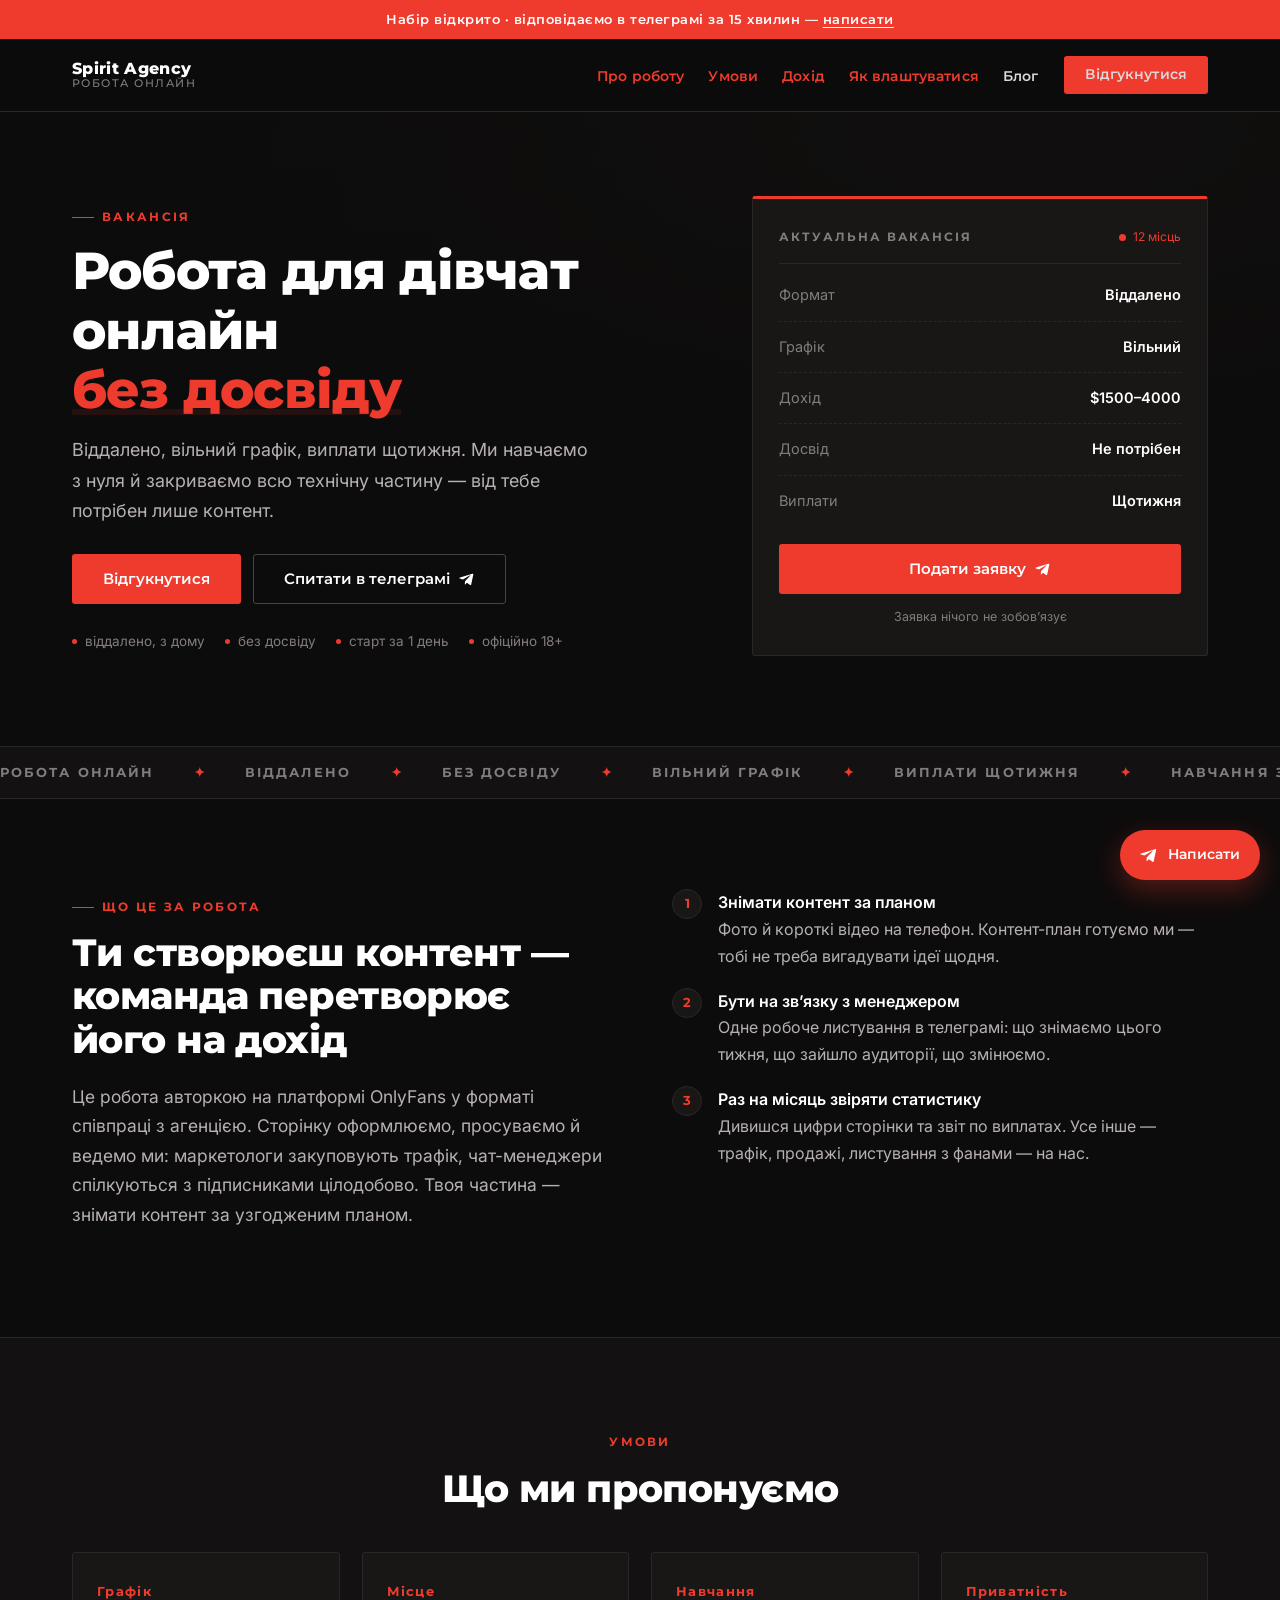
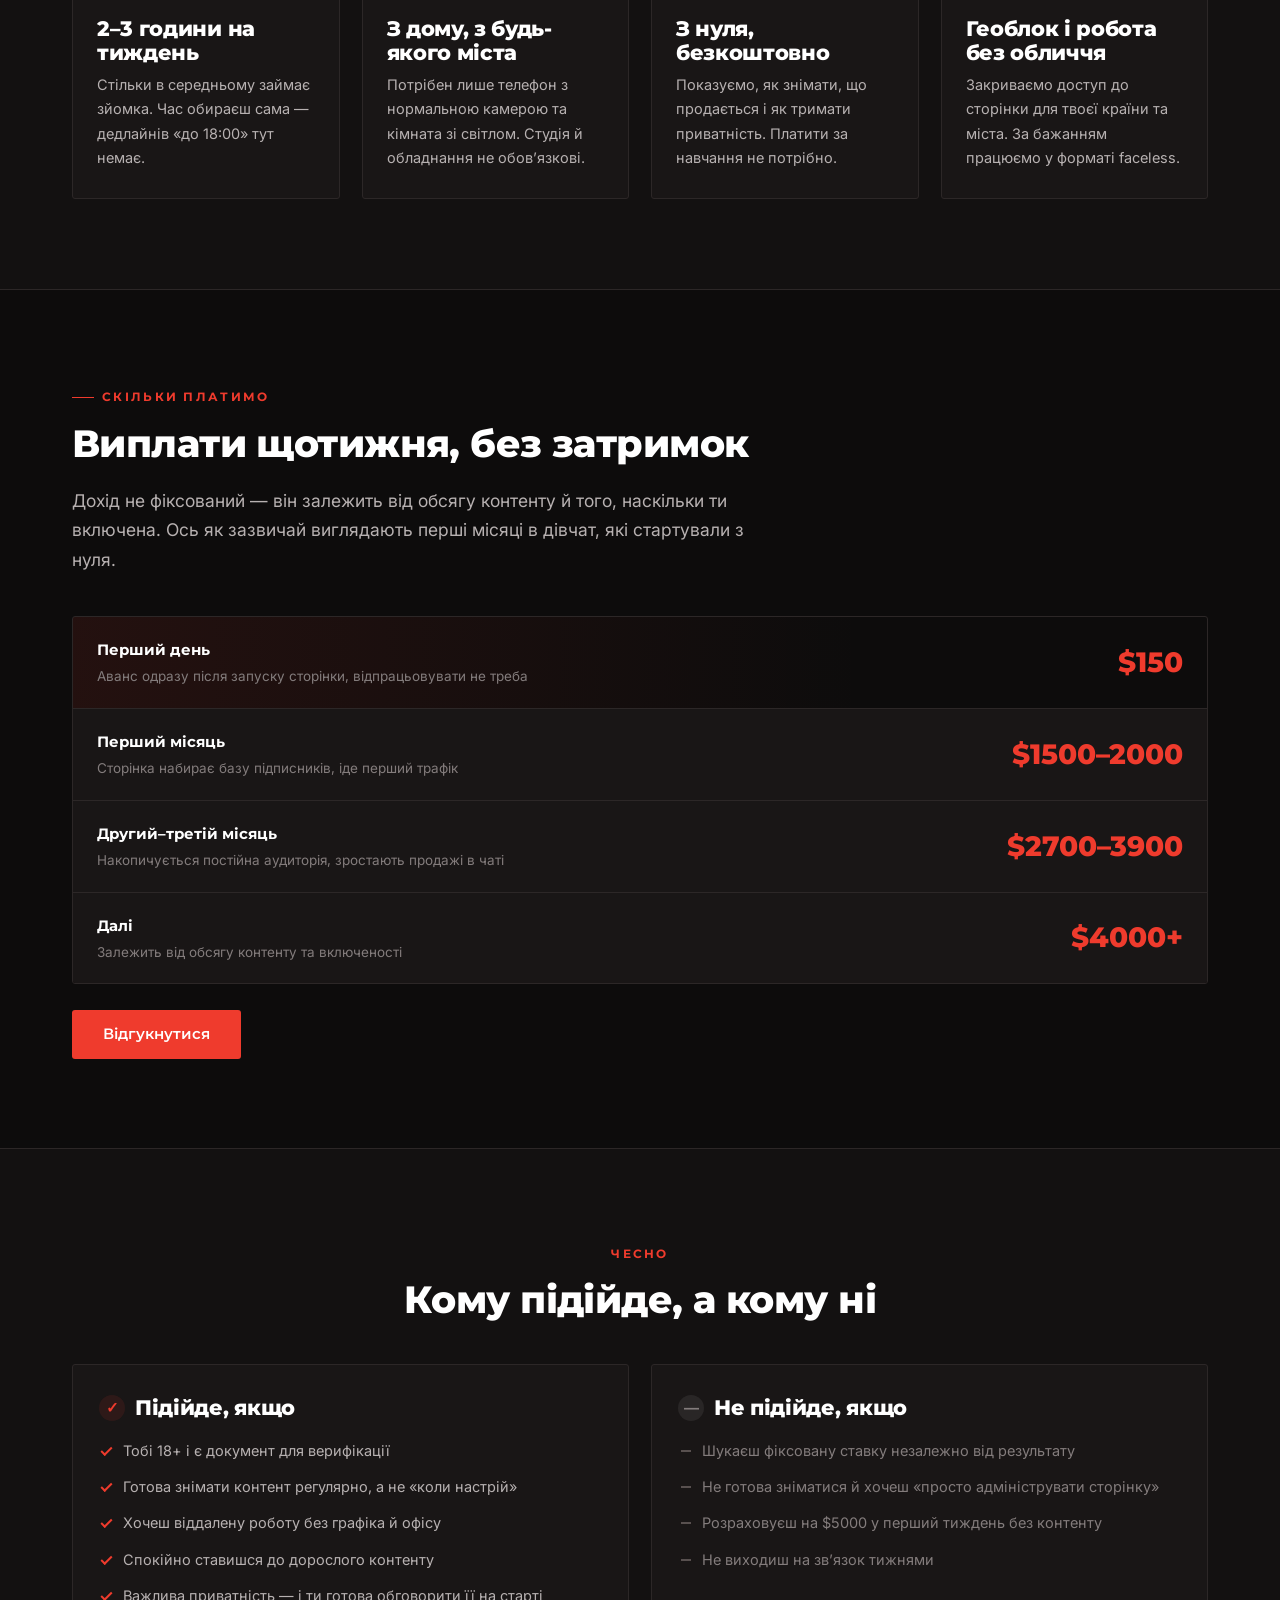
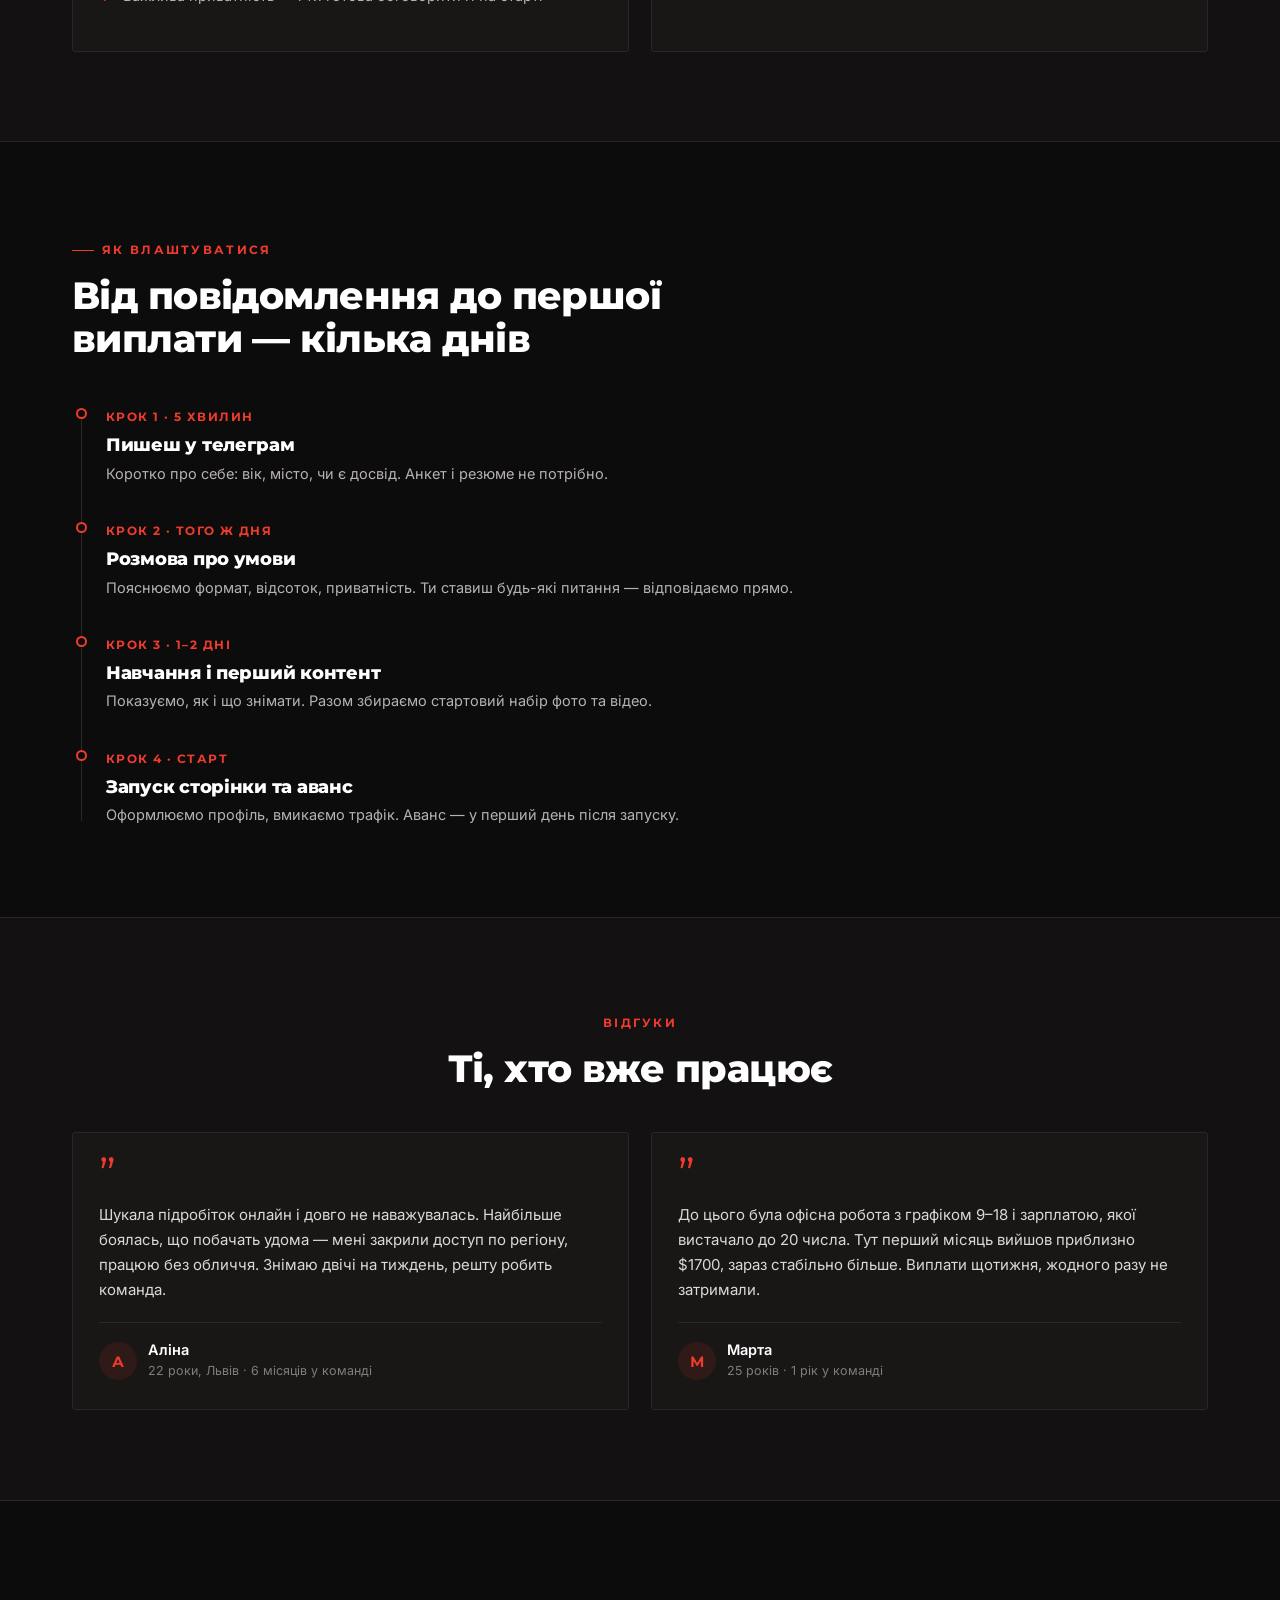
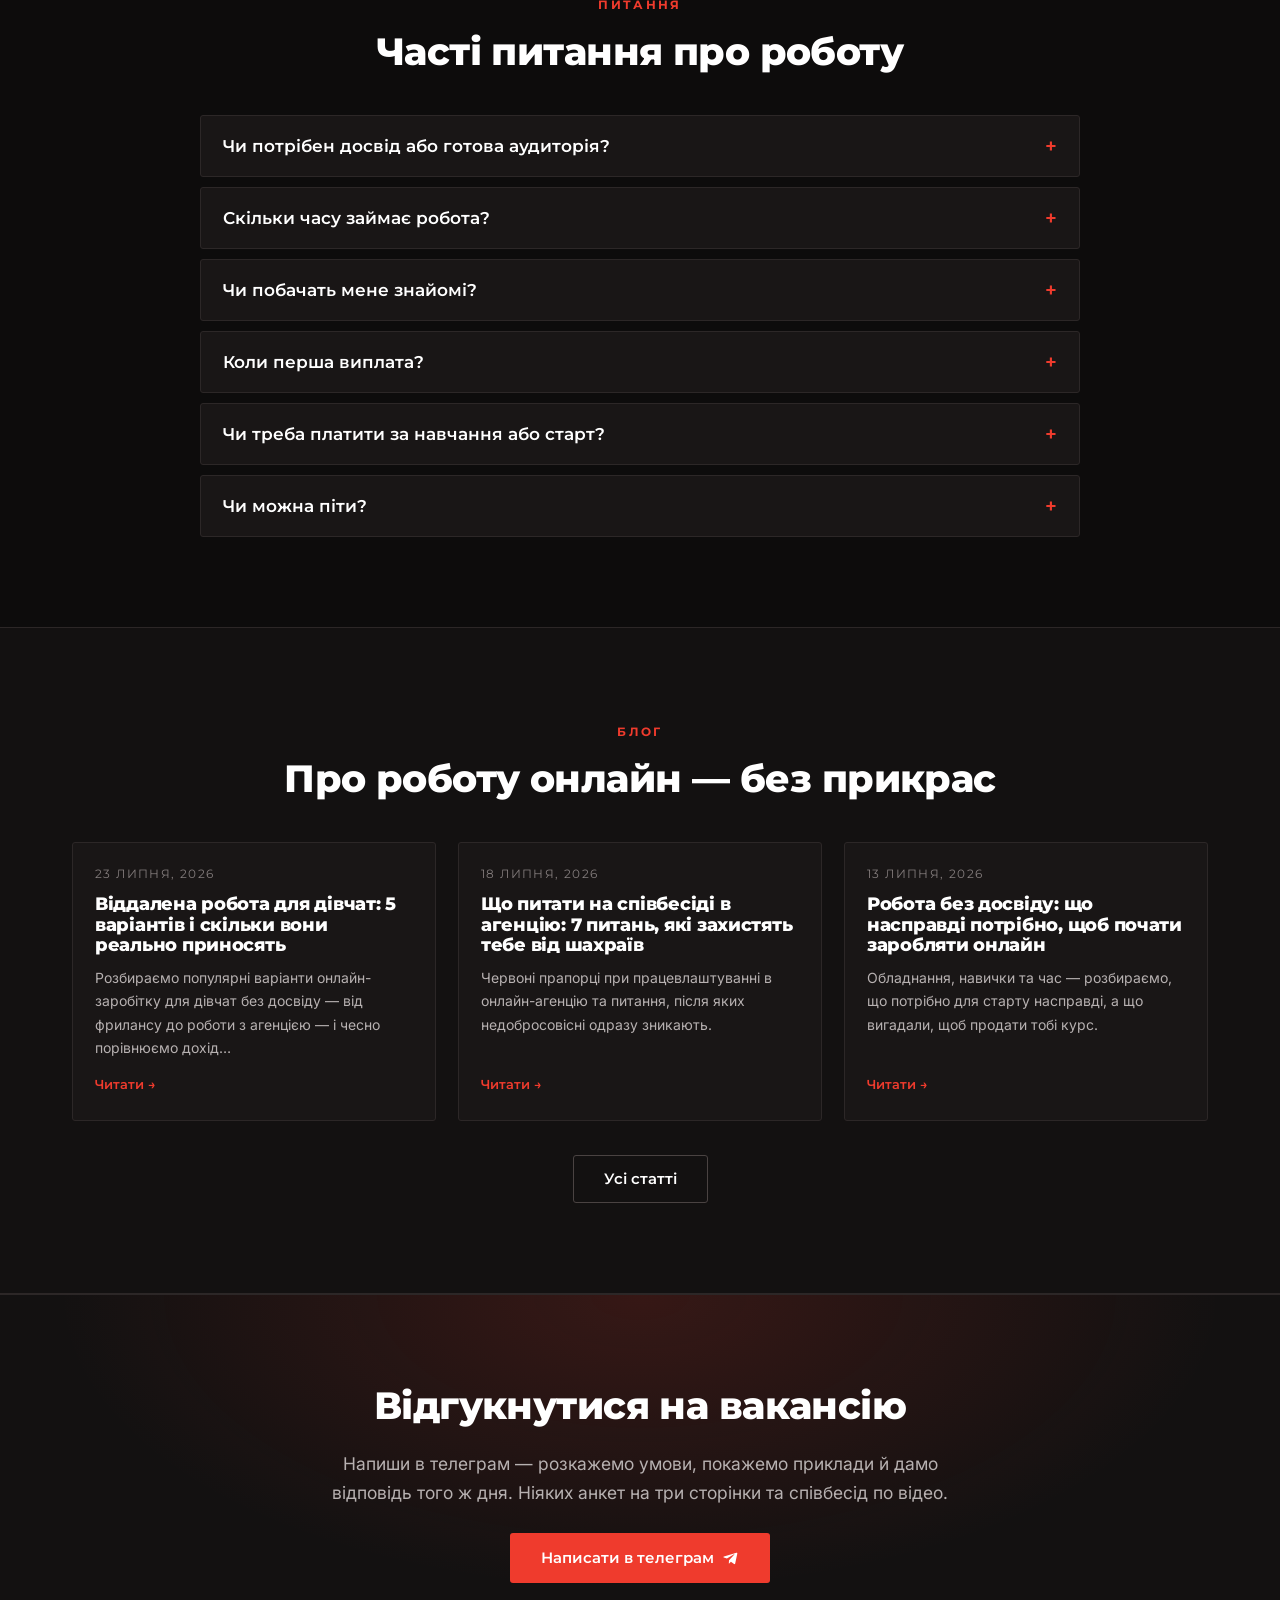
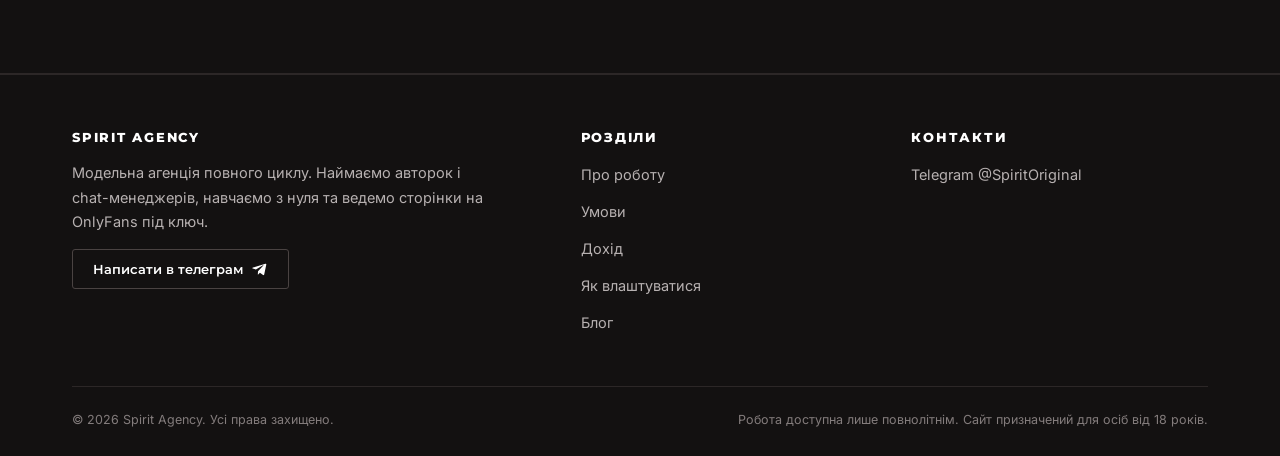
<file: index.html>
<!doctype html>
<html lang="uk">
<head>
	<meta charset="UTF-8">
	<meta name="viewport" content="width=device-width, initial-scale=1">
	<title>Робота для дівчат онлайн без досвіду — Spirit Agency</title>
<meta name='robots' content='max-image-preview:large' />
<meta name="description" content="Робота для дівчат онлайн без досвіду: віддалено, вільний графік, виплати щотижня та дохід від $1500. Навчаємо з нуля, старт за один день.">
<link rel="canonical" href="https://fun.spiritagency.space/">
<meta property="og:site_name" content="Spirit Agency">
<meta property="og:type" content="website">
<meta property="og:title" content="Робота для дівчат онлайн без досвіду — Spirit Agency">
<meta property="og:url" content="https://fun.spiritagency.space/">
<meta property="og:image" content="https://fun.spiritagency.space/og.jpg">
<meta property="og:image:width" content="1200">
<meta property="og:image:height" content="630">
<meta property="og:locale" content="uk">
<meta property="og:description" content="Робота для дівчат онлайн без досвіду: віддалено, вільний графік, виплати щотижня та дохід від $1500. Навчаємо з нуля, старт за один день.">
<meta name="twitter:card" content="summary_large_image">
<meta name="theme-color" content="#ef3b2d">
<meta name="rating" content="adult">
<link rel='dns-prefetch' href='//fonts.googleapis.com' />
<link href='https://fonts.gstatic.com' crossorigin rel='preconnect' />
<script type="application/ld+json">{"@context":"https://schema.org","@graph":[{"@type":"Organization","@id":"https://fun.spiritagency.space/#organization","name":"Spirit Agency","url":"https://fun.spiritagency.space/","description":"Робота для дівчат онлайн без досвіду: віддалено, вільний графік, виплати щотижня та дохід від $1500. Навчаємо з нуля, старт за один день.","sameAs":["https://t.me/SpiritOriginal"],"contactPoint":[{"@type":"ContactPoint","contactType":"recruitment","url":"https://t.me/SpiritOriginal","areaServed":"UA"}]},{"@type":"WebSite","@id":"https://fun.spiritagency.space/#website","url":"https://fun.spiritagency.space/","name":"Spirit Agency","publisher":{"@id":"https://fun.spiritagency.space/#organization"},"inLanguage":"uk"},{"@type":"FAQPage","@id":"https://fun.spiritagency.space/#faq","mainEntity":[{"@type":"Question","name":"Чи потрібен досвід або готова аудиторія?","acceptedAnswer":{"@type":"Answer","text":"Ні. Більшість дівчат приходять без досвіду й без підписників. Навчання безкоштовне, сторінку та трафік ми беремо на себе."}},{"@type":"Question","name":"Скільки часу займає робота?","acceptedAnswer":{"@type":"Answer","text":"У середньому 2–3 години на тиждень на зйомку контенту. Спілкування з підписниками та продажі — це робота чат-менеджерів, не твоя."}},{"@type":"Question","name":"Чи побачать мене знайомі?","acceptedAnswer":{"@type":"Answer","text":"Ми блокуємо доступ до сторінки для країни й міста, які ти вкажеш, і за потреби працюємо у форматі без обличчя. За понад два роки роботи витоків особистих даних не було."}},{"@type":"Question","name":"Коли перша виплата?","acceptedAnswer":{"@type":"Answer","text":"Аванс приходить у перший день після запуску сторінки, далі виплати щотижня. Аванс — не позика, відпрацьовувати його не потрібно."}},{"@type":"Question","name":"Чи треба платити за навчання або старт?","acceptedAnswer":{"@type":"Answer","text":"Ні. Ми не беремо грошей ані за навчання, ані за запуск сторінки. Агенція заробляє тільки відсотком від доходу сторінки."}},{"@type":"Question","name":"Чи можна піти?","acceptedAnswer":{"@type":"Answer","text":"Так, у будь-який момент і без штрафів. Сторінка залишається твоєю."}}]}]}</script>
<style id="wp-img-auto-sizes-contain-inline-css">
img:is([sizes=auto i],[sizes^="auto," i]){contain-intrinsic-size:3000px 1500px}
/*# sourceURL=wp-img-auto-sizes-contain-inline-css */
</style>
<style id="wp-block-library-inline-css">
:root{--wp-block-synced-color:#7a00df;--wp-block-synced-color--rgb:122,0,223;--wp-bound-block-color:var(--wp-block-synced-color);--wp-editor-canvas-background:#ddd;--wp-admin-theme-color:#007cba;--wp-admin-theme-color--rgb:0,124,186;--wp-admin-theme-color-darker-10:#006ba1;--wp-admin-theme-color-darker-10--rgb:0,107,160.5;--wp-admin-theme-color-darker-20:#005a87;--wp-admin-theme-color-darker-20--rgb:0,90,135;--wp-admin-border-width-focus:2px}@media (min-resolution:192dpi){:root{--wp-admin-border-width-focus:1.5px}}.wp-element-button{cursor:pointer}:root .has-very-light-gray-background-color{background-color:#eee}:root .has-very-dark-gray-background-color{background-color:#313131}:root .has-very-light-gray-color{color:#eee}:root .has-very-dark-gray-color{color:#313131}:root .has-vivid-green-cyan-to-vivid-cyan-blue-gradient-background{background:linear-gradient(135deg,#00d084,#0693e3)}:root .has-purple-crush-gradient-background{background:linear-gradient(135deg,#34e2e4,#4721fb 50%,#ab1dfe)}:root .has-hazy-dawn-gradient-background{background:linear-gradient(135deg,#faaca8,#dad0ec)}:root .has-subdued-olive-gradient-background{background:linear-gradient(135deg,#fafae1,#67a671)}:root .has-atomic-cream-gradient-background{background:linear-gradient(135deg,#fdd79a,#004a59)}:root .has-nightshade-gradient-background{background:linear-gradient(135deg,#330968,#31cdcf)}:root .has-midnight-gradient-background{background:linear-gradient(135deg,#020381,#2874fc)}:root{--wp--preset--font-size--normal:16px;--wp--preset--font-size--huge:42px}.has-regular-font-size{font-size:1em}.has-larger-font-size{font-size:2.625em}.has-normal-font-size{font-size:var(--wp--preset--font-size--normal)}.has-huge-font-size{font-size:var(--wp--preset--font-size--huge)}:root .has-text-align-center{text-align:center}:root .has-text-align-left{text-align:left}:root .has-text-align-right{text-align:right}.has-fit-text{white-space:nowrap!important}#end-resizable-editor-section{display:none}.aligncenter{clear:both}.items-justified-left{justify-content:flex-start}.items-justified-center{justify-content:center}.items-justified-right{justify-content:flex-end}.items-justified-space-between{justify-content:space-between}.screen-reader-text{word-wrap:normal!important;border:0;clip-path:inset(50%);height:1px;margin:-1px;overflow:hidden;padding:0;position:absolute;width:1px;word-break:normal!important}.screen-reader-text:focus{background-color:#ddd;clip-path:none;color:#444;display:block;font-size:1em;height:auto;left:5px;line-height:normal;padding:15px 23px 14px;text-decoration:none;top:5px;width:auto;z-index:100000}html :where(.has-border-color){border-style:solid}html :where([style^=border-color],[style*=";border-color"],[style*="; border-color"]){border-style:solid}html :where([style^=border-top-color],[style*=";border-top-color"],[style*="; border-top-color"]){border-top-style:solid}html :where([style^=border-right-color],[style*=";border-right-color"],[style*="; border-right-color"]){border-right-style:solid}html :where([style^=border-bottom-color],[style*=";border-bottom-color"],[style*="; border-bottom-color"]){border-bottom-style:solid}html :where([style^=border-left-color],[style*=";border-left-color"],[style*="; border-left-color"]){border-left-style:solid}html :where([style^=border-width],[style*=";border-width"],[style*="; border-width"]){border-style:solid}html :where([style^=border-top-width],[style*=";border-top-width"],[style*="; border-top-width"]){border-top-style:solid}html :where([style^=border-right-width],[style*=";border-right-width"],[style*="; border-right-width"]){border-right-style:solid}html :where([style^=border-bottom-width],[style*=";border-bottom-width"],[style*="; border-bottom-width"]){border-bottom-style:solid}html :where([style^=border-left-width],[style*=";border-left-width"],[style*="; border-left-width"]){border-left-style:solid}html :where(img[class*=wp-image-]){height:auto;max-width:100%}:where(figure){margin:0 0 1em}html :where(.is-position-sticky){--wp-admin--admin-bar--position-offset:var(--wp-admin--admin-bar--height,0px)}@media screen and (max-width:600px){html :where(.is-position-sticky){--wp-admin--admin-bar--position-offset:0px}}

/*# sourceURL=/assets/core/css/dist/block-library/common.min.css */
</style>

<style id="global-styles-inline-css">
:root{--wp--preset--aspect-ratio--square: 1;--wp--preset--aspect-ratio--4-3: 4/3;--wp--preset--aspect-ratio--3-4: 3/4;--wp--preset--aspect-ratio--3-2: 3/2;--wp--preset--aspect-ratio--2-3: 2/3;--wp--preset--aspect-ratio--16-9: 16/9;--wp--preset--aspect-ratio--9-16: 9/16;--wp--preset--color--black: #000000;--wp--preset--color--cyan-bluish-gray: #abb8c3;--wp--preset--color--white: #ffffff;--wp--preset--color--pale-pink: #f78da7;--wp--preset--color--vivid-red: #cf2e2e;--wp--preset--color--luminous-vivid-orange: #ff6900;--wp--preset--color--luminous-vivid-amber: #fcb900;--wp--preset--color--light-green-cyan: #7bdcb5;--wp--preset--color--vivid-green-cyan: #00d084;--wp--preset--color--pale-cyan-blue: #8ed1fc;--wp--preset--color--vivid-cyan-blue: #0693e3;--wp--preset--color--vivid-purple: #9b51e0;--wp--preset--color--bg: #0d0c0c;--wp--preset--color--panel: #191616;--wp--preset--color--accent: #ef3b2d;--wp--preset--color--text: #b7b1b1;--wp--preset--color--line: #2c2727;--wp--preset--gradient--vivid-cyan-blue-to-vivid-purple: linear-gradient(135deg,rgb(6,147,227) 0%,rgb(155,81,224) 100%);--wp--preset--gradient--light-green-cyan-to-vivid-green-cyan: linear-gradient(135deg,rgb(122,220,180) 0%,rgb(0,208,130) 100%);--wp--preset--gradient--luminous-vivid-amber-to-luminous-vivid-orange: linear-gradient(135deg,rgb(252,185,0) 0%,rgb(255,105,0) 100%);--wp--preset--gradient--luminous-vivid-orange-to-vivid-red: linear-gradient(135deg,rgb(255,105,0) 0%,rgb(207,46,46) 100%);--wp--preset--gradient--very-light-gray-to-cyan-bluish-gray: linear-gradient(135deg,rgb(238,238,238) 0%,rgb(169,184,195) 100%);--wp--preset--gradient--cool-to-warm-spectrum: linear-gradient(135deg,rgb(74,234,220) 0%,rgb(151,120,209) 20%,rgb(207,42,186) 40%,rgb(238,44,130) 60%,rgb(251,105,98) 80%,rgb(254,248,76) 100%);--wp--preset--gradient--blush-light-purple: linear-gradient(135deg,rgb(255,206,236) 0%,rgb(152,150,240) 100%);--wp--preset--gradient--blush-bordeaux: linear-gradient(135deg,rgb(254,205,165) 0%,rgb(254,45,45) 50%,rgb(107,0,62) 100%);--wp--preset--gradient--luminous-dusk: linear-gradient(135deg,rgb(255,203,112) 0%,rgb(199,81,192) 50%,rgb(65,88,208) 100%);--wp--preset--gradient--pale-ocean: linear-gradient(135deg,rgb(255,245,203) 0%,rgb(182,227,212) 50%,rgb(51,167,181) 100%);--wp--preset--gradient--electric-grass: linear-gradient(135deg,rgb(202,248,128) 0%,rgb(113,206,126) 100%);--wp--preset--gradient--midnight: linear-gradient(135deg,rgb(2,3,129) 0%,rgb(40,116,252) 100%);--wp--preset--font-size--small: 13px;--wp--preset--font-size--medium: clamp(14px, 0.875rem + ((1vw - 3.2px) * 0.789), 20px);--wp--preset--font-size--large: clamp(22.041px, 1.378rem + ((1vw - 3.2px) * 1.837), 36px);--wp--preset--font-size--x-large: clamp(25.014px, 1.563rem + ((1vw - 3.2px) * 2.235), 42px);--wp--preset--font-family--body: Inter, -apple-system, 'Segoe UI', Roboto, Arial, sans-serif;--wp--preset--font-family--head: Montserrat, -apple-system, 'Segoe UI', Arial, sans-serif;--wp--preset--spacing--20: 0.44rem;--wp--preset--spacing--30: 0.67rem;--wp--preset--spacing--40: 1rem;--wp--preset--spacing--50: 1.5rem;--wp--preset--spacing--60: 2.25rem;--wp--preset--spacing--70: 3.38rem;--wp--preset--spacing--80: 5.06rem;--wp--preset--shadow--natural: 6px 6px 9px rgba(0, 0, 0, 0.2);--wp--preset--shadow--deep: 12px 12px 50px rgba(0, 0, 0, 0.4);--wp--preset--shadow--sharp: 6px 6px 0px rgba(0, 0, 0, 0.2);--wp--preset--shadow--outlined: 6px 6px 0px -3px rgb(255, 255, 255), 6px 6px rgb(0, 0, 0);--wp--preset--shadow--crisp: 6px 6px 0px rgb(0, 0, 0);}.wp-block-button{--wp--preset--dimension--25: 25%;--wp--preset--dimension--50: 50%;--wp--preset--dimension--75: 75%;--wp--preset--dimension--100: 100%;}:root { --wp--style--global--content-size: 800px;--wp--style--global--wide-size: 1080px; }:where(body) { margin: 0; }.wp-site-blocks > .alignleft { float: left; margin-right: 2em; }.wp-site-blocks > .alignright { float: right; margin-left: 2em; }.wp-site-blocks > .aligncenter { justify-content: center; margin-left: auto; margin-right: auto; }:where(.wp-site-blocks) > * { margin-block-start: 24px; margin-block-end: 0; }:where(.wp-site-blocks) > :first-child { margin-block-start: 0; }:where(.wp-site-blocks) > :last-child { margin-block-end: 0; }:root { --wp--style--block-gap: 24px; }:root :where(.is-layout-flow) > :first-child{margin-block-start: 0;}:root :where(.is-layout-flow) > :last-child{margin-block-end: 0;}:root :where(.is-layout-flow) > *{margin-block-start: 24px;margin-block-end: 0;}:root :where(.is-layout-constrained) > :first-child{margin-block-start: 0;}:root :where(.is-layout-constrained) > :last-child{margin-block-end: 0;}:root :where(.is-layout-constrained) > *{margin-block-start: 24px;margin-block-end: 0;}:root :where(.is-layout-flex){gap: 24px;}:root :where(.is-layout-grid){gap: 24px;}.is-layout-flow > .alignleft{float: left;margin-inline-start: 0;margin-inline-end: 2em;}.is-layout-flow > .alignright{float: right;margin-inline-start: 2em;margin-inline-end: 0;}.is-layout-flow > .aligncenter{margin-left: auto !important;margin-right: auto !important;}.is-layout-constrained > .alignleft{float: left;margin-inline-start: 0;margin-inline-end: 2em;}.is-layout-constrained > .alignright{float: right;margin-inline-start: 2em;margin-inline-end: 0;}.is-layout-constrained > .aligncenter{margin-left: auto !important;margin-right: auto !important;}.is-layout-constrained > :where(:not(.alignleft):not(.alignright):not(.alignfull)){max-width: var(--wp--style--global--content-size);margin-left: auto !important;margin-right: auto !important;}.is-layout-constrained > .alignwide{max-width: var(--wp--style--global--wide-size);}body .is-layout-flex{display: flex;}.is-layout-flex{flex-wrap: wrap;align-items: center;}.is-layout-flex > :is(*, div){margin: 0;}body .is-layout-grid{display: grid;}.is-layout-grid > :is(*, div){margin: 0;}body{background-color: var(--wp--preset--color--bg);color: var(--wp--preset--color--text);font-family: var(--wp--preset--font-family--body);line-height: 1.68;padding-top: 0px;padding-right: 0px;padding-bottom: 0px;padding-left: 0px;}a:where(:not(.wp-element-button)){color: var(--wp--preset--color--accent);}h1{color: var(--wp--preset--color--white);font-family: var(--wp--preset--font-family--head);}h2{color: var(--wp--preset--color--white);font-family: var(--wp--preset--font-family--head);}h3{color: var(--wp--preset--color--white);font-family: var(--wp--preset--font-family--head);}:root :where(.wp-element-button, .wp-block-button__link){background-color: #32373c;border-width: 0;color: #fff;font-family: inherit;font-size: inherit;font-style: inherit;font-weight: inherit;letter-spacing: inherit;line-height: inherit;padding-top: calc(0.667em + 2px);padding-right: calc(1.333em + 2px);padding-bottom: calc(0.667em + 2px);padding-left: calc(1.333em + 2px);text-decoration: none;text-transform: inherit;}.has-black-color{color: var(--wp--preset--color--black) !important;}.has-cyan-bluish-gray-color{color: var(--wp--preset--color--cyan-bluish-gray) !important;}.has-white-color{color: var(--wp--preset--color--white) !important;}.has-pale-pink-color{color: var(--wp--preset--color--pale-pink) !important;}.has-vivid-red-color{color: var(--wp--preset--color--vivid-red) !important;}.has-luminous-vivid-orange-color{color: var(--wp--preset--color--luminous-vivid-orange) !important;}.has-luminous-vivid-amber-color{color: var(--wp--preset--color--luminous-vivid-amber) !important;}.has-light-green-cyan-color{color: var(--wp--preset--color--light-green-cyan) !important;}.has-vivid-green-cyan-color{color: var(--wp--preset--color--vivid-green-cyan) !important;}.has-pale-cyan-blue-color{color: var(--wp--preset--color--pale-cyan-blue) !important;}.has-vivid-cyan-blue-color{color: var(--wp--preset--color--vivid-cyan-blue) !important;}.has-vivid-purple-color{color: var(--wp--preset--color--vivid-purple) !important;}.has-bg-color{color: var(--wp--preset--color--bg) !important;}.has-panel-color{color: var(--wp--preset--color--panel) !important;}.has-accent-color{color: var(--wp--preset--color--accent) !important;}.has-text-color{color: var(--wp--preset--color--text) !important;}.has-line-color{color: var(--wp--preset--color--line) !important;}.has-black-background-color{background-color: var(--wp--preset--color--black) !important;}.has-cyan-bluish-gray-background-color{background-color: var(--wp--preset--color--cyan-bluish-gray) !important;}.has-white-background-color{background-color: var(--wp--preset--color--white) !important;}.has-pale-pink-background-color{background-color: var(--wp--preset--color--pale-pink) !important;}.has-vivid-red-background-color{background-color: var(--wp--preset--color--vivid-red) !important;}.has-luminous-vivid-orange-background-color{background-color: var(--wp--preset--color--luminous-vivid-orange) !important;}.has-luminous-vivid-amber-background-color{background-color: var(--wp--preset--color--luminous-vivid-amber) !important;}.has-light-green-cyan-background-color{background-color: var(--wp--preset--color--light-green-cyan) !important;}.has-vivid-green-cyan-background-color{background-color: var(--wp--preset--color--vivid-green-cyan) !important;}.has-pale-cyan-blue-background-color{background-color: var(--wp--preset--color--pale-cyan-blue) !important;}.has-vivid-cyan-blue-background-color{background-color: var(--wp--preset--color--vivid-cyan-blue) !important;}.has-vivid-purple-background-color{background-color: var(--wp--preset--color--vivid-purple) !important;}.has-bg-background-color{background-color: var(--wp--preset--color--bg) !important;}.has-panel-background-color{background-color: var(--wp--preset--color--panel) !important;}.has-accent-background-color{background-color: var(--wp--preset--color--accent) !important;}.has-text-background-color{background-color: var(--wp--preset--color--text) !important;}.has-line-background-color{background-color: var(--wp--preset--color--line) !important;}.has-black-border-color{border-color: var(--wp--preset--color--black) !important;}.has-cyan-bluish-gray-border-color{border-color: var(--wp--preset--color--cyan-bluish-gray) !important;}.has-white-border-color{border-color: var(--wp--preset--color--white) !important;}.has-pale-pink-border-color{border-color: var(--wp--preset--color--pale-pink) !important;}.has-vivid-red-border-color{border-color: var(--wp--preset--color--vivid-red) !important;}.has-luminous-vivid-orange-border-color{border-color: var(--wp--preset--color--luminous-vivid-orange) !important;}.has-luminous-vivid-amber-border-color{border-color: var(--wp--preset--color--luminous-vivid-amber) !important;}.has-light-green-cyan-border-color{border-color: var(--wp--preset--color--light-green-cyan) !important;}.has-vivid-green-cyan-border-color{border-color: var(--wp--preset--color--vivid-green-cyan) !important;}.has-pale-cyan-blue-border-color{border-color: var(--wp--preset--color--pale-cyan-blue) !important;}.has-vivid-cyan-blue-border-color{border-color: var(--wp--preset--color--vivid-cyan-blue) !important;}.has-vivid-purple-border-color{border-color: var(--wp--preset--color--vivid-purple) !important;}.has-bg-border-color{border-color: var(--wp--preset--color--bg) !important;}.has-panel-border-color{border-color: var(--wp--preset--color--panel) !important;}.has-accent-border-color{border-color: var(--wp--preset--color--accent) !important;}.has-text-border-color{border-color: var(--wp--preset--color--text) !important;}.has-line-border-color{border-color: var(--wp--preset--color--line) !important;}.has-vivid-cyan-blue-to-vivid-purple-gradient-background{background: var(--wp--preset--gradient--vivid-cyan-blue-to-vivid-purple) !important;}.has-light-green-cyan-to-vivid-green-cyan-gradient-background{background: var(--wp--preset--gradient--light-green-cyan-to-vivid-green-cyan) !important;}.has-luminous-vivid-amber-to-luminous-vivid-orange-gradient-background{background: var(--wp--preset--gradient--luminous-vivid-amber-to-luminous-vivid-orange) !important;}.has-luminous-vivid-orange-to-vivid-red-gradient-background{background: var(--wp--preset--gradient--luminous-vivid-orange-to-vivid-red) !important;}.has-very-light-gray-to-cyan-bluish-gray-gradient-background{background: var(--wp--preset--gradient--very-light-gray-to-cyan-bluish-gray) !important;}.has-cool-to-warm-spectrum-gradient-background{background: var(--wp--preset--gradient--cool-to-warm-spectrum) !important;}.has-blush-light-purple-gradient-background{background: var(--wp--preset--gradient--blush-light-purple) !important;}.has-blush-bordeaux-gradient-background{background: var(--wp--preset--gradient--blush-bordeaux) !important;}.has-luminous-dusk-gradient-background{background: var(--wp--preset--gradient--luminous-dusk) !important;}.has-pale-ocean-gradient-background{background: var(--wp--preset--gradient--pale-ocean) !important;}.has-electric-grass-gradient-background{background: var(--wp--preset--gradient--electric-grass) !important;}.has-midnight-gradient-background{background: var(--wp--preset--gradient--midnight) !important;}.has-small-font-size{font-size: var(--wp--preset--font-size--small) !important;}.has-medium-font-size{font-size: var(--wp--preset--font-size--medium) !important;}.has-large-font-size{font-size: var(--wp--preset--font-size--large) !important;}.has-x-large-font-size{font-size: var(--wp--preset--font-size--x-large) !important;}.has-body-font-family{font-family: var(--wp--preset--font-family--body) !important;}.has-head-font-family{font-family: var(--wp--preset--font-family--head) !important;}
/*# sourceURL=global-styles-inline-css */
</style>

<link rel='stylesheet' id='swork-fonts-css' href='https://fonts.googleapis.com/css2?family=Inter:wght@400;500;600&#038;family=Montserrat:wght@600;700;800&#038;display=swap' media='all' />
<link rel='stylesheet' id='swork-style-css' href='/assets/theme/style.css?ver=1.0.0' media='all' />
<link rel="canonical" href="https://fun.spiritagency.space/" />
</head>

<body class="home wp-singular page-template-default page page-id-4 wp-embed-responsive wp-theme-spirit-work">

<a class="sw-skip sw-sr" href="#sw-main">Перейти до вмісту</a>

	<div class="sw-bar">
		Набір відкрито · відповідаємо в телеграмі за 15 хвилин —
		<a href="https://t.me/SpiritOriginal" target="_blank" rel="nofollow noopener">
			написати		</a>
	</div>

<header class="sw-head">
	<div class="sw-wrap sw-head__in">

		<div class="sw-logo">
							<a class="sw-logo__name" href="/">
					Spirit Agency											<span class="sw-logo__sub">Робота онлайн</span>
									</a>
					</div>

		<button class="sw-burger" id="sw-burger" aria-expanded="false" aria-controls="sw-nav"
			aria-label="Меню"><span></span></button>

		<nav class="sw-nav" id="sw-nav" aria-label="Головне меню">
			<ul id="menu-%d0%b3%d0%be%d0%bb%d0%be%d0%b2%d0%bd%d0%b5-%d0%bc%d0%b5%d0%bd%d1%8e" class="menu"><li id="menu-item-10" class="menu-item menu-item-type-custom menu-item-object-custom current-menu-item current_page_item menu-item-home menu-item-10"><a href="/#about-job" aria-current="page">Про роботу</a></li>
<li id="menu-item-11" class="menu-item menu-item-type-custom menu-item-object-custom current-menu-item current_page_item menu-item-home menu-item-11"><a href="/#terms" aria-current="page">Умови</a></li>
<li id="menu-item-12" class="menu-item menu-item-type-custom menu-item-object-custom current-menu-item current_page_item menu-item-home menu-item-12"><a href="/#pay" aria-current="page">Дохід</a></li>
<li id="menu-item-13" class="menu-item menu-item-type-custom menu-item-object-custom current-menu-item current_page_item menu-item-home menu-item-13"><a href="/#flow" aria-current="page">Як влаштуватися</a></li>
<li id="menu-item-14" class="menu-item menu-item-type-post_type menu-item-object-page menu-item-14"><a href="/blog/">Блог</a></li>
</ul><a class="sw-btn sw-btn--fill sw-btn--sm" href="https://t.me/SpiritOriginal" target="_blank" rel="nofollow noopener">Відгукнутися</a>		</nav>

	</div>
</header>

<main id="sw-main">

<!-- ВАКАНСИЯ -->
<section class="sw-hero" id="top">
	<div class="sw-hero__bg" style="background-image:radial-gradient(90% 80% at 80% 10%, #2b2422 0%, #151211 50%, #0d0c0c 100%)"></div>

	<div class="sw-wrap sw-hero__in">

		<div>
			<span class="sw-kicker">Вакансія</span>
			<h1>
				<span>Робота для дівчат онлайн</span>
									<span class="sw-slash">без досвіду</span>
							</h1>

			<p class="sw-hero__sub">Віддалено, вільний графік, виплати щотижня. Ми навчаємо з нуля й закриваємо всю технічну частину — від тебе потрібен лише контент.</p>

			<div class="sw-btns">
				<a class="sw-btn sw-btn--fill" href="https://t.me/SpiritOriginal" target="_blank" rel="nofollow noopener">Відгукнутися</a><a class="sw-btn sw-btn--line" href="https://t.me/SpiritOriginal" target="_blank" rel="nofollow noopener">Спитати в телеграмі<svg viewBox="0 0 24 24" aria-hidden="true" focusable="false"><path d="M9.04 15.47 8.7 20.2c.48 0 .69-.2.94-.45l2.26-2.16 4.69 3.43c.86.48 1.48.23 1.71-.79l3.1-14.53c.3-1.28-.46-1.78-1.3-1.47L1.5 9.9c-1.25.48-1.23 1.17-.21 1.48l4.6 1.43L16.5 6.4c.5-.32.96-.14.58.18l-8.04 8.89Z"/></svg></a>			</div>

			<ul class="sw-hero__facts">
															<li>віддалено, з дому</li>
																				<li>без досвіду</li>
																				<li>старт за 1 день</li>
																				<li>офіційно 18+</li>
												</ul>
		</div>

		<aside class="sw-vac">
			<div class="sw-vac__top">
				<span class="sw-vac__label">Актуальна вакансія</span>
									<span class="sw-vac__live"><i></i>12 місць</span>
							</div>

							<div class="sw-vac__row">
					<span class="sw-vac__key">Формат</span>
					<span class="sw-vac__val">Віддалено</span>
				</div>
							<div class="sw-vac__row">
					<span class="sw-vac__key">Графік</span>
					<span class="sw-vac__val">Вільний</span>
				</div>
							<div class="sw-vac__row">
					<span class="sw-vac__key">Дохід</span>
					<span class="sw-vac__val">$1500–4000</span>
				</div>
							<div class="sw-vac__row">
					<span class="sw-vac__key">Досвід</span>
					<span class="sw-vac__val">Не потрібен</span>
				</div>
							<div class="sw-vac__row">
					<span class="sw-vac__key">Виплати</span>
					<span class="sw-vac__val">Щотижня</span>
				</div>
			
			<a class="sw-btn sw-btn--fill" href="https://t.me/SpiritOriginal" target="_blank" rel="nofollow noopener">Подати заявку<svg viewBox="0 0 24 24" aria-hidden="true" focusable="false"><path d="M9.04 15.47 8.7 20.2c.48 0 .69-.2.94-.45l2.26-2.16 4.69 3.43c.86.48 1.48.23 1.71-.79l3.1-14.53c.3-1.28-.46-1.78-1.3-1.47L1.5 9.9c-1.25.48-1.23 1.17-.21 1.48l4.6 1.43L16.5 6.4c.5-.32.96-.14.58.18l-8.04 8.89Z"/></svg></a>			<p class="sw-vac__note">Заявка нічого не зобов’язує</p>
		</aside>

	</div>
</section>

	<div class="sw-ticker" aria-hidden="true">
		<div class="sw-ticker__track">
			<span>Робота онлайн</span><span>Віддалено</span><span>Без досвіду</span><span>Вільний графік</span><span>Виплати щотижня</span><span>Навчання з нуля</span><span>Анонімно</span><span>Робота онлайн</span><span>Віддалено</span><span>Без досвіду</span><span>Вільний графік</span><span>Виплати щотижня</span><span>Навчання з нуля</span><span>Анонімно</span>		</div>
	</div>

<!-- ЧТО ЗА РАБОТА -->
<section class="sw-sec" id="about-job">
	<div class="sw-wrap">
		<div class="sw-cols sw-cols--2" style="gap:clamp(30px,5vw,64px);align-items:start">

			<div class="sw-up">
				<span class="sw-kicker">Що це за робота</span>
				<h2>Ти створюєш контент — команда перетворює його на дохід</h2>
				<p class="sw-lead">Це робота авторкою на платформі OnlyFans у форматі співпраці з агенцією. Сторінку оформлюємо, просуваємо й ведемо ми: маркетологи закуповують трафік, чат-менеджери спілкуються з підписниками цілодобово. Твоя частина — знімати контент за узгодженим планом.</p>
			</div>

							<ul class="sw-list sw-up">
											<li>
							<b>Знімати контент за планом</b>
							Фото й короткі відео на телефон. Контент-план готуємо ми — тобі не треба вигадувати ідеї щодня.						</li>
											<li>
							<b>Бути на зв’язку з менеджером</b>
							Одне робоче листування в телеграмі: що знімаємо цього тижня, що зайшло аудиторії, що змінюємо.						</li>
											<li>
							<b>Раз на місяць звіряти статистику</b>
							Дивишся цифри сторінки та звіт по виплатах. Усе інше — трафік, продажі, листування з фанами — на нас.						</li>
									</ul>
			
		</div>
	</div>
</section>

	<!-- УСЛОВИЯ -->
	<section class="sw-sec sw-sec--panel" id="terms">
		<div class="sw-wrap">

			<div class="sw-title sw-title--mid sw-up">
				<span class="sw-kicker">Умови</span>
				<h2>Що ми пропонуємо</h2>
			</div>

			<div class="sw-cols sw-cols--4">
									<div class="sw-tile sw-up">
						<span class="sw-tile__n">Графік</span>
						<h3>2–3 години на тиждень</h3>
						<p>Стільки в середньому займає зйомка. Час обираєш сама — дедлайнів «до 18:00» тут немає.</p>
					</div>
									<div class="sw-tile sw-up">
						<span class="sw-tile__n">Місце</span>
						<h3>З дому, з будь-якого міста</h3>
						<p>Потрібен лише телефон з нормальною камерою та кімната зі світлом. Студія й обладнання не обов’язкові.</p>
					</div>
									<div class="sw-tile sw-up">
						<span class="sw-tile__n">Навчання</span>
						<h3>З нуля, безкоштовно</h3>
						<p>Показуємо, як знімати, що продається і як тримати приватність. Платити за навчання не потрібно.</p>
					</div>
									<div class="sw-tile sw-up">
						<span class="sw-tile__n">Приватність</span>
						<h3>Геоблок і робота без обличчя</h3>
						<p>Закриваємо доступ до сторінки для твоєї країни та міста. За бажанням працюємо у форматі faceless.</p>
					</div>
							</div>

		</div>
	</section>

	<!-- ДОХОД -->
	<section class="sw-sec" id="pay">
		<div class="sw-wrap">

			<div class="sw-title sw-up">
				<span class="sw-kicker">Скільки платимо</span>
				<h2>Виплати щотижня, без затримок</h2>
				<p class="sw-lead">Дохід не фіксований — він залежить від обсягу контенту й того, наскільки ти включена. Ось як зазвичай виглядають перші місяці в дівчат, які стартували з нуля.</p>
			</div>

			<div class="sw-pay sw-up">
									<div class="sw-pay__row sw-pay__row--hi">
						<div>
							<div class="sw-pay__when">Перший день</div>
							<p class="sw-pay__desc">Аванс одразу після запуску сторінки, відпрацьовувати не треба</p>
						</div>
						<div class="sw-pay__sum">$150</div>
					</div>
									<div class="sw-pay__row">
						<div>
							<div class="sw-pay__when">Перший місяць</div>
							<p class="sw-pay__desc">Сторінка набирає базу підписників, іде перший трафік</p>
						</div>
						<div class="sw-pay__sum">$1500–2000</div>
					</div>
									<div class="sw-pay__row">
						<div>
							<div class="sw-pay__when">Другий–третій місяць</div>
							<p class="sw-pay__desc">Накопичується постійна аудиторія, зростають продажі в чаті</p>
						</div>
						<div class="sw-pay__sum">$2700–3900</div>
					</div>
									<div class="sw-pay__row">
						<div>
							<div class="sw-pay__when">Далі</div>
							<p class="sw-pay__desc">Залежить від обсягу контенту та включеності</p>
						</div>
						<div class="sw-pay__sum">$4000+</div>
					</div>
							</div>

			<div class="sw-btns" style="margin-top:26px">
				<a class="sw-btn sw-btn--fill" href="https://t.me/SpiritOriginal" target="_blank" rel="nofollow noopener">Відгукнутися</a>			</div>

		</div>
	</section>

	<!-- КОМУ ПОДХОДИТ -->
	<section class="sw-sec sw-sec--panel" id="fit">
		<div class="sw-wrap">

			<div class="sw-title sw-title--mid sw-up">
				<span class="sw-kicker">Чесно</span>
				<h2>Кому підійде, а кому ні</h2>
			</div>

			<div class="sw-cols sw-cols--2">

				<div class="sw-fit sw-fit--yes sw-up">
					<h3><span class="sw-fit__ic">✓</span>Підійде, якщо</h3>
					<ul>
													<li>Тобі 18+ і є документ для верифікації</li>
													<li>Готова знімати контент регулярно, а не «коли настрій»</li>
													<li>Хочеш віддалену роботу без графіка й офісу</li>
													<li>Спокійно ставишся до дорослого контенту</li>
													<li>Важлива приватність — і ти готова обговорити її на старті</li>
											</ul>
				</div>

				<div class="sw-fit sw-fit--no sw-up">
					<h3><span class="sw-fit__ic">—</span>Не підійде, якщо</h3>
					<ul>
													<li>Шукаєш фіксовану ставку незалежно від результату</li>
													<li>Не готова зніматися й хочеш «просто адмініструвати сторінку»</li>
													<li>Розраховуєш на $5000 у перший тиждень без контенту</li>
													<li>Не виходиш на зв’язок тижнями</li>
											</ul>
				</div>

			</div>
		</div>
	</section>

	<!-- КАК УСТРОИТЬСЯ -->
	<section class="sw-sec" id="flow">
		<div class="sw-wrap">

			<div class="sw-title sw-up">
				<span class="sw-kicker">Як влаштуватися</span>
				<h2>Від повідомлення до першої виплати — кілька днів</h2>
			</div>

			<div class="sw-flow sw-up">
									<div class="sw-flow__item">
						<span class="sw-flow__time">Крок 1 · 5 хвилин</span>
						<h3>Пишеш у телеграм</h3>
						<p>Коротко про себе: вік, місто, чи є досвід. Анкет і резюме не потрібно.</p>
					</div>
									<div class="sw-flow__item">
						<span class="sw-flow__time">Крок 2 · того ж дня</span>
						<h3>Розмова про умови</h3>
						<p>Пояснюємо формат, відсоток, приватність. Ти ставиш будь-які питання — відповідаємо прямо.</p>
					</div>
									<div class="sw-flow__item">
						<span class="sw-flow__time">Крок 3 · 1–2 дні</span>
						<h3>Навчання і перший контент</h3>
						<p>Показуємо, як і що знімати. Разом збираємо стартовий набір фото та відео.</p>
					</div>
									<div class="sw-flow__item">
						<span class="sw-flow__time">Крок 4 · старт</span>
						<h3>Запуск сторінки та аванс</h3>
						<p>Оформлюємо профіль, вмикаємо трафік. Аванс — у перший день після запуску.</p>
					</div>
							</div>

		</div>
	</section>

	<!-- ОТЗЫВЫ -->
	<section class="sw-sec sw-sec--panel" id="quotes">
		<div class="sw-wrap">

			<div class="sw-title sw-title--mid sw-up">
				<span class="sw-kicker">Відгуки</span>
				<h2>Ті, хто вже працює</h2>
			</div>

			<div class="sw-cols sw-cols--2">
									<div class="sw-quote sw-up">
						<p>Шукала підробіток онлайн і довго не наважувалась. Найбільше боялась, що побачать удома — мені закрили доступ по регіону, працюю без обличчя. Знімаю двічі на тиждень, решту робить команда.</p>
						<div class="sw-quote__by">
							<span class="sw-quote__pic">А</span>
							<span>
								<span class="sw-quote__name">Аліна</span>
								<span class="sw-quote__meta">22 роки, Львів · 6 місяців у команді</span>
							</span>
						</div>
					</div>
									<div class="sw-quote sw-up">
						<p>До цього була офісна робота з графіком 9–18 і зарплатою, якої вистачало до 20 числа. Тут перший місяць вийшов приблизно $1700, зараз стабільно більше. Виплати щотижня, жодного разу не затримали.</p>
						<div class="sw-quote__by">
							<span class="sw-quote__pic">М</span>
							<span>
								<span class="sw-quote__name">Марта</span>
								<span class="sw-quote__meta">25 років · 1 рік у команді</span>
							</span>
						</div>
					</div>
							</div>

		</div>
	</section>

	<!-- FAQ -->
	<section class="sw-sec" id="faq">
		<div class="sw-wrap">

			<div class="sw-title sw-title--mid sw-up">
				<span class="sw-kicker">Питання</span>
				<h2>Часті питання про роботу</h2>
			</div>

			<div class="sw-faq">
									<div class="sw-faq__i">
						<button class="sw-faq__b" type="button" aria-expanded="false" aria-controls="sw-faq-0">
							<span>Чи потрібен досвід або готова аудиторія?</span>
							<span aria-hidden="true">+</span>
						</button>
						<div class="sw-faq__p" id="sw-faq-0">
							<div>Ні. Більшість дівчат приходять без досвіду й без підписників. Навчання безкоштовне, сторінку та трафік ми беремо на себе.</div>
						</div>
					</div>
									<div class="sw-faq__i">
						<button class="sw-faq__b" type="button" aria-expanded="false" aria-controls="sw-faq-1">
							<span>Скільки часу займає робота?</span>
							<span aria-hidden="true">+</span>
						</button>
						<div class="sw-faq__p" id="sw-faq-1">
							<div>У середньому 2–3 години на тиждень на зйомку контенту. Спілкування з підписниками та продажі — це робота чат-менеджерів, не твоя.</div>
						</div>
					</div>
									<div class="sw-faq__i">
						<button class="sw-faq__b" type="button" aria-expanded="false" aria-controls="sw-faq-2">
							<span>Чи побачать мене знайомі?</span>
							<span aria-hidden="true">+</span>
						</button>
						<div class="sw-faq__p" id="sw-faq-2">
							<div>Ми блокуємо доступ до сторінки для країни й міста, які ти вкажеш, і за потреби працюємо у форматі без обличчя. За понад два роки роботи витоків особистих даних не було.</div>
						</div>
					</div>
									<div class="sw-faq__i">
						<button class="sw-faq__b" type="button" aria-expanded="false" aria-controls="sw-faq-3">
							<span>Коли перша виплата?</span>
							<span aria-hidden="true">+</span>
						</button>
						<div class="sw-faq__p" id="sw-faq-3">
							<div>Аванс приходить у перший день після запуску сторінки, далі виплати щотижня. Аванс — не позика, відпрацьовувати його не потрібно.</div>
						</div>
					</div>
									<div class="sw-faq__i">
						<button class="sw-faq__b" type="button" aria-expanded="false" aria-controls="sw-faq-4">
							<span>Чи треба платити за навчання або старт?</span>
							<span aria-hidden="true">+</span>
						</button>
						<div class="sw-faq__p" id="sw-faq-4">
							<div>Ні. Ми не беремо грошей ані за навчання, ані за запуск сторінки. Агенція заробляє тільки відсотком від доходу сторінки.</div>
						</div>
					</div>
									<div class="sw-faq__i">
						<button class="sw-faq__b" type="button" aria-expanded="false" aria-controls="sw-faq-5">
							<span>Чи можна піти?</span>
							<span aria-hidden="true">+</span>
						</button>
						<div class="sw-faq__p" id="sw-faq-5">
							<div>Так, у будь-який момент і без штрафів. Сторінка залишається твоєю.</div>
						</div>
					</div>
							</div>

		</div>
	</section>

		<section class="sw-sec sw-sec--panel" id="blog">
			<div class="sw-wrap">

				<div class="sw-title sw-title--mid sw-up">
					<span class="sw-kicker">Блог</span>
					<h2>Про роботу онлайн — без прикрас</h2>
				</div>

				<div class="sw-posts">
						<article class="sw-post post-6 post type-post status-publish format-standard hentry category-robota-onlayn">
				<div class="sw-post__body">
			<div class="sw-post__date">23 Липня, 2026</div>
			<h3><a href="/2026/07/23/%d0%b2%d1%96%d0%b4%d0%b4%d0%b0%d0%bb%d0%b5%d0%bd%d0%b0-%d1%80%d0%be%d0%b1%d0%be%d1%82%d0%b0-%d0%b4%d0%bb%d1%8f-%d0%b4%d1%96%d0%b2%d1%87%d0%b0%d1%82-5-%d0%b2%d0%b0%d1%80%d1%96%d0%b0%d0%bd%d1%82%d1%96/">Віддалена робота для дівчат: 5 варіантів і скільки вони реально приносять</a></h3>
			<div class="sw-post__cut">Розбираємо популярні варіанти онлайн-заробітку для дівчат без досвіду — від фрилансу до роботи з агенцією — і чесно порівнюємо дохід&hellip;</div>
			<div class="sw-post__go"><a href="/2026/07/23/%d0%b2%d1%96%d0%b4%d0%b4%d0%b0%d0%bb%d0%b5%d0%bd%d0%b0-%d1%80%d0%be%d0%b1%d0%be%d1%82%d0%b0-%d0%b4%d0%bb%d1%8f-%d0%b4%d1%96%d0%b2%d1%87%d0%b0%d1%82-5-%d0%b2%d0%b0%d1%80%d1%96%d0%b0%d0%bd%d1%82%d1%96/">Читати →</a></div>
		</div>
	</article>
		<article class="sw-post post-7 post type-post status-publish format-standard hentry category-robota-onlayn">
				<div class="sw-post__body">
			<div class="sw-post__date">18 Липня, 2026</div>
			<h3><a href="/2026/07/18/%d1%89%d0%be-%d0%bf%d0%b8%d1%82%d0%b0%d1%82%d0%b8-%d0%bd%d0%b0-%d1%81%d0%bf%d1%96%d0%b2%d0%b1%d0%b5%d1%81%d1%96%d0%b4%d1%96-%d0%b2-%d0%b0%d0%b3%d0%b5%d0%bd%d1%86%d1%96%d1%8e-7-%d0%bf%d0%b8%d1%82/">Що питати на співбесіді в агенцію: 7 питань, які захистять тебе від шахраїв</a></h3>
			<div class="sw-post__cut">Червоні прапорці при працевлаштуванні в онлайн-агенцію та питання, після яких недобросовісні одразу зникають.</div>
			<div class="sw-post__go"><a href="/2026/07/18/%d1%89%d0%be-%d0%bf%d0%b8%d1%82%d0%b0%d1%82%d0%b8-%d0%bd%d0%b0-%d1%81%d0%bf%d1%96%d0%b2%d0%b1%d0%b5%d1%81%d1%96%d0%b4%d1%96-%d0%b2-%d0%b0%d0%b3%d0%b5%d0%bd%d1%86%d1%96%d1%8e-7-%d0%bf%d0%b8%d1%82/">Читати →</a></div>
		</div>
	</article>
		<article class="sw-post post-8 post type-post status-publish format-standard hentry category-robota-onlayn">
				<div class="sw-post__body">
			<div class="sw-post__date">13 Липня, 2026</div>
			<h3><a href="/2026/07/13/%d1%80%d0%be%d0%b1%d0%be%d1%82%d0%b0-%d0%b1%d0%b5%d0%b7-%d0%b4%d0%be%d1%81%d0%b2%d1%96%d0%b4%d1%83-%d1%89%d0%be-%d0%bd%d0%b0%d1%81%d0%bf%d1%80%d0%b0%d0%b2%d0%b4%d1%96-%d0%bf%d0%be%d1%82%d1%80%d1%96/">Робота без досвіду: що насправді потрібно, щоб почати заробляти онлайн</a></h3>
			<div class="sw-post__cut">Обладнання, навички та час — розбираємо, що потрібно для старту насправді, а що вигадали, щоб продати тобі курс.</div>
			<div class="sw-post__go"><a href="/2026/07/13/%d1%80%d0%be%d0%b1%d0%be%d1%82%d0%b0-%d0%b1%d0%b5%d0%b7-%d0%b4%d0%be%d1%81%d0%b2%d1%96%d0%b4%d1%83-%d1%89%d0%be-%d0%bd%d0%b0%d1%81%d0%bf%d1%80%d0%b0%d0%b2%d0%b4%d1%96-%d0%bf%d0%be%d1%82%d1%80%d1%96/">Читати →</a></div>
		</div>
	</article>
					</div>

									<div class="sw-btns" style="justify-content:center;margin-top:34px">
						<a class="sw-btn sw-btn--line" href="/blog/">
							Усі статті						</a>
					</div>
				
			</div>
		</section>
		
<!-- CTA -->
<section class="sw-sec sw-cta" id="apply">
	<div class="sw-wrap">
		<h2>Відгукнутися на вакансію</h2>
		<p class="sw-lead" style="max-width:620px;margin:0 auto">Напиши в телеграм — розкажемо умови, покажемо приклади й дамо відповідь того ж дня. Ніяких анкет на три сторінки та співбесід по відео.</p>
		<div class="sw-btns">
			<a class="sw-btn sw-btn--fill" href="https://t.me/SpiritOriginal" target="_blank" rel="nofollow noopener">Написати в телеграм<svg viewBox="0 0 24 24" aria-hidden="true" focusable="false"><path d="M9.04 15.47 8.7 20.2c.48 0 .69-.2.94-.45l2.26-2.16 4.69 3.43c.86.48 1.48.23 1.71-.79l3.1-14.53c.3-1.28-.46-1.78-1.3-1.47L1.5 9.9c-1.25.48-1.23 1.17-.21 1.48l4.6 1.43L16.5 6.4c.5-.32.96-.14.58.18l-8.04 8.89Z"/></svg></a>		</div>
	</div>
</section>

</main>

<footer class="sw-foot">
	<div class="sw-wrap">

		<div class="sw-foot__grid">

			<div>
				<h4>Spirit Agency</h4>
				<p>Модельна агенція повного циклу. Наймаємо авторок і chat-менеджерів, навчаємо з нуля та ведемо сторінки на OnlyFans під ключ.</p>
				<a class="sw-btn sw-btn--line sw-btn--sm" href="https://t.me/SpiritOriginal" target="_blank" rel="nofollow noopener">Написати в телеграм<svg viewBox="0 0 24 24" aria-hidden="true" focusable="false"><path d="M9.04 15.47 8.7 20.2c.48 0 .69-.2.94-.45l2.26-2.16 4.69 3.43c.86.48 1.48.23 1.71-.79l3.1-14.53c.3-1.28-.46-1.78-1.3-1.47L1.5 9.9c-1.25.48-1.23 1.17-.21 1.48l4.6 1.43L16.5 6.4c.5-.32.96-.14.58.18l-8.04 8.89Z"/></svg></a>			</div>

			<div>
				<h4>Розділи</h4>
				<ul id="menu-%d0%b3%d0%be%d0%bb%d0%be%d0%b2%d0%bd%d0%b5-%d0%bc%d0%b5%d0%bd%d1%8e-1" class="menu"><li class="menu-item menu-item-type-custom menu-item-object-custom current-menu-item current_page_item menu-item-home menu-item-10"><a href="/#about-job" aria-current="page">Про роботу</a></li>
<li class="menu-item menu-item-type-custom menu-item-object-custom current-menu-item current_page_item menu-item-home menu-item-11"><a href="/#terms" aria-current="page">Умови</a></li>
<li class="menu-item menu-item-type-custom menu-item-object-custom current-menu-item current_page_item menu-item-home menu-item-12"><a href="/#pay" aria-current="page">Дохід</a></li>
<li class="menu-item menu-item-type-custom menu-item-object-custom current-menu-item current_page_item menu-item-home menu-item-13"><a href="/#flow" aria-current="page">Як влаштуватися</a></li>
<li class="menu-item menu-item-type-post_type menu-item-object-page menu-item-14"><a href="/blog/">Блог</a></li>
</ul>			</div>

			<div>
				<h4>Контакти</h4>
				<ul>
					<li>
						<a href="https://t.me/SpiritOriginal" target="_blank" rel="nofollow noopener">
							Telegram @SpiritOriginal						</a>
					</li>
				</ul>
			</div>

		</div>

		<div class="sw-foot__end">
			<div>&copy; 2026 Spirit Agency. Усі права захищено.</div>
			<div>Робота доступна лише повнолітнім. Сайт призначений для осіб від 18 років.</div>
		</div>

	</div>
</footer>

	<a class="sw-tg" href="https://t.me/SpiritOriginal"
		target="_blank" rel="nofollow noopener">
		<svg viewBox="0 0 24 24" aria-hidden="true" focusable="false"><path d="M9.04 15.47 8.7 20.2c.48 0 .69-.2.94-.45l2.26-2.16 4.69 3.43c.86.48 1.48.23 1.71-.79l3.1-14.53c.3-1.28-.46-1.78-1.3-1.47L1.5 9.9c-1.25.48-1.23 1.17-.21 1.48l4.6 1.43L16.5 6.4c.5-.32.96-.14.58.18l-8.04 8.89Z"/></svg>		Написати	</a>

<script id="swork-main-js" src="/assets/theme/assets/js/main.js?ver=1.0.0"></script>
</body>
</html>
</file>
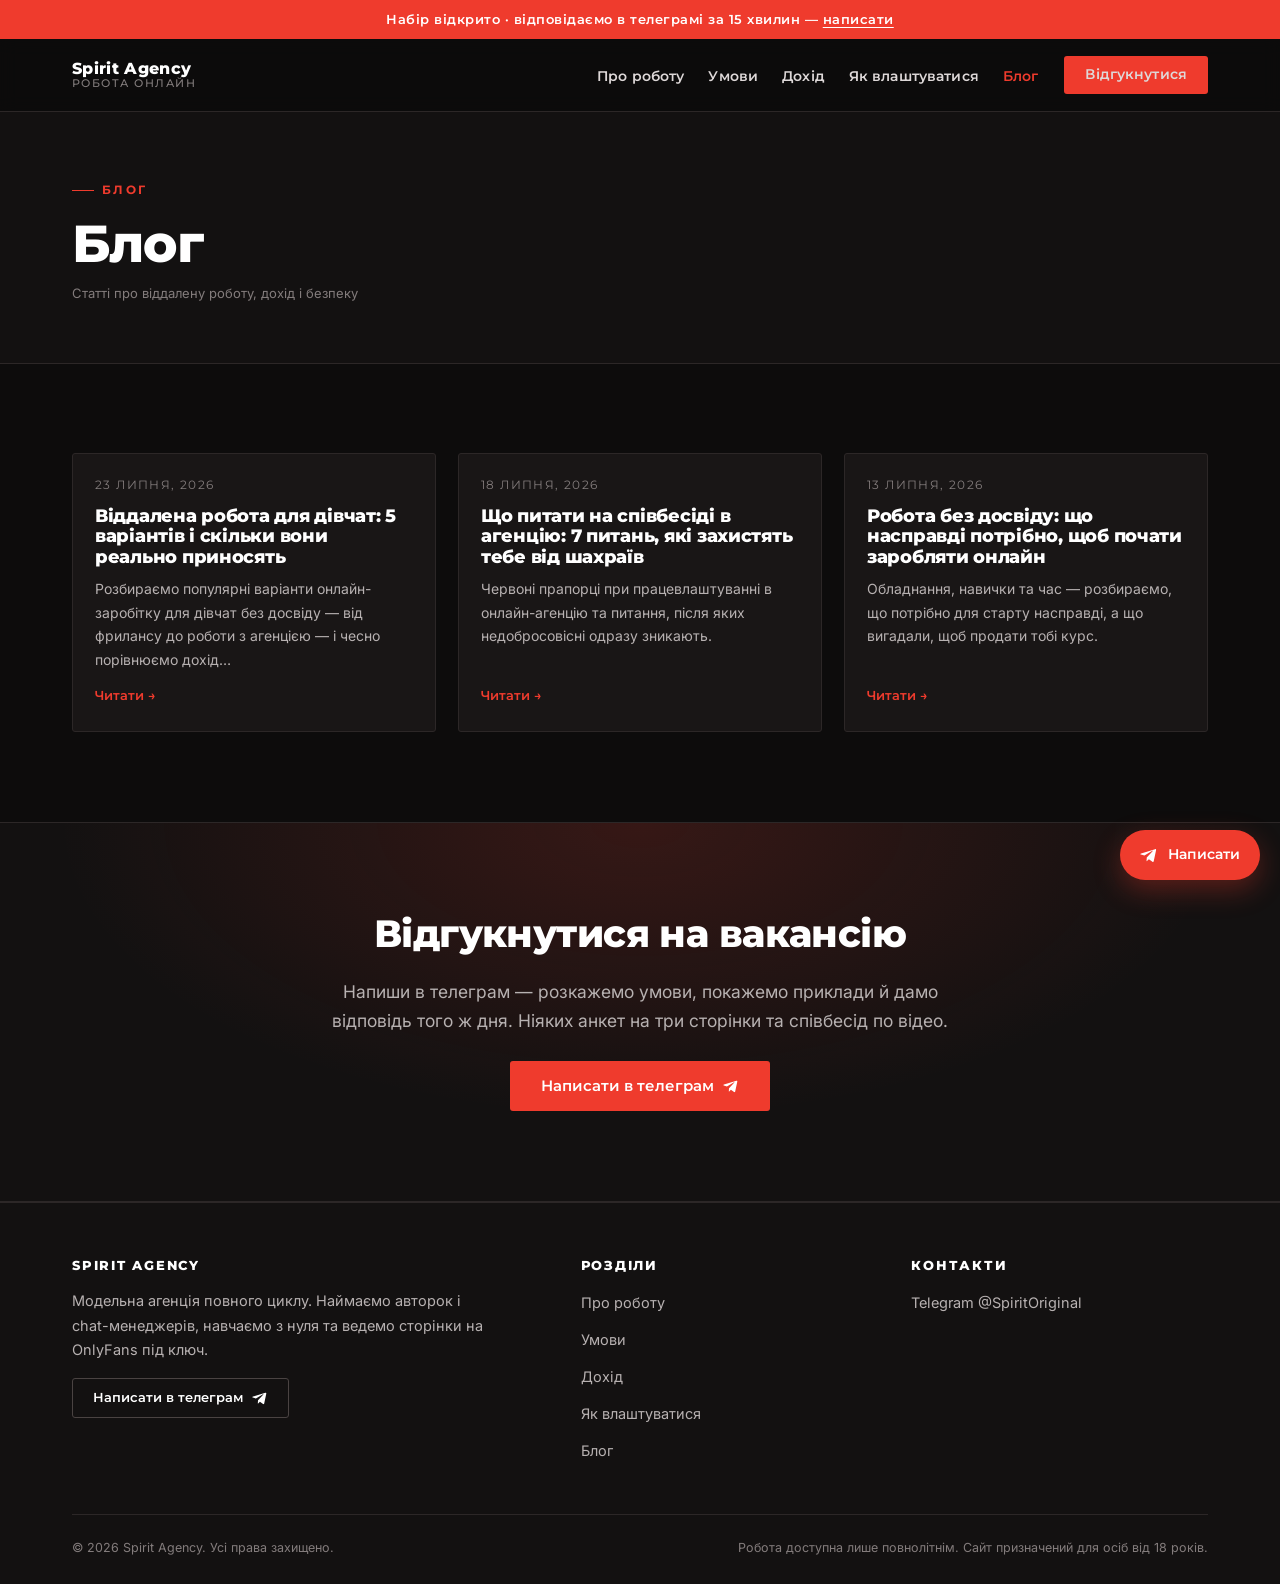
<file: blog/index.html>
<!doctype html>
<html lang="uk">
<head>
	<meta charset="UTF-8">
	<meta name="viewport" content="width=device-width, initial-scale=1">
	<title>Блог &#8211; Spirit Agency</title>
<meta name='robots' content='max-image-preview:large' />
<meta name="description" content="Статті про віддалену роботу, дохід і безпеку">
<link rel="canonical" href="https://fun.spiritagency.space/blog/">
<meta property="og:site_name" content="Spirit Agency">
<meta property="og:type" content="website">
<meta property="og:title" content="Блог &#8211; Spirit Agency">
<meta property="og:url" content="https://fun.spiritagency.space/blog/">
<meta property="og:image" content="https://fun.spiritagency.space/og.jpg">
<meta property="og:image:width" content="1200">
<meta property="og:image:height" content="630">
<meta property="og:locale" content="uk">
<meta property="og:description" content="Статті про віддалену роботу, дохід і безпеку">
<meta name="twitter:card" content="summary_large_image">
<meta name="theme-color" content="#ef3b2d">
<meta name="rating" content="adult">
<link rel='dns-prefetch' href='//fonts.googleapis.com' />
<link href='https://fonts.gstatic.com' crossorigin rel='preconnect' />
<script type="application/ld+json">{"@context":"https://schema.org","@graph":[{"@type":"Organization","@id":"https://fun.spiritagency.space/#organization","name":"Spirit Agency","url":"https://fun.spiritagency.space/","description":"Робота для дівчат онлайн без досвіду: віддалено, вільний графік, виплати щотижня та дохід від $1500. Навчаємо з нуля, старт за один день.","sameAs":["https://t.me/SpiritOriginal"],"contactPoint":[{"@type":"ContactPoint","contactType":"recruitment","url":"https://t.me/SpiritOriginal","areaServed":"UA"}]},{"@type":"WebSite","@id":"https://fun.spiritagency.space/#website","url":"https://fun.spiritagency.space/","name":"Spirit Agency","publisher":{"@id":"https://fun.spiritagency.space/#organization"},"inLanguage":"uk"}]}</script>
<style id="wp-img-auto-sizes-contain-inline-css">
img:is([sizes=auto i],[sizes^="auto," i]){contain-intrinsic-size:3000px 1500px}
/*# sourceURL=wp-img-auto-sizes-contain-inline-css */
</style>
<style id="wp-block-library-inline-css">
:root{--wp-block-synced-color:#7a00df;--wp-block-synced-color--rgb:122,0,223;--wp-bound-block-color:var(--wp-block-synced-color);--wp-editor-canvas-background:#ddd;--wp-admin-theme-color:#007cba;--wp-admin-theme-color--rgb:0,124,186;--wp-admin-theme-color-darker-10:#006ba1;--wp-admin-theme-color-darker-10--rgb:0,107,160.5;--wp-admin-theme-color-darker-20:#005a87;--wp-admin-theme-color-darker-20--rgb:0,90,135;--wp-admin-border-width-focus:2px}@media (min-resolution:192dpi){:root{--wp-admin-border-width-focus:1.5px}}.wp-element-button{cursor:pointer}:root .has-very-light-gray-background-color{background-color:#eee}:root .has-very-dark-gray-background-color{background-color:#313131}:root .has-very-light-gray-color{color:#eee}:root .has-very-dark-gray-color{color:#313131}:root .has-vivid-green-cyan-to-vivid-cyan-blue-gradient-background{background:linear-gradient(135deg,#00d084,#0693e3)}:root .has-purple-crush-gradient-background{background:linear-gradient(135deg,#34e2e4,#4721fb 50%,#ab1dfe)}:root .has-hazy-dawn-gradient-background{background:linear-gradient(135deg,#faaca8,#dad0ec)}:root .has-subdued-olive-gradient-background{background:linear-gradient(135deg,#fafae1,#67a671)}:root .has-atomic-cream-gradient-background{background:linear-gradient(135deg,#fdd79a,#004a59)}:root .has-nightshade-gradient-background{background:linear-gradient(135deg,#330968,#31cdcf)}:root .has-midnight-gradient-background{background:linear-gradient(135deg,#020381,#2874fc)}:root{--wp--preset--font-size--normal:16px;--wp--preset--font-size--huge:42px}.has-regular-font-size{font-size:1em}.has-larger-font-size{font-size:2.625em}.has-normal-font-size{font-size:var(--wp--preset--font-size--normal)}.has-huge-font-size{font-size:var(--wp--preset--font-size--huge)}:root .has-text-align-center{text-align:center}:root .has-text-align-left{text-align:left}:root .has-text-align-right{text-align:right}.has-fit-text{white-space:nowrap!important}#end-resizable-editor-section{display:none}.aligncenter{clear:both}.items-justified-left{justify-content:flex-start}.items-justified-center{justify-content:center}.items-justified-right{justify-content:flex-end}.items-justified-space-between{justify-content:space-between}.screen-reader-text{word-wrap:normal!important;border:0;clip-path:inset(50%);height:1px;margin:-1px;overflow:hidden;padding:0;position:absolute;width:1px;word-break:normal!important}.screen-reader-text:focus{background-color:#ddd;clip-path:none;color:#444;display:block;font-size:1em;height:auto;left:5px;line-height:normal;padding:15px 23px 14px;text-decoration:none;top:5px;width:auto;z-index:100000}html :where(.has-border-color){border-style:solid}html :where([style^=border-color],[style*=";border-color"],[style*="; border-color"]){border-style:solid}html :where([style^=border-top-color],[style*=";border-top-color"],[style*="; border-top-color"]){border-top-style:solid}html :where([style^=border-right-color],[style*=";border-right-color"],[style*="; border-right-color"]){border-right-style:solid}html :where([style^=border-bottom-color],[style*=";border-bottom-color"],[style*="; border-bottom-color"]){border-bottom-style:solid}html :where([style^=border-left-color],[style*=";border-left-color"],[style*="; border-left-color"]){border-left-style:solid}html :where([style^=border-width],[style*=";border-width"],[style*="; border-width"]){border-style:solid}html :where([style^=border-top-width],[style*=";border-top-width"],[style*="; border-top-width"]){border-top-style:solid}html :where([style^=border-right-width],[style*=";border-right-width"],[style*="; border-right-width"]){border-right-style:solid}html :where([style^=border-bottom-width],[style*=";border-bottom-width"],[style*="; border-bottom-width"]){border-bottom-style:solid}html :where([style^=border-left-width],[style*=";border-left-width"],[style*="; border-left-width"]){border-left-style:solid}html :where(img[class*=wp-image-]){height:auto;max-width:100%}:where(figure){margin:0 0 1em}html :where(.is-position-sticky){--wp-admin--admin-bar--position-offset:var(--wp-admin--admin-bar--height,0px)}@media screen and (max-width:600px){html :where(.is-position-sticky){--wp-admin--admin-bar--position-offset:0px}}

/*# sourceURL=/assets/core/css/dist/block-library/common.min.css */
</style>

<style id="global-styles-inline-css">
:root{--wp--preset--aspect-ratio--square: 1;--wp--preset--aspect-ratio--4-3: 4/3;--wp--preset--aspect-ratio--3-4: 3/4;--wp--preset--aspect-ratio--3-2: 3/2;--wp--preset--aspect-ratio--2-3: 2/3;--wp--preset--aspect-ratio--16-9: 16/9;--wp--preset--aspect-ratio--9-16: 9/16;--wp--preset--color--black: #000000;--wp--preset--color--cyan-bluish-gray: #abb8c3;--wp--preset--color--white: #ffffff;--wp--preset--color--pale-pink: #f78da7;--wp--preset--color--vivid-red: #cf2e2e;--wp--preset--color--luminous-vivid-orange: #ff6900;--wp--preset--color--luminous-vivid-amber: #fcb900;--wp--preset--color--light-green-cyan: #7bdcb5;--wp--preset--color--vivid-green-cyan: #00d084;--wp--preset--color--pale-cyan-blue: #8ed1fc;--wp--preset--color--vivid-cyan-blue: #0693e3;--wp--preset--color--vivid-purple: #9b51e0;--wp--preset--color--bg: #0d0c0c;--wp--preset--color--panel: #191616;--wp--preset--color--accent: #ef3b2d;--wp--preset--color--text: #b7b1b1;--wp--preset--color--line: #2c2727;--wp--preset--gradient--vivid-cyan-blue-to-vivid-purple: linear-gradient(135deg,rgb(6,147,227) 0%,rgb(155,81,224) 100%);--wp--preset--gradient--light-green-cyan-to-vivid-green-cyan: linear-gradient(135deg,rgb(122,220,180) 0%,rgb(0,208,130) 100%);--wp--preset--gradient--luminous-vivid-amber-to-luminous-vivid-orange: linear-gradient(135deg,rgb(252,185,0) 0%,rgb(255,105,0) 100%);--wp--preset--gradient--luminous-vivid-orange-to-vivid-red: linear-gradient(135deg,rgb(255,105,0) 0%,rgb(207,46,46) 100%);--wp--preset--gradient--very-light-gray-to-cyan-bluish-gray: linear-gradient(135deg,rgb(238,238,238) 0%,rgb(169,184,195) 100%);--wp--preset--gradient--cool-to-warm-spectrum: linear-gradient(135deg,rgb(74,234,220) 0%,rgb(151,120,209) 20%,rgb(207,42,186) 40%,rgb(238,44,130) 60%,rgb(251,105,98) 80%,rgb(254,248,76) 100%);--wp--preset--gradient--blush-light-purple: linear-gradient(135deg,rgb(255,206,236) 0%,rgb(152,150,240) 100%);--wp--preset--gradient--blush-bordeaux: linear-gradient(135deg,rgb(254,205,165) 0%,rgb(254,45,45) 50%,rgb(107,0,62) 100%);--wp--preset--gradient--luminous-dusk: linear-gradient(135deg,rgb(255,203,112) 0%,rgb(199,81,192) 50%,rgb(65,88,208) 100%);--wp--preset--gradient--pale-ocean: linear-gradient(135deg,rgb(255,245,203) 0%,rgb(182,227,212) 50%,rgb(51,167,181) 100%);--wp--preset--gradient--electric-grass: linear-gradient(135deg,rgb(202,248,128) 0%,rgb(113,206,126) 100%);--wp--preset--gradient--midnight: linear-gradient(135deg,rgb(2,3,129) 0%,rgb(40,116,252) 100%);--wp--preset--font-size--small: 13px;--wp--preset--font-size--medium: clamp(14px, 0.875rem + ((1vw - 3.2px) * 0.789), 20px);--wp--preset--font-size--large: clamp(22.041px, 1.378rem + ((1vw - 3.2px) * 1.837), 36px);--wp--preset--font-size--x-large: clamp(25.014px, 1.563rem + ((1vw - 3.2px) * 2.235), 42px);--wp--preset--font-family--body: Inter, -apple-system, 'Segoe UI', Roboto, Arial, sans-serif;--wp--preset--font-family--head: Montserrat, -apple-system, 'Segoe UI', Arial, sans-serif;--wp--preset--spacing--20: 0.44rem;--wp--preset--spacing--30: 0.67rem;--wp--preset--spacing--40: 1rem;--wp--preset--spacing--50: 1.5rem;--wp--preset--spacing--60: 2.25rem;--wp--preset--spacing--70: 3.38rem;--wp--preset--spacing--80: 5.06rem;--wp--preset--shadow--natural: 6px 6px 9px rgba(0, 0, 0, 0.2);--wp--preset--shadow--deep: 12px 12px 50px rgba(0, 0, 0, 0.4);--wp--preset--shadow--sharp: 6px 6px 0px rgba(0, 0, 0, 0.2);--wp--preset--shadow--outlined: 6px 6px 0px -3px rgb(255, 255, 255), 6px 6px rgb(0, 0, 0);--wp--preset--shadow--crisp: 6px 6px 0px rgb(0, 0, 0);}.wp-block-button{--wp--preset--dimension--25: 25%;--wp--preset--dimension--50: 50%;--wp--preset--dimension--75: 75%;--wp--preset--dimension--100: 100%;}:root { --wp--style--global--content-size: 800px;--wp--style--global--wide-size: 1080px; }:where(body) { margin: 0; }.wp-site-blocks > .alignleft { float: left; margin-right: 2em; }.wp-site-blocks > .alignright { float: right; margin-left: 2em; }.wp-site-blocks > .aligncenter { justify-content: center; margin-left: auto; margin-right: auto; }:where(.wp-site-blocks) > * { margin-block-start: 24px; margin-block-end: 0; }:where(.wp-site-blocks) > :first-child { margin-block-start: 0; }:where(.wp-site-blocks) > :last-child { margin-block-end: 0; }:root { --wp--style--block-gap: 24px; }:root :where(.is-layout-flow) > :first-child{margin-block-start: 0;}:root :where(.is-layout-flow) > :last-child{margin-block-end: 0;}:root :where(.is-layout-flow) > *{margin-block-start: 24px;margin-block-end: 0;}:root :where(.is-layout-constrained) > :first-child{margin-block-start: 0;}:root :where(.is-layout-constrained) > :last-child{margin-block-end: 0;}:root :where(.is-layout-constrained) > *{margin-block-start: 24px;margin-block-end: 0;}:root :where(.is-layout-flex){gap: 24px;}:root :where(.is-layout-grid){gap: 24px;}.is-layout-flow > .alignleft{float: left;margin-inline-start: 0;margin-inline-end: 2em;}.is-layout-flow > .alignright{float: right;margin-inline-start: 2em;margin-inline-end: 0;}.is-layout-flow > .aligncenter{margin-left: auto !important;margin-right: auto !important;}.is-layout-constrained > .alignleft{float: left;margin-inline-start: 0;margin-inline-end: 2em;}.is-layout-constrained > .alignright{float: right;margin-inline-start: 2em;margin-inline-end: 0;}.is-layout-constrained > .aligncenter{margin-left: auto !important;margin-right: auto !important;}.is-layout-constrained > :where(:not(.alignleft):not(.alignright):not(.alignfull)){max-width: var(--wp--style--global--content-size);margin-left: auto !important;margin-right: auto !important;}.is-layout-constrained > .alignwide{max-width: var(--wp--style--global--wide-size);}body .is-layout-flex{display: flex;}.is-layout-flex{flex-wrap: wrap;align-items: center;}.is-layout-flex > :is(*, div){margin: 0;}body .is-layout-grid{display: grid;}.is-layout-grid > :is(*, div){margin: 0;}body{background-color: var(--wp--preset--color--bg);color: var(--wp--preset--color--text);font-family: var(--wp--preset--font-family--body);line-height: 1.68;padding-top: 0px;padding-right: 0px;padding-bottom: 0px;padding-left: 0px;}a:where(:not(.wp-element-button)){color: var(--wp--preset--color--accent);}h1{color: var(--wp--preset--color--white);font-family: var(--wp--preset--font-family--head);}h2{color: var(--wp--preset--color--white);font-family: var(--wp--preset--font-family--head);}h3{color: var(--wp--preset--color--white);font-family: var(--wp--preset--font-family--head);}:root :where(.wp-element-button, .wp-block-button__link){background-color: #32373c;border-width: 0;color: #fff;font-family: inherit;font-size: inherit;font-style: inherit;font-weight: inherit;letter-spacing: inherit;line-height: inherit;padding-top: calc(0.667em + 2px);padding-right: calc(1.333em + 2px);padding-bottom: calc(0.667em + 2px);padding-left: calc(1.333em + 2px);text-decoration: none;text-transform: inherit;}.has-black-color{color: var(--wp--preset--color--black) !important;}.has-cyan-bluish-gray-color{color: var(--wp--preset--color--cyan-bluish-gray) !important;}.has-white-color{color: var(--wp--preset--color--white) !important;}.has-pale-pink-color{color: var(--wp--preset--color--pale-pink) !important;}.has-vivid-red-color{color: var(--wp--preset--color--vivid-red) !important;}.has-luminous-vivid-orange-color{color: var(--wp--preset--color--luminous-vivid-orange) !important;}.has-luminous-vivid-amber-color{color: var(--wp--preset--color--luminous-vivid-amber) !important;}.has-light-green-cyan-color{color: var(--wp--preset--color--light-green-cyan) !important;}.has-vivid-green-cyan-color{color: var(--wp--preset--color--vivid-green-cyan) !important;}.has-pale-cyan-blue-color{color: var(--wp--preset--color--pale-cyan-blue) !important;}.has-vivid-cyan-blue-color{color: var(--wp--preset--color--vivid-cyan-blue) !important;}.has-vivid-purple-color{color: var(--wp--preset--color--vivid-purple) !important;}.has-bg-color{color: var(--wp--preset--color--bg) !important;}.has-panel-color{color: var(--wp--preset--color--panel) !important;}.has-accent-color{color: var(--wp--preset--color--accent) !important;}.has-text-color{color: var(--wp--preset--color--text) !important;}.has-line-color{color: var(--wp--preset--color--line) !important;}.has-black-background-color{background-color: var(--wp--preset--color--black) !important;}.has-cyan-bluish-gray-background-color{background-color: var(--wp--preset--color--cyan-bluish-gray) !important;}.has-white-background-color{background-color: var(--wp--preset--color--white) !important;}.has-pale-pink-background-color{background-color: var(--wp--preset--color--pale-pink) !important;}.has-vivid-red-background-color{background-color: var(--wp--preset--color--vivid-red) !important;}.has-luminous-vivid-orange-background-color{background-color: var(--wp--preset--color--luminous-vivid-orange) !important;}.has-luminous-vivid-amber-background-color{background-color: var(--wp--preset--color--luminous-vivid-amber) !important;}.has-light-green-cyan-background-color{background-color: var(--wp--preset--color--light-green-cyan) !important;}.has-vivid-green-cyan-background-color{background-color: var(--wp--preset--color--vivid-green-cyan) !important;}.has-pale-cyan-blue-background-color{background-color: var(--wp--preset--color--pale-cyan-blue) !important;}.has-vivid-cyan-blue-background-color{background-color: var(--wp--preset--color--vivid-cyan-blue) !important;}.has-vivid-purple-background-color{background-color: var(--wp--preset--color--vivid-purple) !important;}.has-bg-background-color{background-color: var(--wp--preset--color--bg) !important;}.has-panel-background-color{background-color: var(--wp--preset--color--panel) !important;}.has-accent-background-color{background-color: var(--wp--preset--color--accent) !important;}.has-text-background-color{background-color: var(--wp--preset--color--text) !important;}.has-line-background-color{background-color: var(--wp--preset--color--line) !important;}.has-black-border-color{border-color: var(--wp--preset--color--black) !important;}.has-cyan-bluish-gray-border-color{border-color: var(--wp--preset--color--cyan-bluish-gray) !important;}.has-white-border-color{border-color: var(--wp--preset--color--white) !important;}.has-pale-pink-border-color{border-color: var(--wp--preset--color--pale-pink) !important;}.has-vivid-red-border-color{border-color: var(--wp--preset--color--vivid-red) !important;}.has-luminous-vivid-orange-border-color{border-color: var(--wp--preset--color--luminous-vivid-orange) !important;}.has-luminous-vivid-amber-border-color{border-color: var(--wp--preset--color--luminous-vivid-amber) !important;}.has-light-green-cyan-border-color{border-color: var(--wp--preset--color--light-green-cyan) !important;}.has-vivid-green-cyan-border-color{border-color: var(--wp--preset--color--vivid-green-cyan) !important;}.has-pale-cyan-blue-border-color{border-color: var(--wp--preset--color--pale-cyan-blue) !important;}.has-vivid-cyan-blue-border-color{border-color: var(--wp--preset--color--vivid-cyan-blue) !important;}.has-vivid-purple-border-color{border-color: var(--wp--preset--color--vivid-purple) !important;}.has-bg-border-color{border-color: var(--wp--preset--color--bg) !important;}.has-panel-border-color{border-color: var(--wp--preset--color--panel) !important;}.has-accent-border-color{border-color: var(--wp--preset--color--accent) !important;}.has-text-border-color{border-color: var(--wp--preset--color--text) !important;}.has-line-border-color{border-color: var(--wp--preset--color--line) !important;}.has-vivid-cyan-blue-to-vivid-purple-gradient-background{background: var(--wp--preset--gradient--vivid-cyan-blue-to-vivid-purple) !important;}.has-light-green-cyan-to-vivid-green-cyan-gradient-background{background: var(--wp--preset--gradient--light-green-cyan-to-vivid-green-cyan) !important;}.has-luminous-vivid-amber-to-luminous-vivid-orange-gradient-background{background: var(--wp--preset--gradient--luminous-vivid-amber-to-luminous-vivid-orange) !important;}.has-luminous-vivid-orange-to-vivid-red-gradient-background{background: var(--wp--preset--gradient--luminous-vivid-orange-to-vivid-red) !important;}.has-very-light-gray-to-cyan-bluish-gray-gradient-background{background: var(--wp--preset--gradient--very-light-gray-to-cyan-bluish-gray) !important;}.has-cool-to-warm-spectrum-gradient-background{background: var(--wp--preset--gradient--cool-to-warm-spectrum) !important;}.has-blush-light-purple-gradient-background{background: var(--wp--preset--gradient--blush-light-purple) !important;}.has-blush-bordeaux-gradient-background{background: var(--wp--preset--gradient--blush-bordeaux) !important;}.has-luminous-dusk-gradient-background{background: var(--wp--preset--gradient--luminous-dusk) !important;}.has-pale-ocean-gradient-background{background: var(--wp--preset--gradient--pale-ocean) !important;}.has-electric-grass-gradient-background{background: var(--wp--preset--gradient--electric-grass) !important;}.has-midnight-gradient-background{background: var(--wp--preset--gradient--midnight) !important;}.has-small-font-size{font-size: var(--wp--preset--font-size--small) !important;}.has-medium-font-size{font-size: var(--wp--preset--font-size--medium) !important;}.has-large-font-size{font-size: var(--wp--preset--font-size--large) !important;}.has-x-large-font-size{font-size: var(--wp--preset--font-size--x-large) !important;}.has-body-font-family{font-family: var(--wp--preset--font-family--body) !important;}.has-head-font-family{font-family: var(--wp--preset--font-family--head) !important;}
/*# sourceURL=global-styles-inline-css */
</style>

<link rel='stylesheet' id='swork-fonts-css' href='https://fonts.googleapis.com/css2?family=Inter:wght@400;500;600&#038;family=Montserrat:wght@600;700;800&#038;display=swap' media='all' />
<link rel='stylesheet' id='swork-style-css' href='/assets/theme/style.css?ver=1.0.0' media='all' />
</head>

<body class="blog wp-embed-responsive wp-theme-spirit-work">

<a class="sw-skip sw-sr" href="#sw-main">Перейти до вмісту</a>

	<div class="sw-bar">
		Набір відкрито · відповідаємо в телеграмі за 15 хвилин —
		<a href="https://t.me/SpiritOriginal" target="_blank" rel="nofollow noopener">
			написати		</a>
	</div>

<header class="sw-head">
	<div class="sw-wrap sw-head__in">

		<div class="sw-logo">
							<a class="sw-logo__name" href="/">
					Spirit Agency											<span class="sw-logo__sub">Робота онлайн</span>
									</a>
					</div>

		<button class="sw-burger" id="sw-burger" aria-expanded="false" aria-controls="sw-nav"
			aria-label="Меню"><span></span></button>

		<nav class="sw-nav" id="sw-nav" aria-label="Головне меню">
			<ul id="menu-%d0%b3%d0%be%d0%bb%d0%be%d0%b2%d0%bd%d0%b5-%d0%bc%d0%b5%d0%bd%d1%8e" class="menu"><li id="menu-item-10" class="menu-item menu-item-type-custom menu-item-object-custom menu-item-home menu-item-10"><a href="/#about-job">Про роботу</a></li>
<li id="menu-item-11" class="menu-item menu-item-type-custom menu-item-object-custom menu-item-home menu-item-11"><a href="/#terms">Умови</a></li>
<li id="menu-item-12" class="menu-item menu-item-type-custom menu-item-object-custom menu-item-home menu-item-12"><a href="/#pay">Дохід</a></li>
<li id="menu-item-13" class="menu-item menu-item-type-custom menu-item-object-custom menu-item-home menu-item-13"><a href="/#flow">Як влаштуватися</a></li>
<li id="menu-item-14" class="menu-item menu-item-type-post_type menu-item-object-page current-menu-item page_item page-item-5 current_page_item current_page_parent menu-item-14"><a href="/blog/" aria-current="page">Блог</a></li>
</ul><a class="sw-btn sw-btn--fill sw-btn--sm" href="https://t.me/SpiritOriginal" target="_blank" rel="nofollow noopener">Відгукнутися</a>		</nav>

	</div>
</header>

<main id="sw-main">

<section class="sw-top">
	<div class="sw-wrap">
		<span class="sw-kicker">Блог</span>
		<h1>Блог</h1>
					<p class="sw-top__meta">Статті про віддалену роботу, дохід і безпеку</p>
			</div>
</section>

<section class="sw-sec">
	<div class="sw-wrap">
		
			<div class="sw-posts">
					<article class="sw-post post-6 post type-post status-publish format-standard hentry category-robota-onlayn">
				<div class="sw-post__body">
			<div class="sw-post__date">23 Липня, 2026</div>
			<h3><a href="/2026/07/23/%d0%b2%d1%96%d0%b4%d0%b4%d0%b0%d0%bb%d0%b5%d0%bd%d0%b0-%d1%80%d0%be%d0%b1%d0%be%d1%82%d0%b0-%d0%b4%d0%bb%d1%8f-%d0%b4%d1%96%d0%b2%d1%87%d0%b0%d1%82-5-%d0%b2%d0%b0%d1%80%d1%96%d0%b0%d0%bd%d1%82%d1%96/">Віддалена робота для дівчат: 5 варіантів і скільки вони реально приносять</a></h3>
			<div class="sw-post__cut">Розбираємо популярні варіанти онлайн-заробітку для дівчат без досвіду — від фрилансу до роботи з агенцією — і чесно порівнюємо дохід&hellip;</div>
			<div class="sw-post__go"><a href="/2026/07/23/%d0%b2%d1%96%d0%b4%d0%b4%d0%b0%d0%bb%d0%b5%d0%bd%d0%b0-%d1%80%d0%be%d0%b1%d0%be%d1%82%d0%b0-%d0%b4%d0%bb%d1%8f-%d0%b4%d1%96%d0%b2%d1%87%d0%b0%d1%82-5-%d0%b2%d0%b0%d1%80%d1%96%d0%b0%d0%bd%d1%82%d1%96/">Читати →</a></div>
		</div>
	</article>
		<article class="sw-post post-7 post type-post status-publish format-standard hentry category-robota-onlayn">
				<div class="sw-post__body">
			<div class="sw-post__date">18 Липня, 2026</div>
			<h3><a href="/2026/07/18/%d1%89%d0%be-%d0%bf%d0%b8%d1%82%d0%b0%d1%82%d0%b8-%d0%bd%d0%b0-%d1%81%d0%bf%d1%96%d0%b2%d0%b1%d0%b5%d1%81%d1%96%d0%b4%d1%96-%d0%b2-%d0%b0%d0%b3%d0%b5%d0%bd%d1%86%d1%96%d1%8e-7-%d0%bf%d0%b8%d1%82/">Що питати на співбесіді в агенцію: 7 питань, які захистять тебе від шахраїв</a></h3>
			<div class="sw-post__cut">Червоні прапорці при працевлаштуванні в онлайн-агенцію та питання, після яких недобросовісні одразу зникають.</div>
			<div class="sw-post__go"><a href="/2026/07/18/%d1%89%d0%be-%d0%bf%d0%b8%d1%82%d0%b0%d1%82%d0%b8-%d0%bd%d0%b0-%d1%81%d0%bf%d1%96%d0%b2%d0%b1%d0%b5%d1%81%d1%96%d0%b4%d1%96-%d0%b2-%d0%b0%d0%b3%d0%b5%d0%bd%d1%86%d1%96%d1%8e-7-%d0%bf%d0%b8%d1%82/">Читати →</a></div>
		</div>
	</article>
		<article class="sw-post post-8 post type-post status-publish format-standard hentry category-robota-onlayn">
				<div class="sw-post__body">
			<div class="sw-post__date">13 Липня, 2026</div>
			<h3><a href="/2026/07/13/%d1%80%d0%be%d0%b1%d0%be%d1%82%d0%b0-%d0%b1%d0%b5%d0%b7-%d0%b4%d0%be%d1%81%d0%b2%d1%96%d0%b4%d1%83-%d1%89%d0%be-%d0%bd%d0%b0%d1%81%d0%bf%d1%80%d0%b0%d0%b2%d0%b4%d1%96-%d0%bf%d0%be%d1%82%d1%80%d1%96/">Робота без досвіду: що насправді потрібно, щоб почати заробляти онлайн</a></h3>
			<div class="sw-post__cut">Обладнання, навички та час — розбираємо, що потрібно для старту насправді, а що вигадали, щоб продати тобі курс.</div>
			<div class="sw-post__go"><a href="/2026/07/13/%d1%80%d0%be%d0%b1%d0%be%d1%82%d0%b0-%d0%b1%d0%b5%d0%b7-%d0%b4%d0%be%d1%81%d0%b2%d1%96%d0%b4%d1%83-%d1%89%d0%be-%d0%bd%d0%b0%d1%81%d0%bf%d1%80%d0%b0%d0%b2%d0%b4%d1%96-%d0%bf%d0%be%d1%82%d1%80%d1%96/">Читати →</a></div>
		</div>
	</article>
				</div>

			
			</div>
</section>

<section class="sw-sec sw-cta">
	<div class="sw-wrap">
		<h2>Відгукнутися на вакансію</h2>
		<p class="sw-lead" style="max-width:620px;margin:0 auto">Напиши в телеграм — розкажемо умови, покажемо приклади й дамо відповідь того ж дня. Ніяких анкет на три сторінки та співбесід по відео.</p>
		<div class="sw-btns">
			<a class="sw-btn sw-btn--fill" href="https://t.me/SpiritOriginal" target="_blank" rel="nofollow noopener">Написати в телеграм<svg viewBox="0 0 24 24" aria-hidden="true" focusable="false"><path d="M9.04 15.47 8.7 20.2c.48 0 .69-.2.94-.45l2.26-2.16 4.69 3.43c.86.48 1.48.23 1.71-.79l3.1-14.53c.3-1.28-.46-1.78-1.3-1.47L1.5 9.9c-1.25.48-1.23 1.17-.21 1.48l4.6 1.43L16.5 6.4c.5-.32.96-.14.58.18l-8.04 8.89Z"/></svg></a>		</div>
	</div>
</section>

</main>

<footer class="sw-foot">
	<div class="sw-wrap">

		<div class="sw-foot__grid">

			<div>
				<h4>Spirit Agency</h4>
				<p>Модельна агенція повного циклу. Наймаємо авторок і chat-менеджерів, навчаємо з нуля та ведемо сторінки на OnlyFans під ключ.</p>
				<a class="sw-btn sw-btn--line sw-btn--sm" href="https://t.me/SpiritOriginal" target="_blank" rel="nofollow noopener">Написати в телеграм<svg viewBox="0 0 24 24" aria-hidden="true" focusable="false"><path d="M9.04 15.47 8.7 20.2c.48 0 .69-.2.94-.45l2.26-2.16 4.69 3.43c.86.48 1.48.23 1.71-.79l3.1-14.53c.3-1.28-.46-1.78-1.3-1.47L1.5 9.9c-1.25.48-1.23 1.17-.21 1.48l4.6 1.43L16.5 6.4c.5-.32.96-.14.58.18l-8.04 8.89Z"/></svg></a>			</div>

			<div>
				<h4>Розділи</h4>
				<ul id="menu-%d0%b3%d0%be%d0%bb%d0%be%d0%b2%d0%bd%d0%b5-%d0%bc%d0%b5%d0%bd%d1%8e-1" class="menu"><li class="menu-item menu-item-type-custom menu-item-object-custom menu-item-home menu-item-10"><a href="/#about-job">Про роботу</a></li>
<li class="menu-item menu-item-type-custom menu-item-object-custom menu-item-home menu-item-11"><a href="/#terms">Умови</a></li>
<li class="menu-item menu-item-type-custom menu-item-object-custom menu-item-home menu-item-12"><a href="/#pay">Дохід</a></li>
<li class="menu-item menu-item-type-custom menu-item-object-custom menu-item-home menu-item-13"><a href="/#flow">Як влаштуватися</a></li>
<li class="menu-item menu-item-type-post_type menu-item-object-page current-menu-item page_item page-item-5 current_page_item current_page_parent menu-item-14"><a href="/blog/" aria-current="page">Блог</a></li>
</ul>			</div>

			<div>
				<h4>Контакти</h4>
				<ul>
					<li>
						<a href="https://t.me/SpiritOriginal" target="_blank" rel="nofollow noopener">
							Telegram @SpiritOriginal						</a>
					</li>
				</ul>
			</div>

		</div>

		<div class="sw-foot__end">
			<div>&copy; 2026 Spirit Agency. Усі права захищено.</div>
			<div>Робота доступна лише повнолітнім. Сайт призначений для осіб від 18 років.</div>
		</div>

	</div>
</footer>

	<a class="sw-tg" href="https://t.me/SpiritOriginal"
		target="_blank" rel="nofollow noopener">
		<svg viewBox="0 0 24 24" aria-hidden="true" focusable="false"><path d="M9.04 15.47 8.7 20.2c.48 0 .69-.2.94-.45l2.26-2.16 4.69 3.43c.86.48 1.48.23 1.71-.79l3.1-14.53c.3-1.28-.46-1.78-1.3-1.47L1.5 9.9c-1.25.48-1.23 1.17-.21 1.48l4.6 1.43L16.5 6.4c.5-.32.96-.14.58.18l-8.04 8.89Z"/></svg>		Написати	</a>

<script id="swork-main-js" src="/assets/theme/assets/js/main.js?ver=1.0.0"></script>
</body>
</html>
</file>
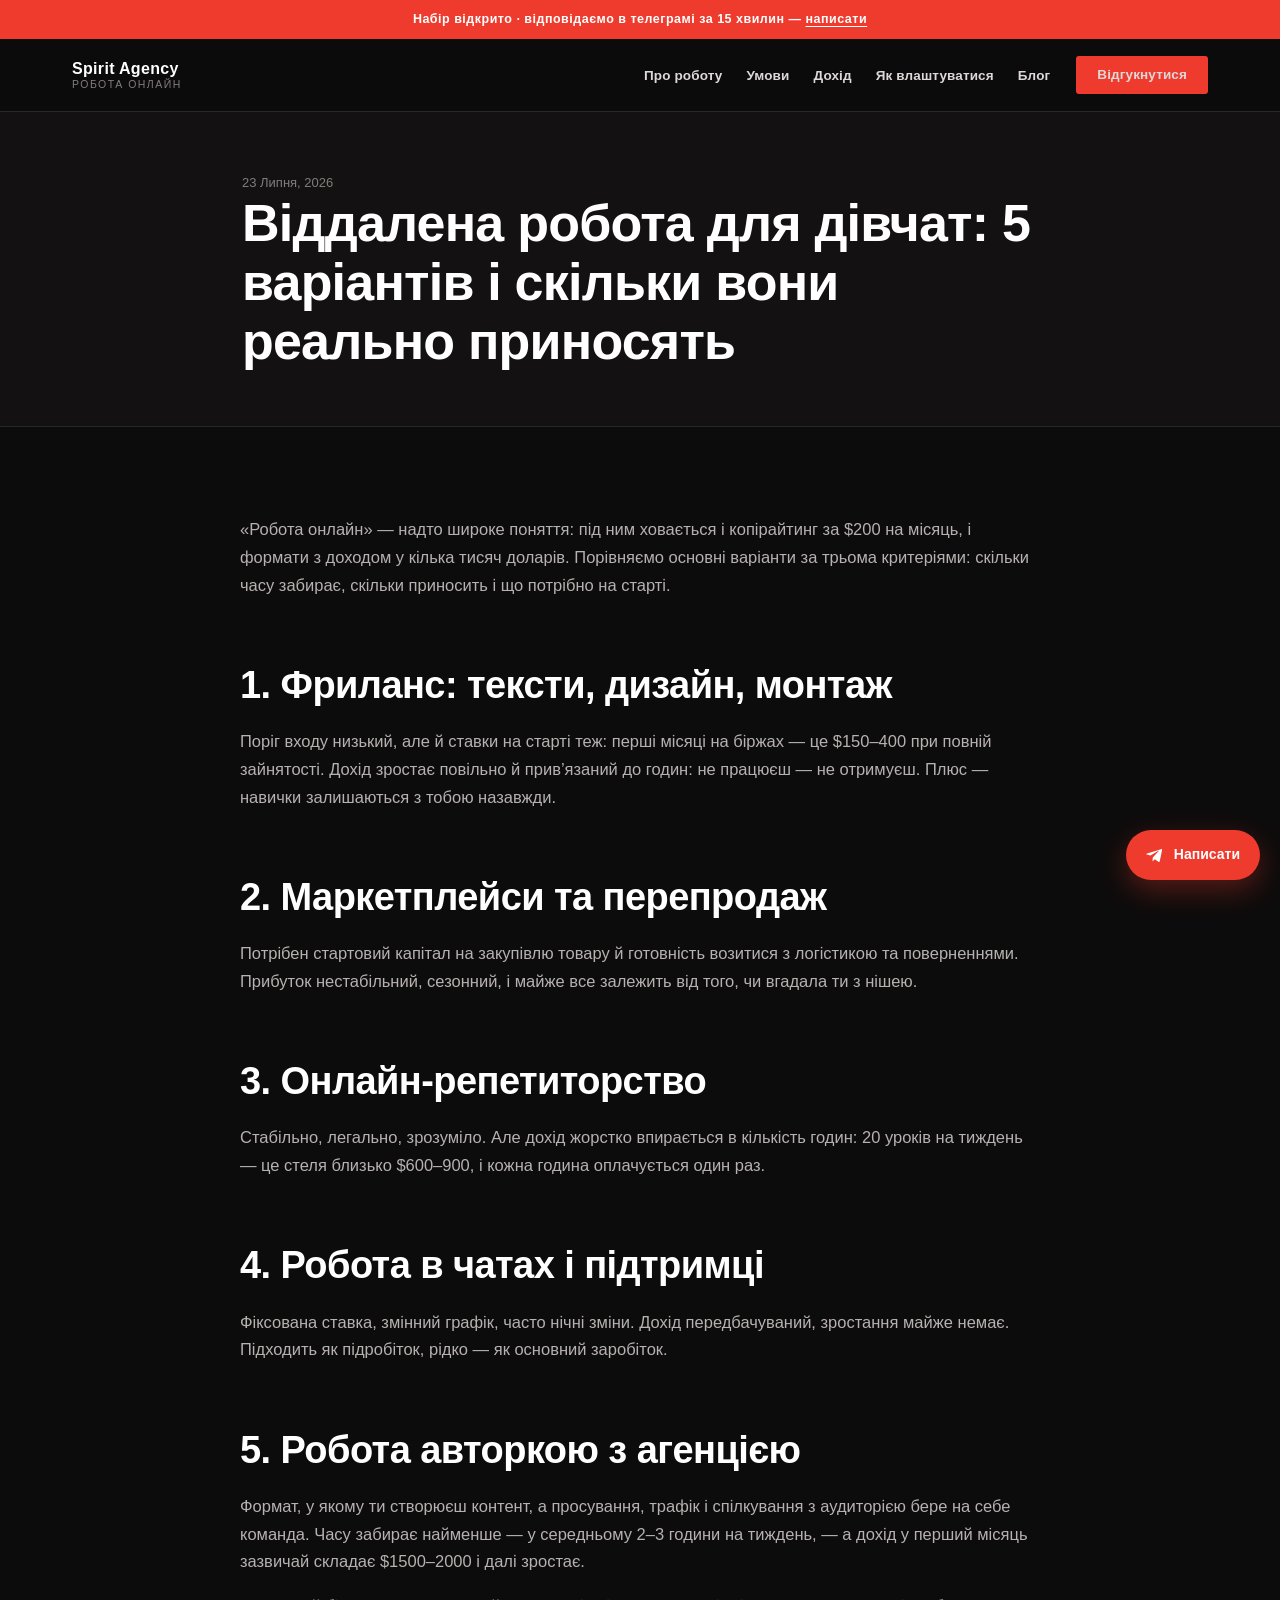
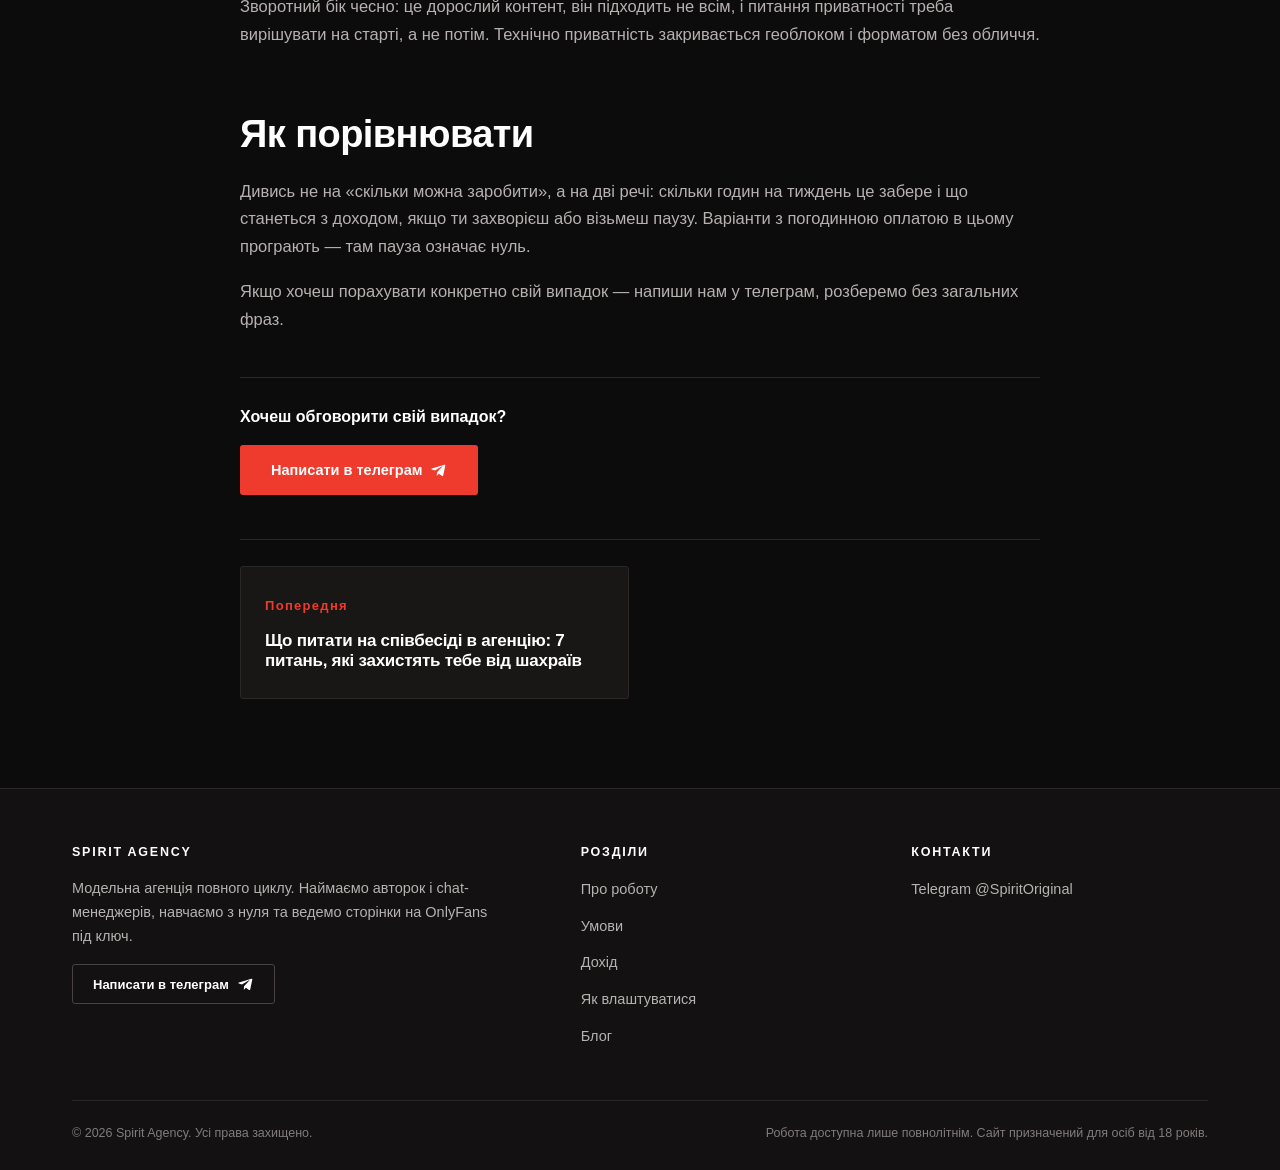
<file: віддалена-робота-для-дівчат-5-варіанті/index.html>
<!doctype html><html lang="uk"><head><meta charset="UTF-8"><title>Spirit Agency</title><link rel="canonical" href="https://fun.spiritagency.space/2026/07/23/%d0%b2%d1%96%d0%b4%d0%b4%d0%b0%d0%bb%d0%b5%d0%bd%d0%b0-%d1%80%d0%be%d0%b1%d0%be%d1%82%d0%b0-%d0%b4%d0%bb%d1%8f-%d0%b4%d1%96%d0%b2%d1%87%d0%b0%d1%82-5-%d0%b2%d0%b0%d1%80%d1%96%d0%b0%d0%bd%d1%82%d1%96/"><meta name="robots" content="noindex"><meta http-equiv="refresh" content="0; url=/2026/07/23/%d0%b2%d1%96%d0%b4%d0%b4%d0%b0%d0%bb%d0%b5%d0%bd%d0%b0-%d1%80%d0%be%d0%b1%d0%be%d1%82%d0%b0-%d0%b4%d0%bb%d1%8f-%d0%b4%d1%96%d0%b2%d1%87%d0%b0%d1%82-5-%d0%b2%d0%b0%d1%80%d1%96%d0%b0%d0%bd%d1%82%d1%96/"></head><body><a href="/2026/07/23/%d0%b2%d1%96%d0%b4%d0%b4%d0%b0%d0%bb%d0%b5%d0%bd%d0%b0-%d1%80%d0%be%d0%b1%d0%be%d1%82%d0%b0-%d0%b4%d0%bb%d1%8f-%d0%b4%d1%96%d0%b2%d1%87%d0%b0%d1%82-5-%d0%b2%d0%b0%d1%80%d1%96%d0%b0%d0%bd%d1%82%d1%96/">Перейти до статті</a></body></html>
</file>
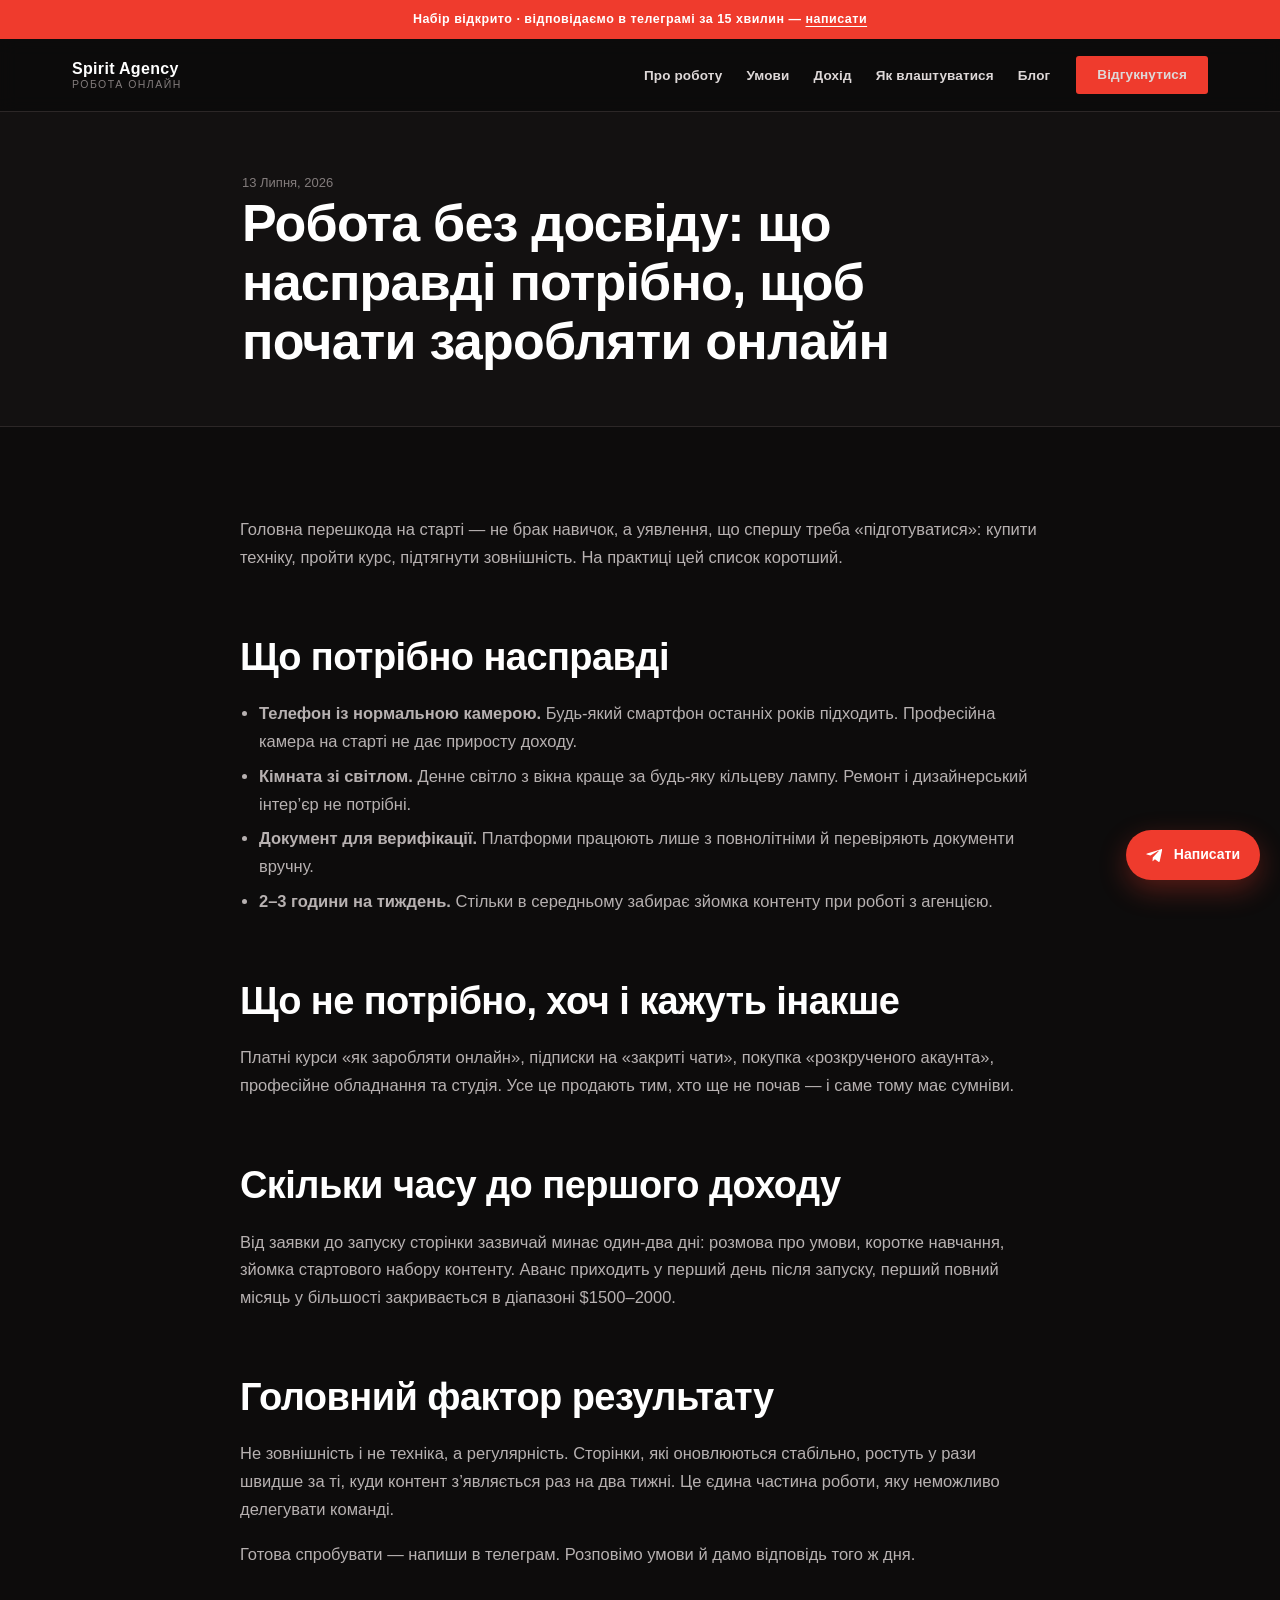
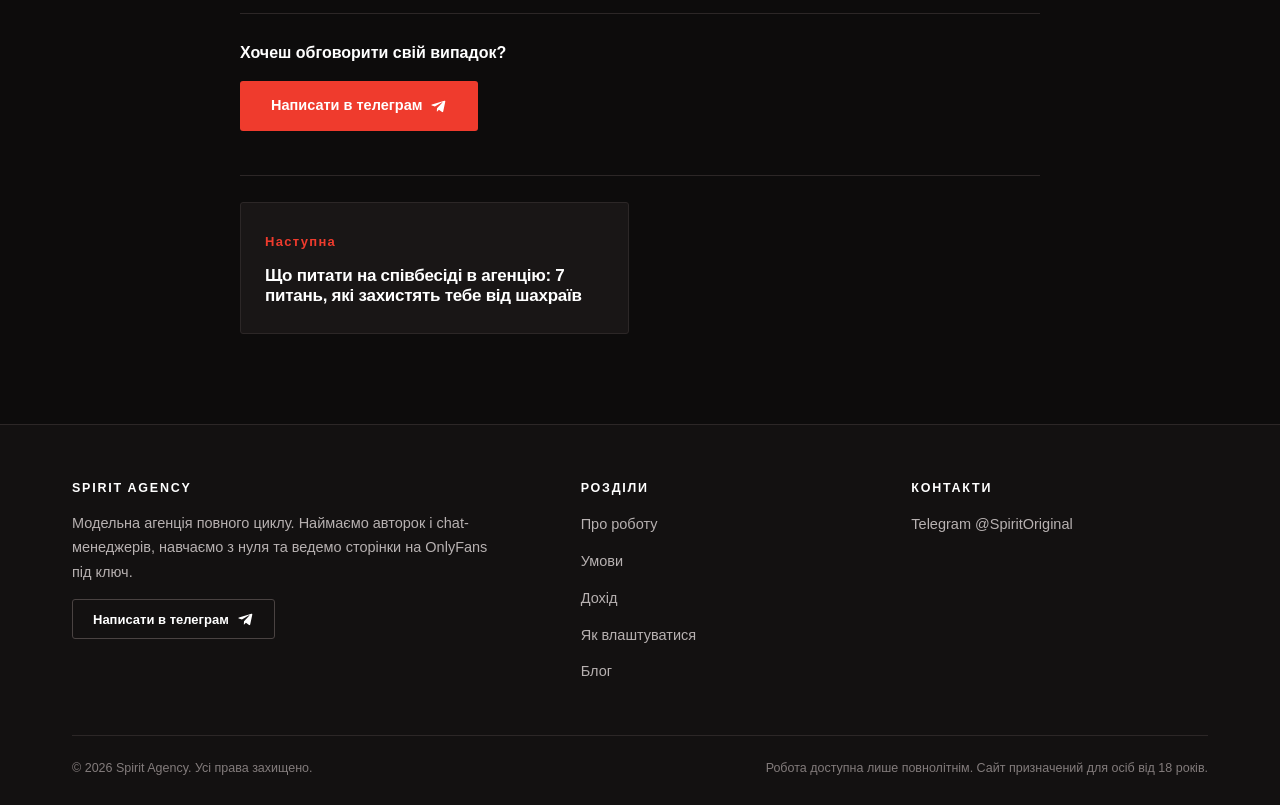
<file: робота-без-досвіду-що-насправді-потрі/index.html>
<!doctype html><html lang="uk"><head><meta charset="UTF-8"><title>Spirit Agency</title><link rel="canonical" href="https://fun.spiritagency.space/2026/07/13/%d1%80%d0%be%d0%b1%d0%be%d1%82%d0%b0-%d0%b1%d0%b5%d0%b7-%d0%b4%d0%be%d1%81%d0%b2%d1%96%d0%b4%d1%83-%d1%89%d0%be-%d0%bd%d0%b0%d1%81%d0%bf%d1%80%d0%b0%d0%b2%d0%b4%d1%96-%d0%bf%d0%be%d1%82%d1%80%d1%96/"><meta name="robots" content="noindex"><meta http-equiv="refresh" content="0; url=/2026/07/13/%d1%80%d0%be%d0%b1%d0%be%d1%82%d0%b0-%d0%b1%d0%b5%d0%b7-%d0%b4%d0%be%d1%81%d0%b2%d1%96%d0%b4%d1%83-%d1%89%d0%be-%d0%bd%d0%b0%d1%81%d0%bf%d1%80%d0%b0%d0%b2%d0%b4%d1%96-%d0%bf%d0%be%d1%82%d1%80%d1%96/"></head><body><a href="/2026/07/13/%d1%80%d0%be%d0%b1%d0%be%d1%82%d0%b0-%d0%b1%d0%b5%d0%b7-%d0%b4%d0%be%d1%81%d0%b2%d1%96%d0%b4%d1%83-%d1%89%d0%be-%d0%bd%d0%b0%d1%81%d0%bf%d1%80%d0%b0%d0%b2%d0%b4%d1%96-%d0%bf%d0%be%d1%82%d1%80%d1%96/">Перейти до статті</a></body></html>
</file>
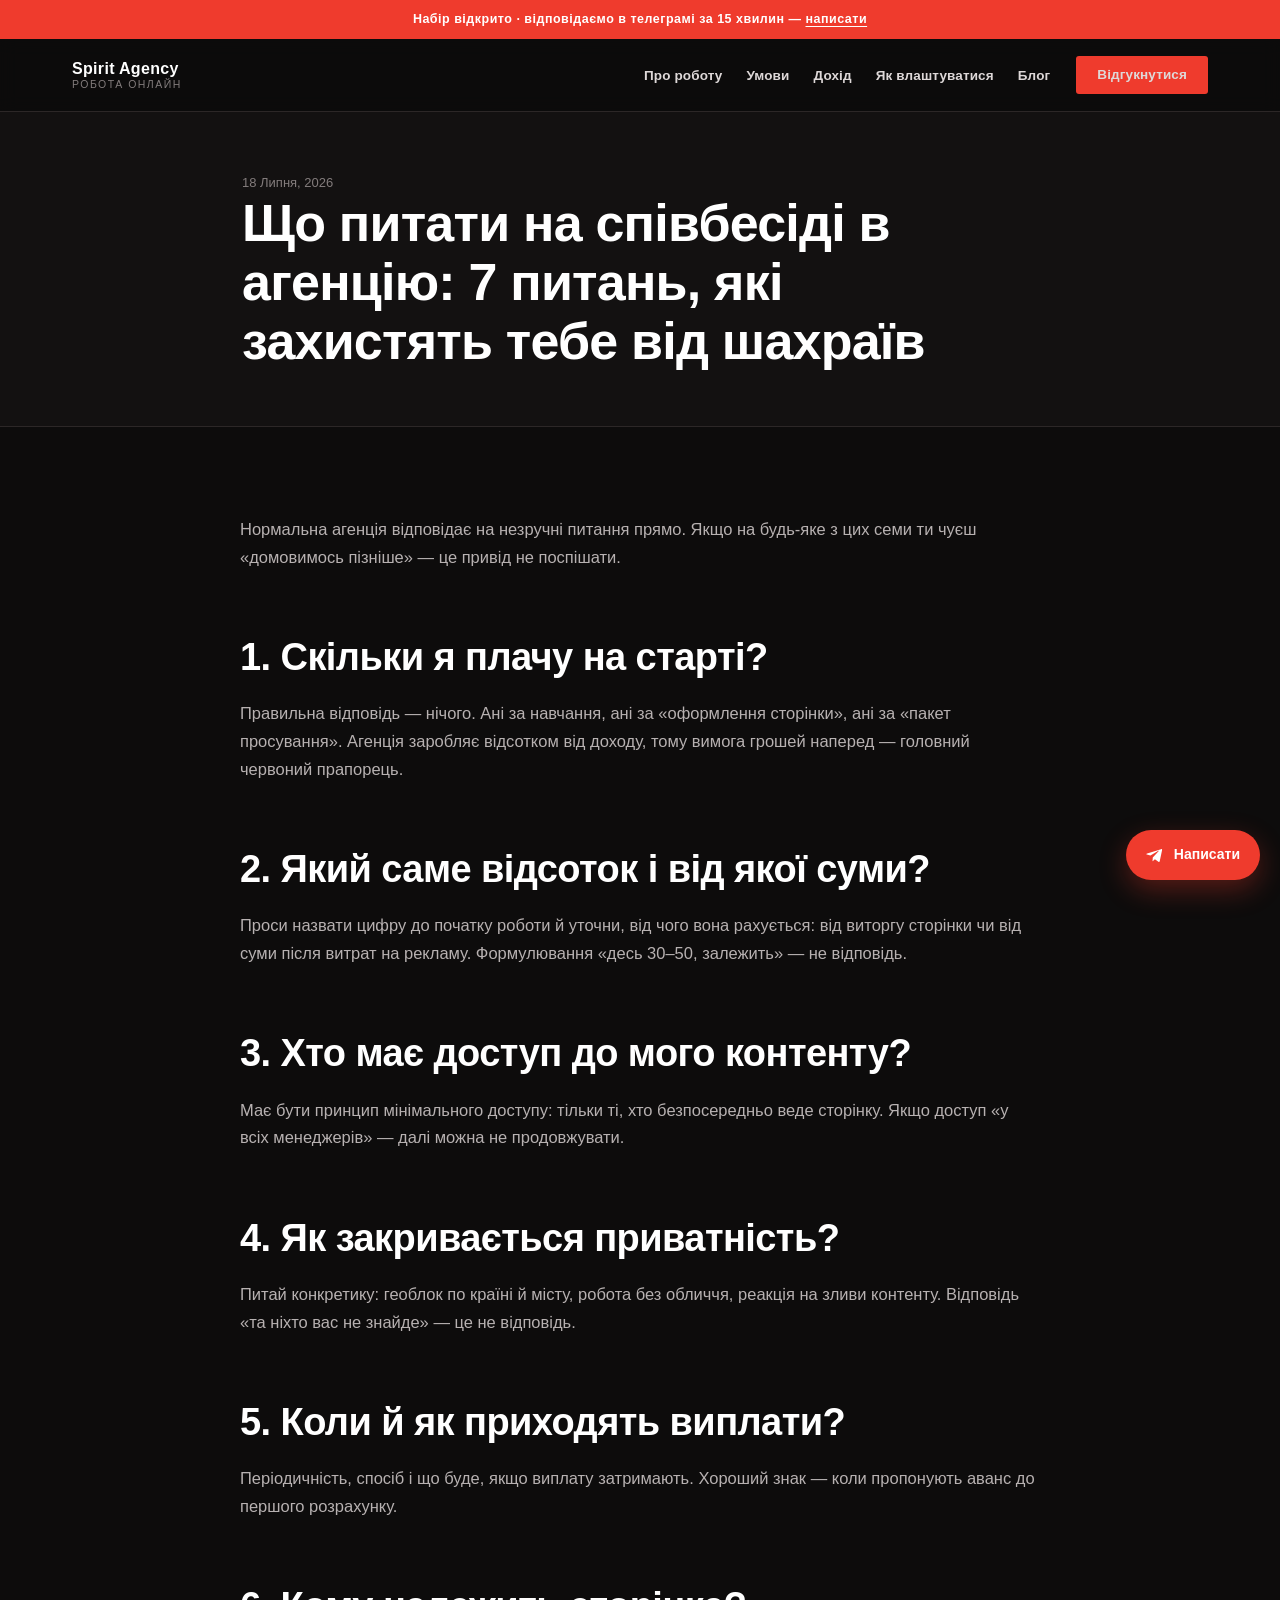
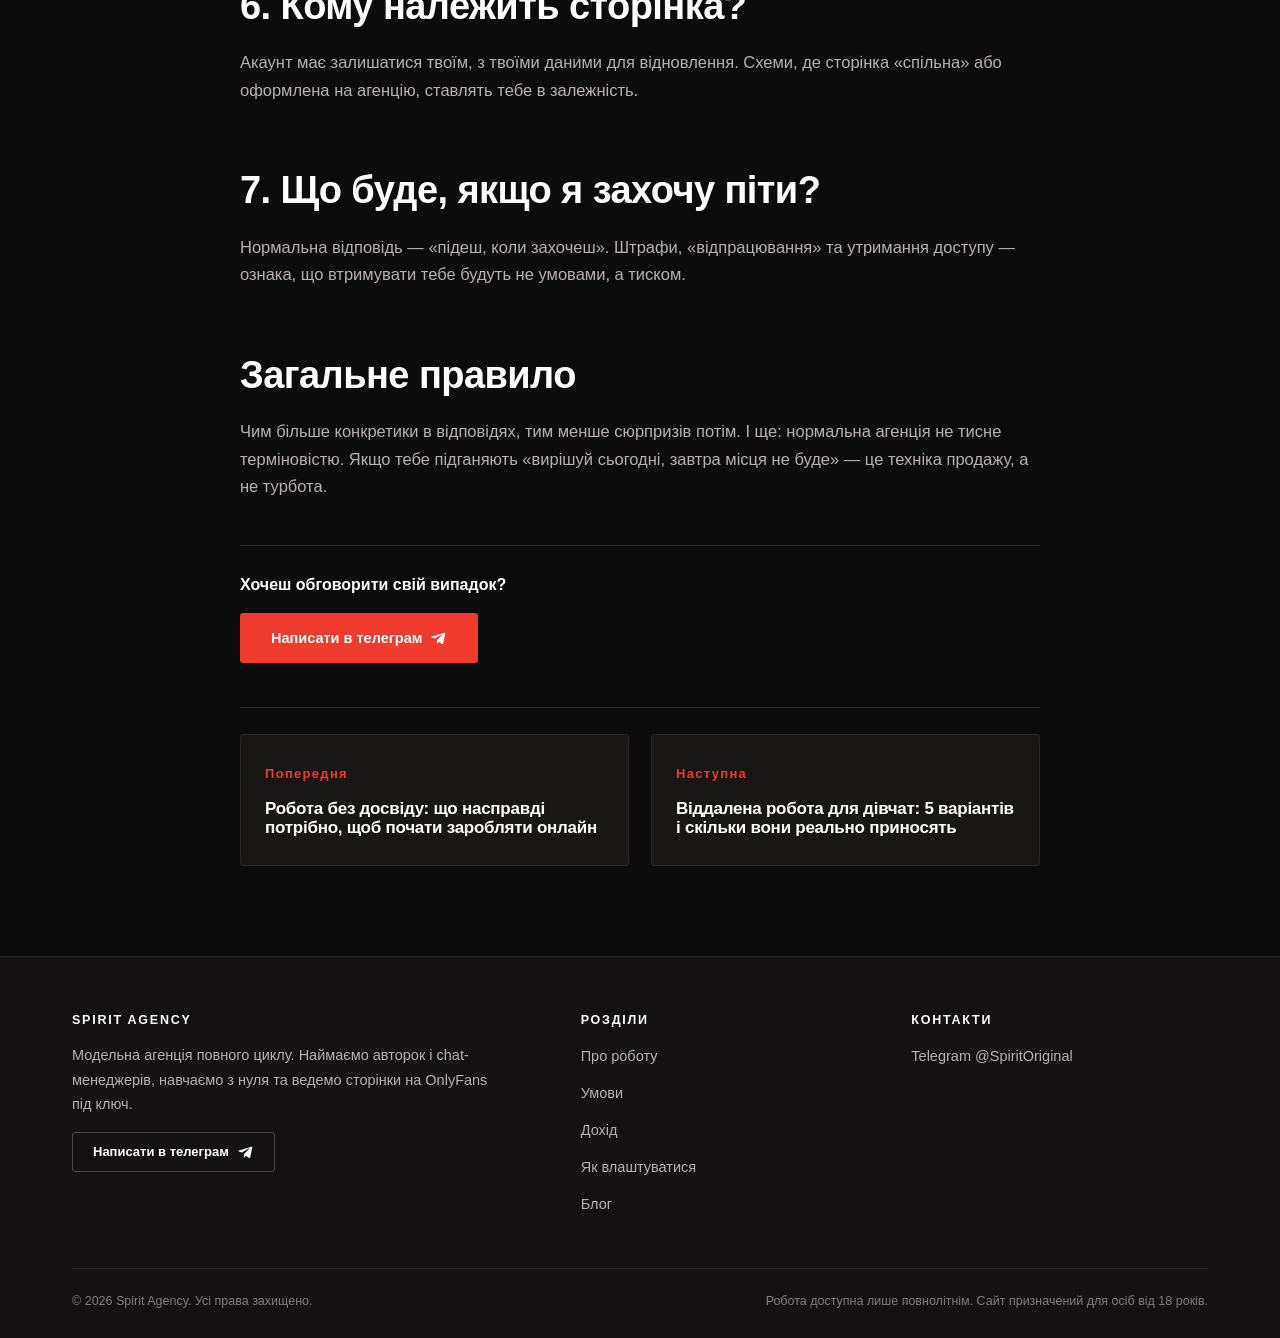
<file: що-питати-на-співбесіді-в-агенцію-7-пит/index.html>
<!doctype html><html lang="uk"><head><meta charset="UTF-8"><title>Spirit Agency</title><link rel="canonical" href="https://fun.spiritagency.space/2026/07/18/%d1%89%d0%be-%d0%bf%d0%b8%d1%82%d0%b0%d1%82%d0%b8-%d0%bd%d0%b0-%d1%81%d0%bf%d1%96%d0%b2%d0%b1%d0%b5%d1%81%d1%96%d0%b4%d1%96-%d0%b2-%d0%b0%d0%b3%d0%b5%d0%bd%d1%86%d1%96%d1%8e-7-%d0%bf%d0%b8%d1%82/"><meta name="robots" content="noindex"><meta http-equiv="refresh" content="0; url=/2026/07/18/%d1%89%d0%be-%d0%bf%d0%b8%d1%82%d0%b0%d1%82%d0%b8-%d0%bd%d0%b0-%d1%81%d0%bf%d1%96%d0%b2%d0%b1%d0%b5%d1%81%d1%96%d0%b4%d1%96-%d0%b2-%d0%b0%d0%b3%d0%b5%d0%bd%d1%86%d1%96%d1%8e-7-%d0%bf%d0%b8%d1%82/"></head><body><a href="/2026/07/18/%d1%89%d0%be-%d0%bf%d0%b8%d1%82%d0%b0%d1%82%d0%b8-%d0%bd%d0%b0-%d1%81%d0%bf%d1%96%d0%b2%d0%b1%d0%b5%d1%81%d1%96%d0%b4%d1%96-%d0%b2-%d0%b0%d0%b3%d0%b5%d0%bd%d1%86%d1%96%d1%8e-7-%d0%bf%d0%b8%d1%82/">Перейти до статті</a></body></html>
</file>
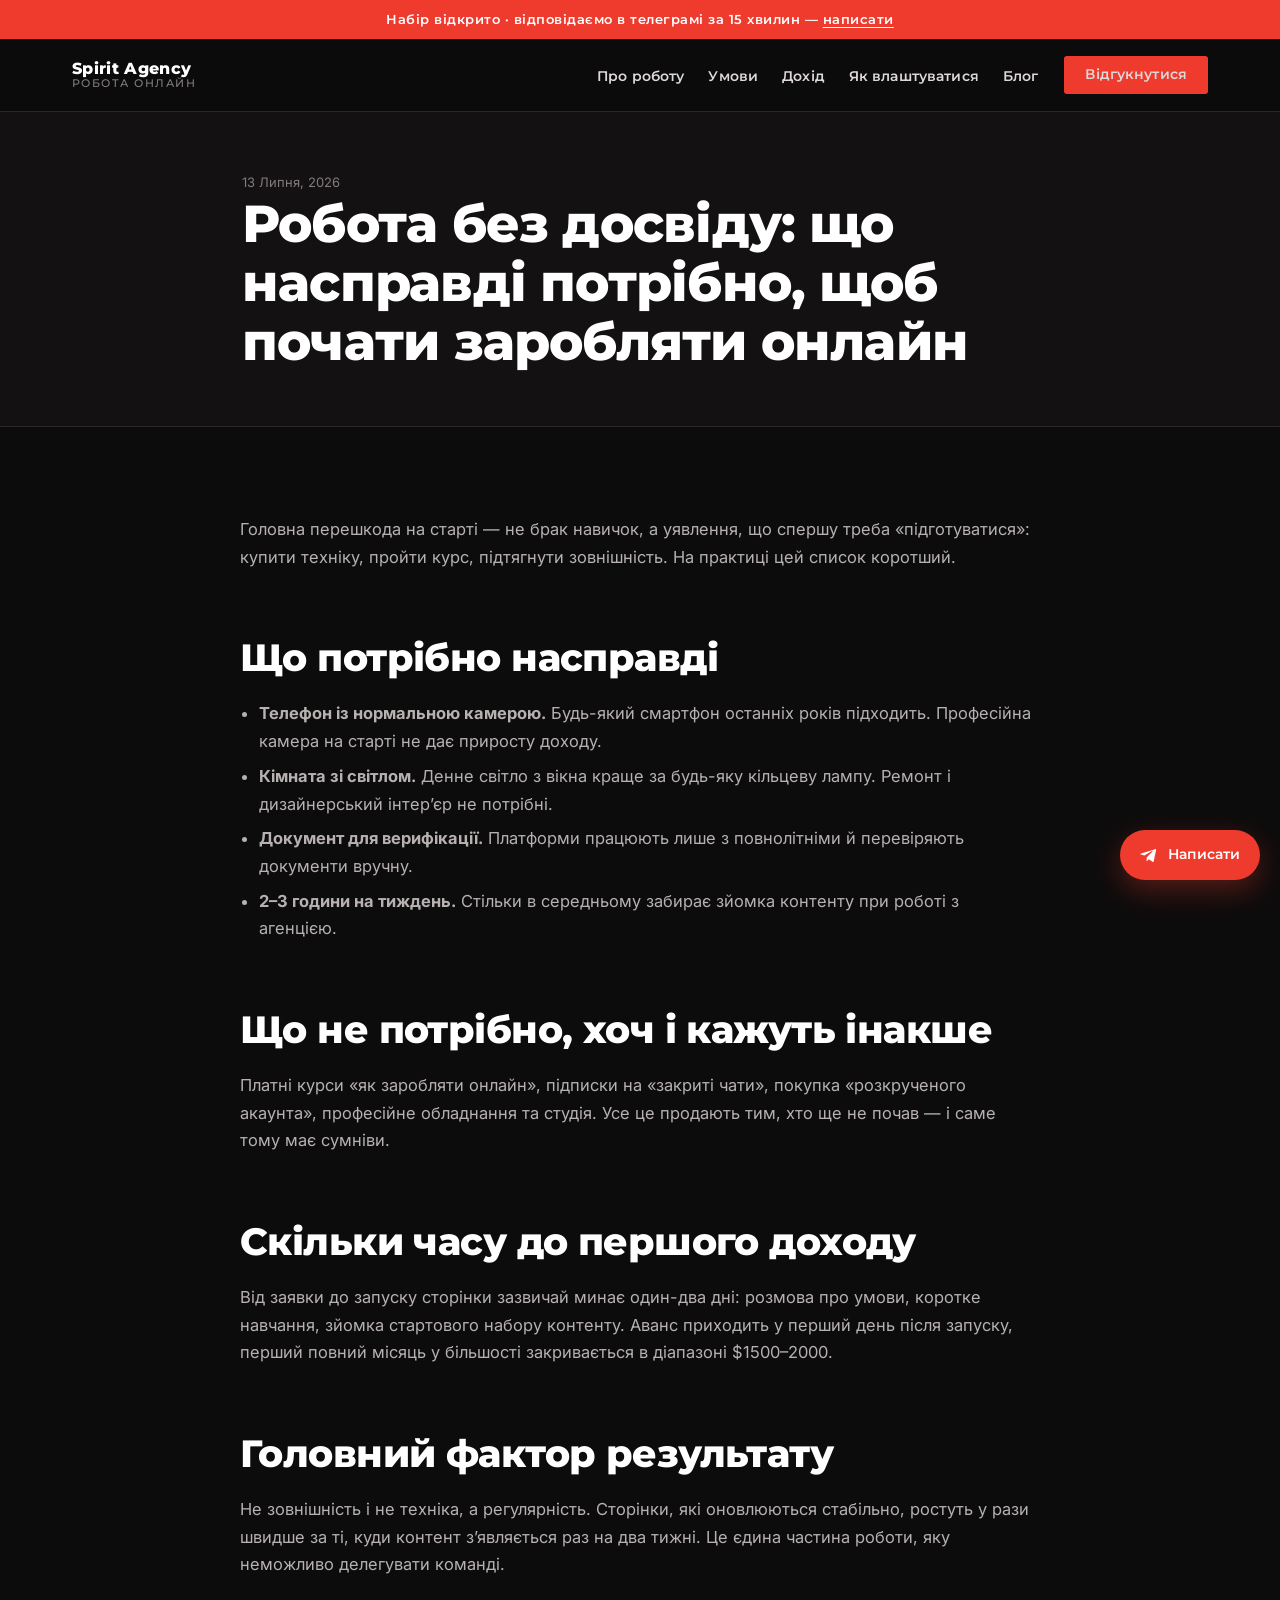
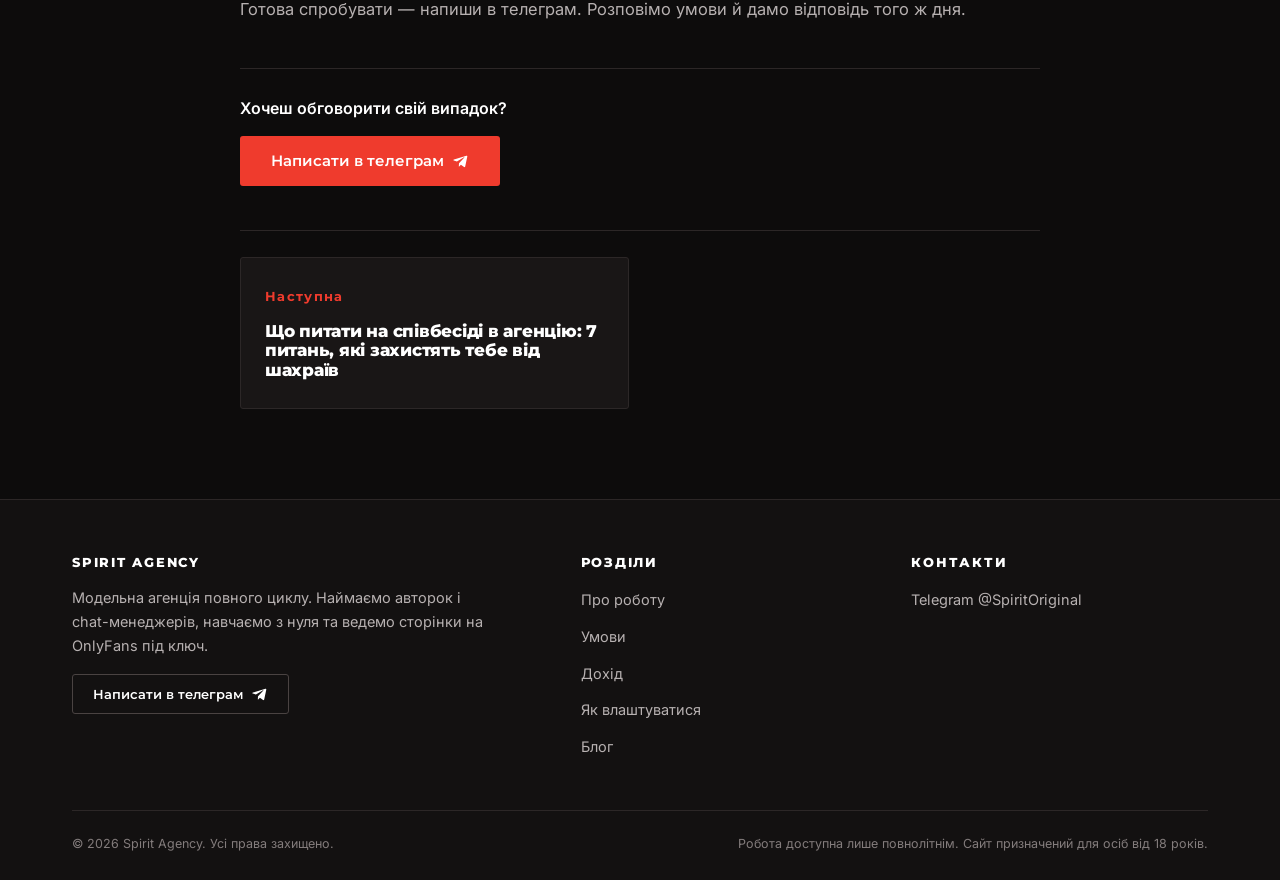
<file: 2026/07/13/робота-без-досвіду-що-насправді-потрі/index.html>
<!doctype html>
<html lang="uk">
<head>
	<meta charset="UTF-8">
	<meta name="viewport" content="width=device-width, initial-scale=1">
	<title>Робота без досвіду: що насправді потрібно, щоб почати заробляти онлайн &#8211; Spirit Agency</title>
<meta name='robots' content='max-image-preview:large' />
<meta name="description" content="Обладнання, навички та час — розбираємо, що потрібно для старту насправді, а що вигадали, щоб продати тобі курс.">
<link rel="canonical" href="https://fun.spiritagency.space/2026/07/13/%d1%80%d0%be%d0%b1%d0%be%d1%82%d0%b0-%d0%b1%d0%b5%d0%b7-%d0%b4%d0%be%d1%81%d0%b2%d1%96%d0%b4%d1%83-%d1%89%d0%be-%d0%bd%d0%b0%d1%81%d0%bf%d1%80%d0%b0%d0%b2%d0%b4%d1%96-%d0%bf%d0%be%d1%82%d1%80%d1%96/">
<meta property="og:site_name" content="Spirit Agency">
<meta property="og:type" content="article">
<meta property="og:title" content="Робота без досвіду: що насправді потрібно, щоб почати заробляти онлайн &#8211; Spirit Agency">
<meta property="og:url" content="https://fun.spiritagency.space/2026/07/13/%d1%80%d0%be%d0%b1%d0%be%d1%82%d0%b0-%d0%b1%d0%b5%d0%b7-%d0%b4%d0%be%d1%81%d0%b2%d1%96%d0%b4%d1%83-%d1%89%d0%be-%d0%bd%d0%b0%d1%81%d0%bf%d1%80%d0%b0%d0%b2%d0%b4%d1%96-%d0%bf%d0%be%d1%82%d1%80%d1%96/">
<meta property="og:image" content="https://fun.spiritagency.space/og.jpg">
<meta property="og:image:width" content="1200">
<meta property="og:image:height" content="630">
<meta property="og:locale" content="uk">
<meta property="og:description" content="Обладнання, навички та час — розбираємо, що потрібно для старту насправді, а що вигадали, щоб продати тобі курс.">
<meta name="twitter:card" content="summary_large_image">
<meta name="theme-color" content="#ef3b2d">
<meta name="rating" content="adult">
<link rel='dns-prefetch' href='//fonts.googleapis.com' />
<link href='https://fonts.gstatic.com' crossorigin rel='preconnect' />
<script type="application/ld+json">{"@context":"https://schema.org","@graph":[{"@type":"Organization","@id":"https://fun.spiritagency.space/#organization","name":"Spirit Agency","url":"https://fun.spiritagency.space/","description":"Робота для дівчат онлайн без досвіду: віддалено, вільний графік, виплати щотижня та дохід від $1500. Навчаємо з нуля, старт за один день.","sameAs":["https://t.me/SpiritOriginal"],"contactPoint":[{"@type":"ContactPoint","contactType":"recruitment","url":"https://t.me/SpiritOriginal","areaServed":"UA"}]},{"@type":"WebSite","@id":"https://fun.spiritagency.space/#website","url":"https://fun.spiritagency.space/","name":"Spirit Agency","publisher":{"@id":"https://fun.spiritagency.space/#organization"},"inLanguage":"uk"},{"@type":"BlogPosting","@id":"https://fun.spiritagency.space/2026/07/13/%d1%80%d0%be%d0%b1%d0%be%d1%82%d0%b0-%d0%b1%d0%b5%d0%b7-%d0%b4%d0%be%d1%81%d0%b2%d1%96%d0%b4%d1%83-%d1%89%d0%be-%d0%bd%d0%b0%d1%81%d0%bf%d1%80%d0%b0%d0%b2%d0%b4%d1%96-%d0%bf%d0%be%d1%82%d1%80%d1%96/#article","headline":"Робота без досвіду: що насправді потрібно, щоб почати заробляти онлайн","datePublished":"2026-07-13T08:38:15+00:00","dateModified":"2026-07-13T08:38:15+00:00","author":{"@type":"Organization","name":"Spirit Agency"},"publisher":{"@id":"https://fun.spiritagency.space/#organization"},"mainEntityOfPage":"https://fun.spiritagency.space/2026/07/13/%d1%80%d0%be%d0%b1%d0%be%d1%82%d0%b0-%d0%b1%d0%b5%d0%b7-%d0%b4%d0%be%d1%81%d0%b2%d1%96%d0%b4%d1%83-%d1%89%d0%be-%d0%bd%d0%b0%d1%81%d0%bf%d1%80%d0%b0%d0%b2%d0%b4%d1%96-%d0%bf%d0%be%d1%82%d1%80%d1%96/","description":"Обладнання, навички та час — розбираємо, що потрібно для старту насправді, а що вигадали, щоб продати тобі курс.","image":"https://fun.spiritagency.space/og.jpg"},{"@type":"BreadcrumbList","itemListElement":[{"@type":"ListItem","position":1,"name":"Spirit Agency","item":"https://fun.spiritagency.space/"},{"@type":"ListItem","position":2,"name":"Блог","item":"https://fun.spiritagency.space/blog/"},{"@type":"ListItem","position":3,"name":"Робота без досвіду: що насправді потрібно, щоб почати заробляти онлайн","item":"https://fun.spiritagency.space/2026/07/13/%d1%80%d0%be%d0%b1%d0%be%d1%82%d0%b0-%d0%b1%d0%b5%d0%b7-%d0%b4%d0%be%d1%81%d0%b2%d1%96%d0%b4%d1%83-%d1%89%d0%be-%d0%bd%d0%b0%d1%81%d0%bf%d1%80%d0%b0%d0%b2%d0%b4%d1%96-%d0%bf%d0%be%d1%82%d1%80%d1%96/"}]}]}</script>
<style id="wp-img-auto-sizes-contain-inline-css">
img:is([sizes=auto i],[sizes^="auto," i]){contain-intrinsic-size:3000px 1500px}
/*# sourceURL=wp-img-auto-sizes-contain-inline-css */
</style>
<style id="wp-block-library-inline-css">
:root{--wp-block-synced-color:#7a00df;--wp-block-synced-color--rgb:122,0,223;--wp-bound-block-color:var(--wp-block-synced-color);--wp-editor-canvas-background:#ddd;--wp-admin-theme-color:#007cba;--wp-admin-theme-color--rgb:0,124,186;--wp-admin-theme-color-darker-10:#006ba1;--wp-admin-theme-color-darker-10--rgb:0,107,160.5;--wp-admin-theme-color-darker-20:#005a87;--wp-admin-theme-color-darker-20--rgb:0,90,135;--wp-admin-border-width-focus:2px}@media (min-resolution:192dpi){:root{--wp-admin-border-width-focus:1.5px}}.wp-element-button{cursor:pointer}:root .has-very-light-gray-background-color{background-color:#eee}:root .has-very-dark-gray-background-color{background-color:#313131}:root .has-very-light-gray-color{color:#eee}:root .has-very-dark-gray-color{color:#313131}:root .has-vivid-green-cyan-to-vivid-cyan-blue-gradient-background{background:linear-gradient(135deg,#00d084,#0693e3)}:root .has-purple-crush-gradient-background{background:linear-gradient(135deg,#34e2e4,#4721fb 50%,#ab1dfe)}:root .has-hazy-dawn-gradient-background{background:linear-gradient(135deg,#faaca8,#dad0ec)}:root .has-subdued-olive-gradient-background{background:linear-gradient(135deg,#fafae1,#67a671)}:root .has-atomic-cream-gradient-background{background:linear-gradient(135deg,#fdd79a,#004a59)}:root .has-nightshade-gradient-background{background:linear-gradient(135deg,#330968,#31cdcf)}:root .has-midnight-gradient-background{background:linear-gradient(135deg,#020381,#2874fc)}:root{--wp--preset--font-size--normal:16px;--wp--preset--font-size--huge:42px}.has-regular-font-size{font-size:1em}.has-larger-font-size{font-size:2.625em}.has-normal-font-size{font-size:var(--wp--preset--font-size--normal)}.has-huge-font-size{font-size:var(--wp--preset--font-size--huge)}:root .has-text-align-center{text-align:center}:root .has-text-align-left{text-align:left}:root .has-text-align-right{text-align:right}.has-fit-text{white-space:nowrap!important}#end-resizable-editor-section{display:none}.aligncenter{clear:both}.items-justified-left{justify-content:flex-start}.items-justified-center{justify-content:center}.items-justified-right{justify-content:flex-end}.items-justified-space-between{justify-content:space-between}.screen-reader-text{word-wrap:normal!important;border:0;clip-path:inset(50%);height:1px;margin:-1px;overflow:hidden;padding:0;position:absolute;width:1px;word-break:normal!important}.screen-reader-text:focus{background-color:#ddd;clip-path:none;color:#444;display:block;font-size:1em;height:auto;left:5px;line-height:normal;padding:15px 23px 14px;text-decoration:none;top:5px;width:auto;z-index:100000}html :where(.has-border-color){border-style:solid}html :where([style^=border-color],[style*=";border-color"],[style*="; border-color"]){border-style:solid}html :where([style^=border-top-color],[style*=";border-top-color"],[style*="; border-top-color"]){border-top-style:solid}html :where([style^=border-right-color],[style*=";border-right-color"],[style*="; border-right-color"]){border-right-style:solid}html :where([style^=border-bottom-color],[style*=";border-bottom-color"],[style*="; border-bottom-color"]){border-bottom-style:solid}html :where([style^=border-left-color],[style*=";border-left-color"],[style*="; border-left-color"]){border-left-style:solid}html :where([style^=border-width],[style*=";border-width"],[style*="; border-width"]){border-style:solid}html :where([style^=border-top-width],[style*=";border-top-width"],[style*="; border-top-width"]){border-top-style:solid}html :where([style^=border-right-width],[style*=";border-right-width"],[style*="; border-right-width"]){border-right-style:solid}html :where([style^=border-bottom-width],[style*=";border-bottom-width"],[style*="; border-bottom-width"]){border-bottom-style:solid}html :where([style^=border-left-width],[style*=";border-left-width"],[style*="; border-left-width"]){border-left-style:solid}html :where(img[class*=wp-image-]){height:auto;max-width:100%}:where(figure){margin:0 0 1em}html :where(.is-position-sticky){--wp-admin--admin-bar--position-offset:var(--wp-admin--admin-bar--height,0px)}@media screen and (max-width:600px){html :where(.is-position-sticky){--wp-admin--admin-bar--position-offset:0px}}

/*# sourceURL=/assets/core/css/dist/block-library/common.min.css */
</style>

<style id="global-styles-inline-css">
:root{--wp--preset--aspect-ratio--square: 1;--wp--preset--aspect-ratio--4-3: 4/3;--wp--preset--aspect-ratio--3-4: 3/4;--wp--preset--aspect-ratio--3-2: 3/2;--wp--preset--aspect-ratio--2-3: 2/3;--wp--preset--aspect-ratio--16-9: 16/9;--wp--preset--aspect-ratio--9-16: 9/16;--wp--preset--color--black: #000000;--wp--preset--color--cyan-bluish-gray: #abb8c3;--wp--preset--color--white: #ffffff;--wp--preset--color--pale-pink: #f78da7;--wp--preset--color--vivid-red: #cf2e2e;--wp--preset--color--luminous-vivid-orange: #ff6900;--wp--preset--color--luminous-vivid-amber: #fcb900;--wp--preset--color--light-green-cyan: #7bdcb5;--wp--preset--color--vivid-green-cyan: #00d084;--wp--preset--color--pale-cyan-blue: #8ed1fc;--wp--preset--color--vivid-cyan-blue: #0693e3;--wp--preset--color--vivid-purple: #9b51e0;--wp--preset--color--bg: #0d0c0c;--wp--preset--color--panel: #191616;--wp--preset--color--accent: #ef3b2d;--wp--preset--color--text: #b7b1b1;--wp--preset--color--line: #2c2727;--wp--preset--gradient--vivid-cyan-blue-to-vivid-purple: linear-gradient(135deg,rgb(6,147,227) 0%,rgb(155,81,224) 100%);--wp--preset--gradient--light-green-cyan-to-vivid-green-cyan: linear-gradient(135deg,rgb(122,220,180) 0%,rgb(0,208,130) 100%);--wp--preset--gradient--luminous-vivid-amber-to-luminous-vivid-orange: linear-gradient(135deg,rgb(252,185,0) 0%,rgb(255,105,0) 100%);--wp--preset--gradient--luminous-vivid-orange-to-vivid-red: linear-gradient(135deg,rgb(255,105,0) 0%,rgb(207,46,46) 100%);--wp--preset--gradient--very-light-gray-to-cyan-bluish-gray: linear-gradient(135deg,rgb(238,238,238) 0%,rgb(169,184,195) 100%);--wp--preset--gradient--cool-to-warm-spectrum: linear-gradient(135deg,rgb(74,234,220) 0%,rgb(151,120,209) 20%,rgb(207,42,186) 40%,rgb(238,44,130) 60%,rgb(251,105,98) 80%,rgb(254,248,76) 100%);--wp--preset--gradient--blush-light-purple: linear-gradient(135deg,rgb(255,206,236) 0%,rgb(152,150,240) 100%);--wp--preset--gradient--blush-bordeaux: linear-gradient(135deg,rgb(254,205,165) 0%,rgb(254,45,45) 50%,rgb(107,0,62) 100%);--wp--preset--gradient--luminous-dusk: linear-gradient(135deg,rgb(255,203,112) 0%,rgb(199,81,192) 50%,rgb(65,88,208) 100%);--wp--preset--gradient--pale-ocean: linear-gradient(135deg,rgb(255,245,203) 0%,rgb(182,227,212) 50%,rgb(51,167,181) 100%);--wp--preset--gradient--electric-grass: linear-gradient(135deg,rgb(202,248,128) 0%,rgb(113,206,126) 100%);--wp--preset--gradient--midnight: linear-gradient(135deg,rgb(2,3,129) 0%,rgb(40,116,252) 100%);--wp--preset--font-size--small: 13px;--wp--preset--font-size--medium: clamp(14px, 0.875rem + ((1vw - 3.2px) * 0.789), 20px);--wp--preset--font-size--large: clamp(22.041px, 1.378rem + ((1vw - 3.2px) * 1.837), 36px);--wp--preset--font-size--x-large: clamp(25.014px, 1.563rem + ((1vw - 3.2px) * 2.235), 42px);--wp--preset--font-family--body: Inter, -apple-system, 'Segoe UI', Roboto, Arial, sans-serif;--wp--preset--font-family--head: Montserrat, -apple-system, 'Segoe UI', Arial, sans-serif;--wp--preset--spacing--20: 0.44rem;--wp--preset--spacing--30: 0.67rem;--wp--preset--spacing--40: 1rem;--wp--preset--spacing--50: 1.5rem;--wp--preset--spacing--60: 2.25rem;--wp--preset--spacing--70: 3.38rem;--wp--preset--spacing--80: 5.06rem;--wp--preset--shadow--natural: 6px 6px 9px rgba(0, 0, 0, 0.2);--wp--preset--shadow--deep: 12px 12px 50px rgba(0, 0, 0, 0.4);--wp--preset--shadow--sharp: 6px 6px 0px rgba(0, 0, 0, 0.2);--wp--preset--shadow--outlined: 6px 6px 0px -3px rgb(255, 255, 255), 6px 6px rgb(0, 0, 0);--wp--preset--shadow--crisp: 6px 6px 0px rgb(0, 0, 0);}.wp-block-button{--wp--preset--dimension--25: 25%;--wp--preset--dimension--50: 50%;--wp--preset--dimension--75: 75%;--wp--preset--dimension--100: 100%;}:root { --wp--style--global--content-size: 800px;--wp--style--global--wide-size: 1080px; }:where(body) { margin: 0; }.wp-site-blocks > .alignleft { float: left; margin-right: 2em; }.wp-site-blocks > .alignright { float: right; margin-left: 2em; }.wp-site-blocks > .aligncenter { justify-content: center; margin-left: auto; margin-right: auto; }:where(.wp-site-blocks) > * { margin-block-start: 24px; margin-block-end: 0; }:where(.wp-site-blocks) > :first-child { margin-block-start: 0; }:where(.wp-site-blocks) > :last-child { margin-block-end: 0; }:root { --wp--style--block-gap: 24px; }:root :where(.is-layout-flow) > :first-child{margin-block-start: 0;}:root :where(.is-layout-flow) > :last-child{margin-block-end: 0;}:root :where(.is-layout-flow) > *{margin-block-start: 24px;margin-block-end: 0;}:root :where(.is-layout-constrained) > :first-child{margin-block-start: 0;}:root :where(.is-layout-constrained) > :last-child{margin-block-end: 0;}:root :where(.is-layout-constrained) > *{margin-block-start: 24px;margin-block-end: 0;}:root :where(.is-layout-flex){gap: 24px;}:root :where(.is-layout-grid){gap: 24px;}.is-layout-flow > .alignleft{float: left;margin-inline-start: 0;margin-inline-end: 2em;}.is-layout-flow > .alignright{float: right;margin-inline-start: 2em;margin-inline-end: 0;}.is-layout-flow > .aligncenter{margin-left: auto !important;margin-right: auto !important;}.is-layout-constrained > .alignleft{float: left;margin-inline-start: 0;margin-inline-end: 2em;}.is-layout-constrained > .alignright{float: right;margin-inline-start: 2em;margin-inline-end: 0;}.is-layout-constrained > .aligncenter{margin-left: auto !important;margin-right: auto !important;}.is-layout-constrained > :where(:not(.alignleft):not(.alignright):not(.alignfull)){max-width: var(--wp--style--global--content-size);margin-left: auto !important;margin-right: auto !important;}.is-layout-constrained > .alignwide{max-width: var(--wp--style--global--wide-size);}body .is-layout-flex{display: flex;}.is-layout-flex{flex-wrap: wrap;align-items: center;}.is-layout-flex > :is(*, div){margin: 0;}body .is-layout-grid{display: grid;}.is-layout-grid > :is(*, div){margin: 0;}body{background-color: var(--wp--preset--color--bg);color: var(--wp--preset--color--text);font-family: var(--wp--preset--font-family--body);line-height: 1.68;padding-top: 0px;padding-right: 0px;padding-bottom: 0px;padding-left: 0px;}a:where(:not(.wp-element-button)){color: var(--wp--preset--color--accent);}h1{color: var(--wp--preset--color--white);font-family: var(--wp--preset--font-family--head);}h2{color: var(--wp--preset--color--white);font-family: var(--wp--preset--font-family--head);}h3{color: var(--wp--preset--color--white);font-family: var(--wp--preset--font-family--head);}:root :where(.wp-element-button, .wp-block-button__link){background-color: #32373c;border-width: 0;color: #fff;font-family: inherit;font-size: inherit;font-style: inherit;font-weight: inherit;letter-spacing: inherit;line-height: inherit;padding-top: calc(0.667em + 2px);padding-right: calc(1.333em + 2px);padding-bottom: calc(0.667em + 2px);padding-left: calc(1.333em + 2px);text-decoration: none;text-transform: inherit;}.has-black-color{color: var(--wp--preset--color--black) !important;}.has-cyan-bluish-gray-color{color: var(--wp--preset--color--cyan-bluish-gray) !important;}.has-white-color{color: var(--wp--preset--color--white) !important;}.has-pale-pink-color{color: var(--wp--preset--color--pale-pink) !important;}.has-vivid-red-color{color: var(--wp--preset--color--vivid-red) !important;}.has-luminous-vivid-orange-color{color: var(--wp--preset--color--luminous-vivid-orange) !important;}.has-luminous-vivid-amber-color{color: var(--wp--preset--color--luminous-vivid-amber) !important;}.has-light-green-cyan-color{color: var(--wp--preset--color--light-green-cyan) !important;}.has-vivid-green-cyan-color{color: var(--wp--preset--color--vivid-green-cyan) !important;}.has-pale-cyan-blue-color{color: var(--wp--preset--color--pale-cyan-blue) !important;}.has-vivid-cyan-blue-color{color: var(--wp--preset--color--vivid-cyan-blue) !important;}.has-vivid-purple-color{color: var(--wp--preset--color--vivid-purple) !important;}.has-bg-color{color: var(--wp--preset--color--bg) !important;}.has-panel-color{color: var(--wp--preset--color--panel) !important;}.has-accent-color{color: var(--wp--preset--color--accent) !important;}.has-text-color{color: var(--wp--preset--color--text) !important;}.has-line-color{color: var(--wp--preset--color--line) !important;}.has-black-background-color{background-color: var(--wp--preset--color--black) !important;}.has-cyan-bluish-gray-background-color{background-color: var(--wp--preset--color--cyan-bluish-gray) !important;}.has-white-background-color{background-color: var(--wp--preset--color--white) !important;}.has-pale-pink-background-color{background-color: var(--wp--preset--color--pale-pink) !important;}.has-vivid-red-background-color{background-color: var(--wp--preset--color--vivid-red) !important;}.has-luminous-vivid-orange-background-color{background-color: var(--wp--preset--color--luminous-vivid-orange) !important;}.has-luminous-vivid-amber-background-color{background-color: var(--wp--preset--color--luminous-vivid-amber) !important;}.has-light-green-cyan-background-color{background-color: var(--wp--preset--color--light-green-cyan) !important;}.has-vivid-green-cyan-background-color{background-color: var(--wp--preset--color--vivid-green-cyan) !important;}.has-pale-cyan-blue-background-color{background-color: var(--wp--preset--color--pale-cyan-blue) !important;}.has-vivid-cyan-blue-background-color{background-color: var(--wp--preset--color--vivid-cyan-blue) !important;}.has-vivid-purple-background-color{background-color: var(--wp--preset--color--vivid-purple) !important;}.has-bg-background-color{background-color: var(--wp--preset--color--bg) !important;}.has-panel-background-color{background-color: var(--wp--preset--color--panel) !important;}.has-accent-background-color{background-color: var(--wp--preset--color--accent) !important;}.has-text-background-color{background-color: var(--wp--preset--color--text) !important;}.has-line-background-color{background-color: var(--wp--preset--color--line) !important;}.has-black-border-color{border-color: var(--wp--preset--color--black) !important;}.has-cyan-bluish-gray-border-color{border-color: var(--wp--preset--color--cyan-bluish-gray) !important;}.has-white-border-color{border-color: var(--wp--preset--color--white) !important;}.has-pale-pink-border-color{border-color: var(--wp--preset--color--pale-pink) !important;}.has-vivid-red-border-color{border-color: var(--wp--preset--color--vivid-red) !important;}.has-luminous-vivid-orange-border-color{border-color: var(--wp--preset--color--luminous-vivid-orange) !important;}.has-luminous-vivid-amber-border-color{border-color: var(--wp--preset--color--luminous-vivid-amber) !important;}.has-light-green-cyan-border-color{border-color: var(--wp--preset--color--light-green-cyan) !important;}.has-vivid-green-cyan-border-color{border-color: var(--wp--preset--color--vivid-green-cyan) !important;}.has-pale-cyan-blue-border-color{border-color: var(--wp--preset--color--pale-cyan-blue) !important;}.has-vivid-cyan-blue-border-color{border-color: var(--wp--preset--color--vivid-cyan-blue) !important;}.has-vivid-purple-border-color{border-color: var(--wp--preset--color--vivid-purple) !important;}.has-bg-border-color{border-color: var(--wp--preset--color--bg) !important;}.has-panel-border-color{border-color: var(--wp--preset--color--panel) !important;}.has-accent-border-color{border-color: var(--wp--preset--color--accent) !important;}.has-text-border-color{border-color: var(--wp--preset--color--text) !important;}.has-line-border-color{border-color: var(--wp--preset--color--line) !important;}.has-vivid-cyan-blue-to-vivid-purple-gradient-background{background: var(--wp--preset--gradient--vivid-cyan-blue-to-vivid-purple) !important;}.has-light-green-cyan-to-vivid-green-cyan-gradient-background{background: var(--wp--preset--gradient--light-green-cyan-to-vivid-green-cyan) !important;}.has-luminous-vivid-amber-to-luminous-vivid-orange-gradient-background{background: var(--wp--preset--gradient--luminous-vivid-amber-to-luminous-vivid-orange) !important;}.has-luminous-vivid-orange-to-vivid-red-gradient-background{background: var(--wp--preset--gradient--luminous-vivid-orange-to-vivid-red) !important;}.has-very-light-gray-to-cyan-bluish-gray-gradient-background{background: var(--wp--preset--gradient--very-light-gray-to-cyan-bluish-gray) !important;}.has-cool-to-warm-spectrum-gradient-background{background: var(--wp--preset--gradient--cool-to-warm-spectrum) !important;}.has-blush-light-purple-gradient-background{background: var(--wp--preset--gradient--blush-light-purple) !important;}.has-blush-bordeaux-gradient-background{background: var(--wp--preset--gradient--blush-bordeaux) !important;}.has-luminous-dusk-gradient-background{background: var(--wp--preset--gradient--luminous-dusk) !important;}.has-pale-ocean-gradient-background{background: var(--wp--preset--gradient--pale-ocean) !important;}.has-electric-grass-gradient-background{background: var(--wp--preset--gradient--electric-grass) !important;}.has-midnight-gradient-background{background: var(--wp--preset--gradient--midnight) !important;}.has-small-font-size{font-size: var(--wp--preset--font-size--small) !important;}.has-medium-font-size{font-size: var(--wp--preset--font-size--medium) !important;}.has-large-font-size{font-size: var(--wp--preset--font-size--large) !important;}.has-x-large-font-size{font-size: var(--wp--preset--font-size--x-large) !important;}.has-body-font-family{font-family: var(--wp--preset--font-family--body) !important;}.has-head-font-family{font-family: var(--wp--preset--font-family--head) !important;}
/*# sourceURL=global-styles-inline-css */
</style>

<link rel='stylesheet' id='swork-fonts-css' href='https://fonts.googleapis.com/css2?family=Inter:wght@400;500;600&#038;family=Montserrat:wght@600;700;800&#038;display=swap' media='all' />
<link rel='stylesheet' id='swork-style-css' href='/assets/theme/style.css?ver=1.0.0' media='all' />
<link rel="canonical" href="https://fun.spiritagency.space/2026/07/13/%d1%80%d0%be%d0%b1%d0%be%d1%82%d0%b0-%d0%b1%d0%b5%d0%b7-%d0%b4%d0%be%d1%81%d0%b2%d1%96%d0%b4%d1%83-%d1%89%d0%be-%d0%bd%d0%b0%d1%81%d0%bf%d1%80%d0%b0%d0%b2%d0%b4%d1%96-%d0%bf%d0%be%d1%82%d1%80%d1%96/" />
</head>

<body class="wp-singular post-template-default single single-post postid-8 single-format-standard wp-embed-responsive wp-theme-spirit-work">

<a class="sw-skip sw-sr" href="#sw-main">Перейти до вмісту</a>

	<div class="sw-bar">
		Набір відкрито · відповідаємо в телеграмі за 15 хвилин —
		<a href="https://t.me/SpiritOriginal" target="_blank" rel="nofollow noopener">
			написати		</a>
	</div>

<header class="sw-head">
	<div class="sw-wrap sw-head__in">

		<div class="sw-logo">
							<a class="sw-logo__name" href="/">
					Spirit Agency											<span class="sw-logo__sub">Робота онлайн</span>
									</a>
					</div>

		<button class="sw-burger" id="sw-burger" aria-expanded="false" aria-controls="sw-nav"
			aria-label="Меню"><span></span></button>

		<nav class="sw-nav" id="sw-nav" aria-label="Головне меню">
			<ul id="menu-%d0%b3%d0%be%d0%bb%d0%be%d0%b2%d0%bd%d0%b5-%d0%bc%d0%b5%d0%bd%d1%8e" class="menu"><li id="menu-item-10" class="menu-item menu-item-type-custom menu-item-object-custom menu-item-home menu-item-10"><a href="/#about-job">Про роботу</a></li>
<li id="menu-item-11" class="menu-item menu-item-type-custom menu-item-object-custom menu-item-home menu-item-11"><a href="/#terms">Умови</a></li>
<li id="menu-item-12" class="menu-item menu-item-type-custom menu-item-object-custom menu-item-home menu-item-12"><a href="/#pay">Дохід</a></li>
<li id="menu-item-13" class="menu-item menu-item-type-custom menu-item-object-custom menu-item-home menu-item-13"><a href="/#flow">Як влаштуватися</a></li>
<li id="menu-item-14" class="menu-item menu-item-type-post_type menu-item-object-page current_page_parent menu-item-14"><a href="/blog/">Блог</a></li>
</ul><a class="sw-btn sw-btn--fill sw-btn--sm" href="https://t.me/SpiritOriginal" target="_blank" rel="nofollow noopener">Відгукнутися</a>		</nav>

	</div>
</header>

<main id="sw-main">

	<article class="post-8 post type-post status-publish format-standard hentry category-robota-onlayn">

		<header class="sw-top">
			<div class="sw-wrap" style="max-width:840px">
				<div class="sw-top__meta">13 Липня, 2026</div>
				<h1>Робота без досвіду: що насправді потрібно, щоб почати заробляти онлайн</h1>
			</div>
		</header>

		<section class="sw-sec">
			<div class="sw-wrap">

				
				<div class="sw-entry">
					<p>Головна перешкода на старті — не брак навичок, а уявлення, що спершу треба «підготуватися»: купити техніку, пройти курс, підтягнути зовнішність. На практиці цей список коротший.</p>
<h2>Що потрібно насправді</h2>
<ul>
<li><b>Телефон із нормальною камерою.</b> Будь-який смартфон останніх років підходить. Професійна камера на старті не дає приросту доходу.</li>
<li><b>Кімната зі світлом.</b> Денне світло з вікна краще за будь-яку кільцеву лампу. Ремонт і дизайнерський інтер’єр не потрібні.</li>
<li><b>Документ для верифікації.</b> Платформи працюють лише з повнолітніми й перевіряють документи вручну.</li>
<li><b>2–3 години на тиждень.</b> Стільки в середньому забирає зйомка контенту при роботі з агенцією.</li>
</ul>
<h2>Що не потрібно, хоч і кажуть інакше</h2>
<p>Платні курси «як заробляти онлайн», підписки на «закриті чати», покупка «розкрученого акаунта», професійне обладнання та студія. Усе це продають тим, хто ще не почав — і саме тому має сумніви.</p>
<h2>Скільки часу до першого доходу</h2>
<p>Від заявки до запуску сторінки зазвичай минає один-два дні: розмова про умови, коротке навчання, зйомка стартового набору контенту. Аванс приходить у перший день після запуску, перший повний місяць у більшості закривається в діапазоні $1500–2000.</p>
<h2>Головний фактор результату</h2>
<p>Не зовнішність і не техніка, а регулярність. Сторінки, які оновлюються стабільно, ростуть у рази швидше за ті, куди контент з’являється раз на два тижні. Це єдина частина роботи, яку неможливо делегувати команді.</p>
<p>Готова спробувати — напиши в телеграм. Розповімо умови й дамо відповідь того ж дня.</p>
				</div>

				<div class="sw-after">
					<p style="color:#fff;font-weight:600;margin-bottom:14px">
						Хочеш обговорити свій випадок?					</p>
					<a class="sw-btn sw-btn--fill" href="https://t.me/SpiritOriginal" target="_blank" rel="nofollow noopener">Написати в телеграм<svg viewBox="0 0 24 24" aria-hidden="true" focusable="false"><path d="M9.04 15.47 8.7 20.2c.48 0 .69-.2.94-.45l2.26-2.16 4.69 3.43c.86.48 1.48.23 1.71-.79l3.1-14.53c.3-1.28-.46-1.78-1.3-1.47L1.5 9.9c-1.25.48-1.23 1.17-.21 1.48l4.6 1.43L16.5 6.4c.5-.32.96-.14.58.18l-8.04 8.89Z"/></svg></a>				</div>

									<nav class="sw-after">
						<div class="sw-cols sw-cols--2">
																						<div class="sw-tile">
									<span class="sw-tile__n">Наступна</span>
									<h3 style="margin:0;font-size:17px"><a href="/2026/07/18/%d1%89%d0%be-%d0%bf%d0%b8%d1%82%d0%b0%d1%82%d0%b8-%d0%bd%d0%b0-%d1%81%d0%bf%d1%96%d0%b2%d0%b1%d0%b5%d1%81%d1%96%d0%b4%d1%96-%d0%b2-%d0%b0%d0%b3%d0%b5%d0%bd%d1%86%d1%96%d1%8e-7-%d0%bf%d0%b8%d1%82/" style="color:#fff">Що питати на співбесіді в агенцію: 7 питань, які захистять тебе від шахраїв</a></h3>
								</div>
													</div>
					</nav>
				
			</div>
		</section>

	</article>

	</main>

<footer class="sw-foot">
	<div class="sw-wrap">

		<div class="sw-foot__grid">

			<div>
				<h4>Spirit Agency</h4>
				<p>Модельна агенція повного циклу. Наймаємо авторок і chat-менеджерів, навчаємо з нуля та ведемо сторінки на OnlyFans під ключ.</p>
				<a class="sw-btn sw-btn--line sw-btn--sm" href="https://t.me/SpiritOriginal" target="_blank" rel="nofollow noopener">Написати в телеграм<svg viewBox="0 0 24 24" aria-hidden="true" focusable="false"><path d="M9.04 15.47 8.7 20.2c.48 0 .69-.2.94-.45l2.26-2.16 4.69 3.43c.86.48 1.48.23 1.71-.79l3.1-14.53c.3-1.28-.46-1.78-1.3-1.47L1.5 9.9c-1.25.48-1.23 1.17-.21 1.48l4.6 1.43L16.5 6.4c.5-.32.96-.14.58.18l-8.04 8.89Z"/></svg></a>			</div>

			<div>
				<h4>Розділи</h4>
				<ul id="menu-%d0%b3%d0%be%d0%bb%d0%be%d0%b2%d0%bd%d0%b5-%d0%bc%d0%b5%d0%bd%d1%8e-1" class="menu"><li class="menu-item menu-item-type-custom menu-item-object-custom menu-item-home menu-item-10"><a href="/#about-job">Про роботу</a></li>
<li class="menu-item menu-item-type-custom menu-item-object-custom menu-item-home menu-item-11"><a href="/#terms">Умови</a></li>
<li class="menu-item menu-item-type-custom menu-item-object-custom menu-item-home menu-item-12"><a href="/#pay">Дохід</a></li>
<li class="menu-item menu-item-type-custom menu-item-object-custom menu-item-home menu-item-13"><a href="/#flow">Як влаштуватися</a></li>
<li class="menu-item menu-item-type-post_type menu-item-object-page current_page_parent menu-item-14"><a href="/blog/">Блог</a></li>
</ul>			</div>

			<div>
				<h4>Контакти</h4>
				<ul>
					<li>
						<a href="https://t.me/SpiritOriginal" target="_blank" rel="nofollow noopener">
							Telegram @SpiritOriginal						</a>
					</li>
				</ul>
			</div>

		</div>

		<div class="sw-foot__end">
			<div>&copy; 2026 Spirit Agency. Усі права захищено.</div>
			<div>Робота доступна лише повнолітнім. Сайт призначений для осіб від 18 років.</div>
		</div>

	</div>
</footer>

	<a class="sw-tg" href="https://t.me/SpiritOriginal"
		target="_blank" rel="nofollow noopener">
		<svg viewBox="0 0 24 24" aria-hidden="true" focusable="false"><path d="M9.04 15.47 8.7 20.2c.48 0 .69-.2.94-.45l2.26-2.16 4.69 3.43c.86.48 1.48.23 1.71-.79l3.1-14.53c.3-1.28-.46-1.78-1.3-1.47L1.5 9.9c-1.25.48-1.23 1.17-.21 1.48l4.6 1.43L16.5 6.4c.5-.32.96-.14.58.18l-8.04 8.89Z"/></svg>		Написати	</a>

<script id="swork-main-js" src="/assets/theme/assets/js/main.js?ver=1.0.0"></script>
</body>
</html>
</file>
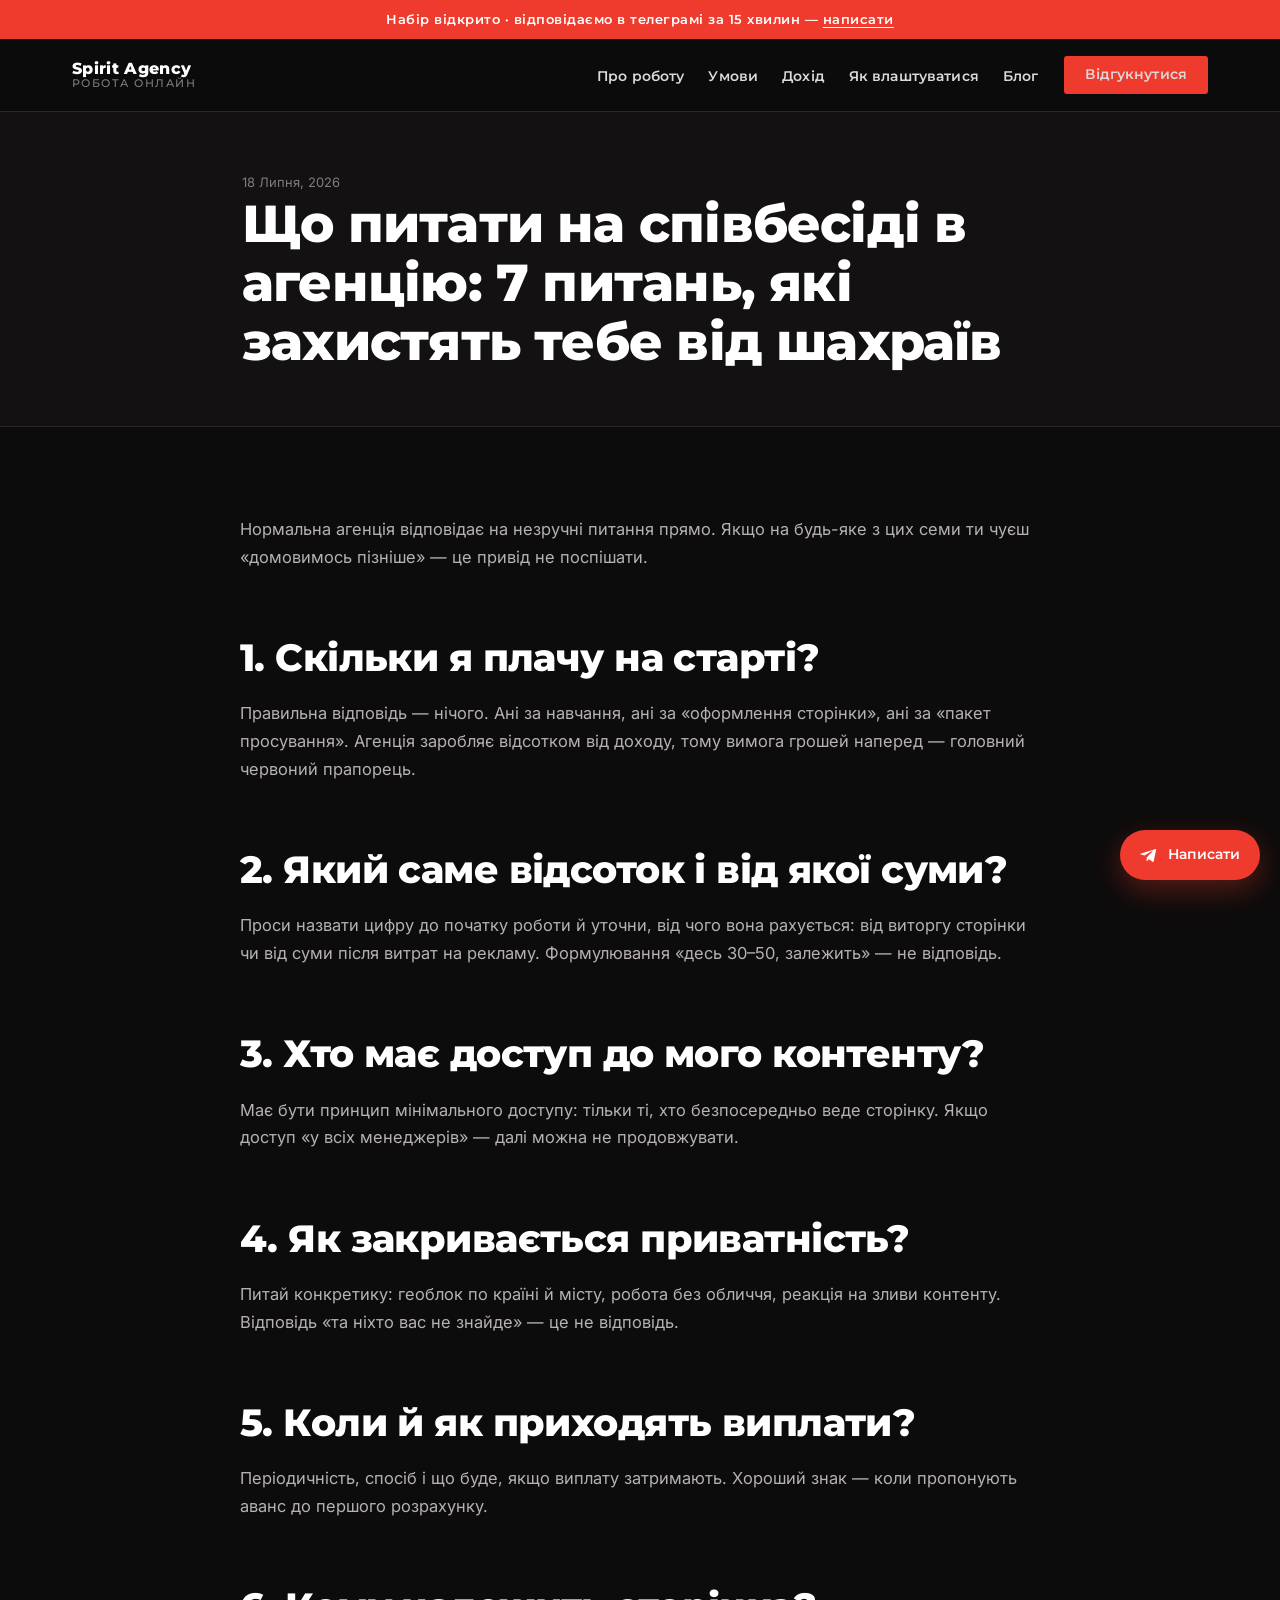
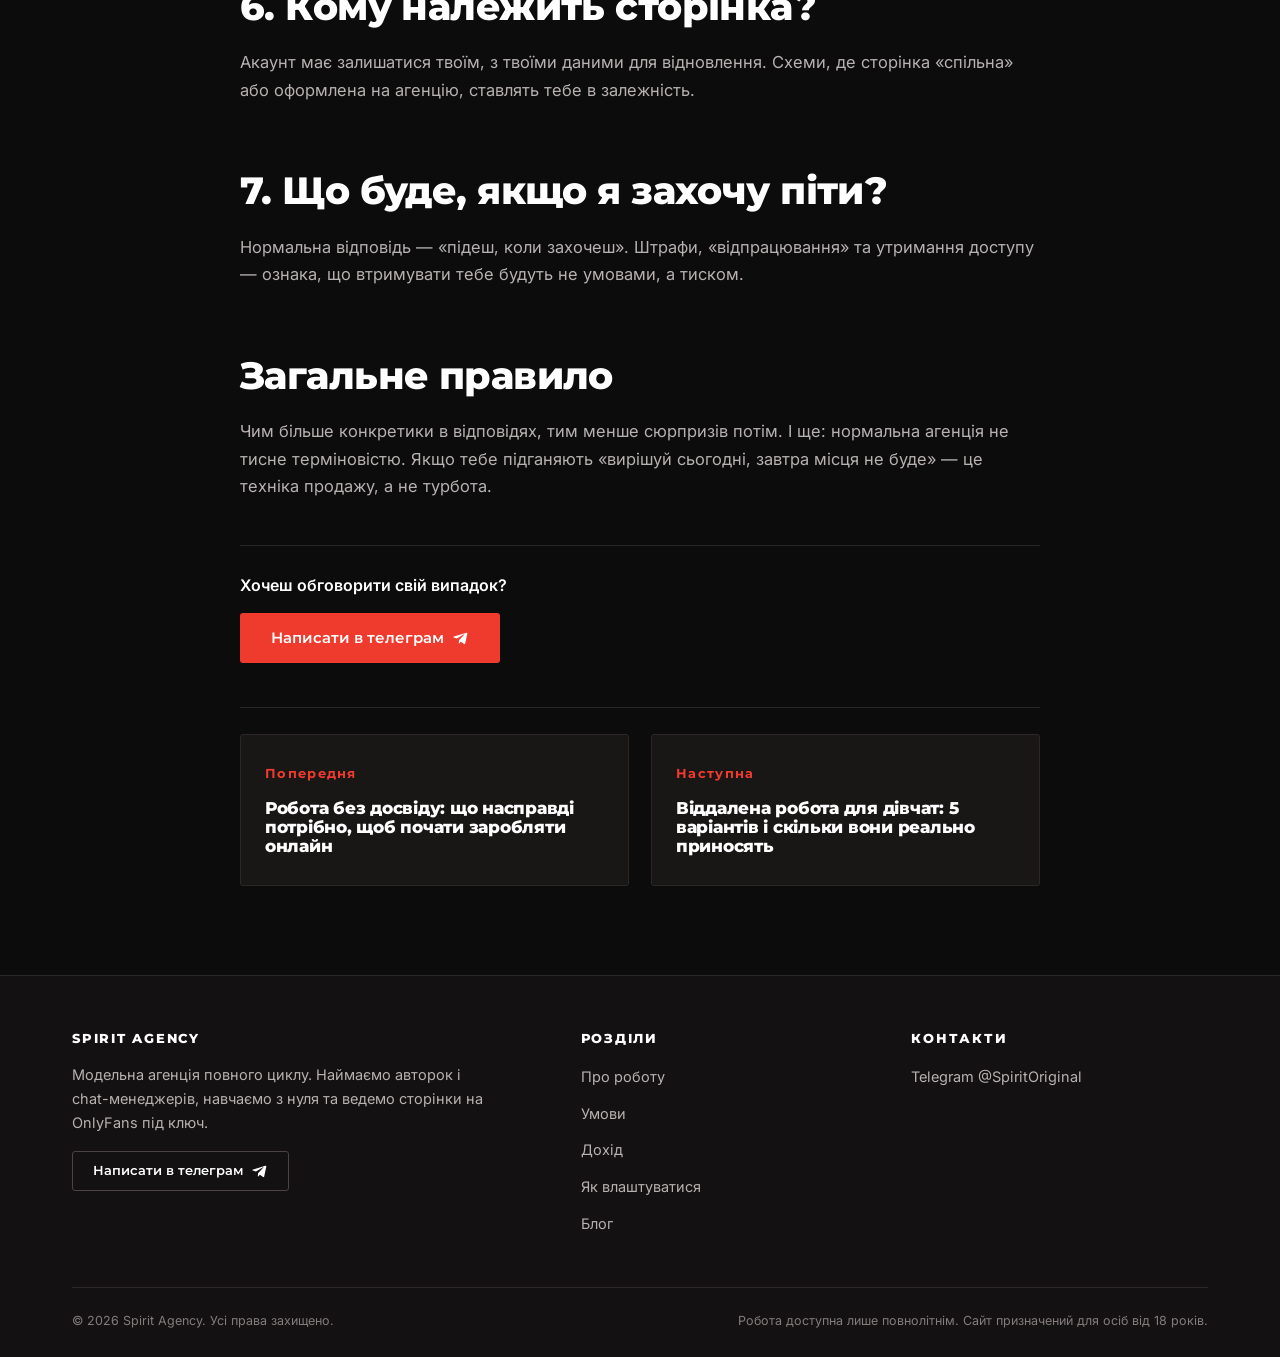
<file: 2026/07/18/що-питати-на-співбесіді-в-агенцію-7-пит/index.html>
<!doctype html>
<html lang="uk">
<head>
	<meta charset="UTF-8">
	<meta name="viewport" content="width=device-width, initial-scale=1">
	<title>Що питати на співбесіді в агенцію: 7 питань, які захистять тебе від шахраїв &#8211; Spirit Agency</title>
<meta name='robots' content='max-image-preview:large' />
<meta name="description" content="Червоні прапорці при працевлаштуванні в онлайн-агенцію та питання, після яких недобросовісні одразу зникають.">
<link rel="canonical" href="https://fun.spiritagency.space/2026/07/18/%d1%89%d0%be-%d0%bf%d0%b8%d1%82%d0%b0%d1%82%d0%b8-%d0%bd%d0%b0-%d1%81%d0%bf%d1%96%d0%b2%d0%b1%d0%b5%d1%81%d1%96%d0%b4%d1%96-%d0%b2-%d0%b0%d0%b3%d0%b5%d0%bd%d1%86%d1%96%d1%8e-7-%d0%bf%d0%b8%d1%82/">
<meta property="og:site_name" content="Spirit Agency">
<meta property="og:type" content="article">
<meta property="og:title" content="Що питати на співбесіді в агенцію: 7 питань, які захистять тебе від шахраїв &#8211; Spirit Agency">
<meta property="og:url" content="https://fun.spiritagency.space/2026/07/18/%d1%89%d0%be-%d0%bf%d0%b8%d1%82%d0%b0%d1%82%d0%b8-%d0%bd%d0%b0-%d1%81%d0%bf%d1%96%d0%b2%d0%b1%d0%b5%d1%81%d1%96%d0%b4%d1%96-%d0%b2-%d0%b0%d0%b3%d0%b5%d0%bd%d1%86%d1%96%d1%8e-7-%d0%bf%d0%b8%d1%82/">
<meta property="og:image" content="https://fun.spiritagency.space/og.jpg">
<meta property="og:image:width" content="1200">
<meta property="og:image:height" content="630">
<meta property="og:locale" content="uk">
<meta property="og:description" content="Червоні прапорці при працевлаштуванні в онлайн-агенцію та питання, після яких недобросовісні одразу зникають.">
<meta name="twitter:card" content="summary_large_image">
<meta name="theme-color" content="#ef3b2d">
<meta name="rating" content="adult">
<link rel='dns-prefetch' href='//fonts.googleapis.com' />
<link href='https://fonts.gstatic.com' crossorigin rel='preconnect' />
<script type="application/ld+json">{"@context":"https://schema.org","@graph":[{"@type":"Organization","@id":"https://fun.spiritagency.space/#organization","name":"Spirit Agency","url":"https://fun.spiritagency.space/","description":"Робота для дівчат онлайн без досвіду: віддалено, вільний графік, виплати щотижня та дохід від $1500. Навчаємо з нуля, старт за один день.","sameAs":["https://t.me/SpiritOriginal"],"contactPoint":[{"@type":"ContactPoint","contactType":"recruitment","url":"https://t.me/SpiritOriginal","areaServed":"UA"}]},{"@type":"WebSite","@id":"https://fun.spiritagency.space/#website","url":"https://fun.spiritagency.space/","name":"Spirit Agency","publisher":{"@id":"https://fun.spiritagency.space/#organization"},"inLanguage":"uk"},{"@type":"BlogPosting","@id":"https://fun.spiritagency.space/2026/07/18/%d1%89%d0%be-%d0%bf%d0%b8%d1%82%d0%b0%d1%82%d0%b8-%d0%bd%d0%b0-%d1%81%d0%bf%d1%96%d0%b2%d0%b1%d0%b5%d1%81%d1%96%d0%b4%d1%96-%d0%b2-%d0%b0%d0%b3%d0%b5%d0%bd%d1%86%d1%96%d1%8e-7-%d0%bf%d0%b8%d1%82/#article","headline":"Що питати на співбесіді в агенцію: 7 питань, які захистять тебе від шахраїв","datePublished":"2026-07-18T08:38:15+00:00","dateModified":"2026-07-18T08:38:15+00:00","author":{"@type":"Organization","name":"Spirit Agency"},"publisher":{"@id":"https://fun.spiritagency.space/#organization"},"mainEntityOfPage":"https://fun.spiritagency.space/2026/07/18/%d1%89%d0%be-%d0%bf%d0%b8%d1%82%d0%b0%d1%82%d0%b8-%d0%bd%d0%b0-%d1%81%d0%bf%d1%96%d0%b2%d0%b1%d0%b5%d1%81%d1%96%d0%b4%d1%96-%d0%b2-%d0%b0%d0%b3%d0%b5%d0%bd%d1%86%d1%96%d1%8e-7-%d0%bf%d0%b8%d1%82/","description":"Червоні прапорці при працевлаштуванні в онлайн-агенцію та питання, після яких недобросовісні одразу зникають.","image":"https://fun.spiritagency.space/og.jpg"},{"@type":"BreadcrumbList","itemListElement":[{"@type":"ListItem","position":1,"name":"Spirit Agency","item":"https://fun.spiritagency.space/"},{"@type":"ListItem","position":2,"name":"Блог","item":"https://fun.spiritagency.space/blog/"},{"@type":"ListItem","position":3,"name":"Що питати на співбесіді в агенцію: 7 питань, які захистять тебе від шахраїв","item":"https://fun.spiritagency.space/2026/07/18/%d1%89%d0%be-%d0%bf%d0%b8%d1%82%d0%b0%d1%82%d0%b8-%d0%bd%d0%b0-%d1%81%d0%bf%d1%96%d0%b2%d0%b1%d0%b5%d1%81%d1%96%d0%b4%d1%96-%d0%b2-%d0%b0%d0%b3%d0%b5%d0%bd%d1%86%d1%96%d1%8e-7-%d0%bf%d0%b8%d1%82/"}]}]}</script>
<style id="wp-img-auto-sizes-contain-inline-css">
img:is([sizes=auto i],[sizes^="auto," i]){contain-intrinsic-size:3000px 1500px}
/*# sourceURL=wp-img-auto-sizes-contain-inline-css */
</style>
<style id="wp-block-library-inline-css">
:root{--wp-block-synced-color:#7a00df;--wp-block-synced-color--rgb:122,0,223;--wp-bound-block-color:var(--wp-block-synced-color);--wp-editor-canvas-background:#ddd;--wp-admin-theme-color:#007cba;--wp-admin-theme-color--rgb:0,124,186;--wp-admin-theme-color-darker-10:#006ba1;--wp-admin-theme-color-darker-10--rgb:0,107,160.5;--wp-admin-theme-color-darker-20:#005a87;--wp-admin-theme-color-darker-20--rgb:0,90,135;--wp-admin-border-width-focus:2px}@media (min-resolution:192dpi){:root{--wp-admin-border-width-focus:1.5px}}.wp-element-button{cursor:pointer}:root .has-very-light-gray-background-color{background-color:#eee}:root .has-very-dark-gray-background-color{background-color:#313131}:root .has-very-light-gray-color{color:#eee}:root .has-very-dark-gray-color{color:#313131}:root .has-vivid-green-cyan-to-vivid-cyan-blue-gradient-background{background:linear-gradient(135deg,#00d084,#0693e3)}:root .has-purple-crush-gradient-background{background:linear-gradient(135deg,#34e2e4,#4721fb 50%,#ab1dfe)}:root .has-hazy-dawn-gradient-background{background:linear-gradient(135deg,#faaca8,#dad0ec)}:root .has-subdued-olive-gradient-background{background:linear-gradient(135deg,#fafae1,#67a671)}:root .has-atomic-cream-gradient-background{background:linear-gradient(135deg,#fdd79a,#004a59)}:root .has-nightshade-gradient-background{background:linear-gradient(135deg,#330968,#31cdcf)}:root .has-midnight-gradient-background{background:linear-gradient(135deg,#020381,#2874fc)}:root{--wp--preset--font-size--normal:16px;--wp--preset--font-size--huge:42px}.has-regular-font-size{font-size:1em}.has-larger-font-size{font-size:2.625em}.has-normal-font-size{font-size:var(--wp--preset--font-size--normal)}.has-huge-font-size{font-size:var(--wp--preset--font-size--huge)}:root .has-text-align-center{text-align:center}:root .has-text-align-left{text-align:left}:root .has-text-align-right{text-align:right}.has-fit-text{white-space:nowrap!important}#end-resizable-editor-section{display:none}.aligncenter{clear:both}.items-justified-left{justify-content:flex-start}.items-justified-center{justify-content:center}.items-justified-right{justify-content:flex-end}.items-justified-space-between{justify-content:space-between}.screen-reader-text{word-wrap:normal!important;border:0;clip-path:inset(50%);height:1px;margin:-1px;overflow:hidden;padding:0;position:absolute;width:1px;word-break:normal!important}.screen-reader-text:focus{background-color:#ddd;clip-path:none;color:#444;display:block;font-size:1em;height:auto;left:5px;line-height:normal;padding:15px 23px 14px;text-decoration:none;top:5px;width:auto;z-index:100000}html :where(.has-border-color){border-style:solid}html :where([style^=border-color],[style*=";border-color"],[style*="; border-color"]){border-style:solid}html :where([style^=border-top-color],[style*=";border-top-color"],[style*="; border-top-color"]){border-top-style:solid}html :where([style^=border-right-color],[style*=";border-right-color"],[style*="; border-right-color"]){border-right-style:solid}html :where([style^=border-bottom-color],[style*=";border-bottom-color"],[style*="; border-bottom-color"]){border-bottom-style:solid}html :where([style^=border-left-color],[style*=";border-left-color"],[style*="; border-left-color"]){border-left-style:solid}html :where([style^=border-width],[style*=";border-width"],[style*="; border-width"]){border-style:solid}html :where([style^=border-top-width],[style*=";border-top-width"],[style*="; border-top-width"]){border-top-style:solid}html :where([style^=border-right-width],[style*=";border-right-width"],[style*="; border-right-width"]){border-right-style:solid}html :where([style^=border-bottom-width],[style*=";border-bottom-width"],[style*="; border-bottom-width"]){border-bottom-style:solid}html :where([style^=border-left-width],[style*=";border-left-width"],[style*="; border-left-width"]){border-left-style:solid}html :where(img[class*=wp-image-]){height:auto;max-width:100%}:where(figure){margin:0 0 1em}html :where(.is-position-sticky){--wp-admin--admin-bar--position-offset:var(--wp-admin--admin-bar--height,0px)}@media screen and (max-width:600px){html :where(.is-position-sticky){--wp-admin--admin-bar--position-offset:0px}}

/*# sourceURL=/assets/core/css/dist/block-library/common.min.css */
</style>

<style id="global-styles-inline-css">
:root{--wp--preset--aspect-ratio--square: 1;--wp--preset--aspect-ratio--4-3: 4/3;--wp--preset--aspect-ratio--3-4: 3/4;--wp--preset--aspect-ratio--3-2: 3/2;--wp--preset--aspect-ratio--2-3: 2/3;--wp--preset--aspect-ratio--16-9: 16/9;--wp--preset--aspect-ratio--9-16: 9/16;--wp--preset--color--black: #000000;--wp--preset--color--cyan-bluish-gray: #abb8c3;--wp--preset--color--white: #ffffff;--wp--preset--color--pale-pink: #f78da7;--wp--preset--color--vivid-red: #cf2e2e;--wp--preset--color--luminous-vivid-orange: #ff6900;--wp--preset--color--luminous-vivid-amber: #fcb900;--wp--preset--color--light-green-cyan: #7bdcb5;--wp--preset--color--vivid-green-cyan: #00d084;--wp--preset--color--pale-cyan-blue: #8ed1fc;--wp--preset--color--vivid-cyan-blue: #0693e3;--wp--preset--color--vivid-purple: #9b51e0;--wp--preset--color--bg: #0d0c0c;--wp--preset--color--panel: #191616;--wp--preset--color--accent: #ef3b2d;--wp--preset--color--text: #b7b1b1;--wp--preset--color--line: #2c2727;--wp--preset--gradient--vivid-cyan-blue-to-vivid-purple: linear-gradient(135deg,rgb(6,147,227) 0%,rgb(155,81,224) 100%);--wp--preset--gradient--light-green-cyan-to-vivid-green-cyan: linear-gradient(135deg,rgb(122,220,180) 0%,rgb(0,208,130) 100%);--wp--preset--gradient--luminous-vivid-amber-to-luminous-vivid-orange: linear-gradient(135deg,rgb(252,185,0) 0%,rgb(255,105,0) 100%);--wp--preset--gradient--luminous-vivid-orange-to-vivid-red: linear-gradient(135deg,rgb(255,105,0) 0%,rgb(207,46,46) 100%);--wp--preset--gradient--very-light-gray-to-cyan-bluish-gray: linear-gradient(135deg,rgb(238,238,238) 0%,rgb(169,184,195) 100%);--wp--preset--gradient--cool-to-warm-spectrum: linear-gradient(135deg,rgb(74,234,220) 0%,rgb(151,120,209) 20%,rgb(207,42,186) 40%,rgb(238,44,130) 60%,rgb(251,105,98) 80%,rgb(254,248,76) 100%);--wp--preset--gradient--blush-light-purple: linear-gradient(135deg,rgb(255,206,236) 0%,rgb(152,150,240) 100%);--wp--preset--gradient--blush-bordeaux: linear-gradient(135deg,rgb(254,205,165) 0%,rgb(254,45,45) 50%,rgb(107,0,62) 100%);--wp--preset--gradient--luminous-dusk: linear-gradient(135deg,rgb(255,203,112) 0%,rgb(199,81,192) 50%,rgb(65,88,208) 100%);--wp--preset--gradient--pale-ocean: linear-gradient(135deg,rgb(255,245,203) 0%,rgb(182,227,212) 50%,rgb(51,167,181) 100%);--wp--preset--gradient--electric-grass: linear-gradient(135deg,rgb(202,248,128) 0%,rgb(113,206,126) 100%);--wp--preset--gradient--midnight: linear-gradient(135deg,rgb(2,3,129) 0%,rgb(40,116,252) 100%);--wp--preset--font-size--small: 13px;--wp--preset--font-size--medium: clamp(14px, 0.875rem + ((1vw - 3.2px) * 0.789), 20px);--wp--preset--font-size--large: clamp(22.041px, 1.378rem + ((1vw - 3.2px) * 1.837), 36px);--wp--preset--font-size--x-large: clamp(25.014px, 1.563rem + ((1vw - 3.2px) * 2.235), 42px);--wp--preset--font-family--body: Inter, -apple-system, 'Segoe UI', Roboto, Arial, sans-serif;--wp--preset--font-family--head: Montserrat, -apple-system, 'Segoe UI', Arial, sans-serif;--wp--preset--spacing--20: 0.44rem;--wp--preset--spacing--30: 0.67rem;--wp--preset--spacing--40: 1rem;--wp--preset--spacing--50: 1.5rem;--wp--preset--spacing--60: 2.25rem;--wp--preset--spacing--70: 3.38rem;--wp--preset--spacing--80: 5.06rem;--wp--preset--shadow--natural: 6px 6px 9px rgba(0, 0, 0, 0.2);--wp--preset--shadow--deep: 12px 12px 50px rgba(0, 0, 0, 0.4);--wp--preset--shadow--sharp: 6px 6px 0px rgba(0, 0, 0, 0.2);--wp--preset--shadow--outlined: 6px 6px 0px -3px rgb(255, 255, 255), 6px 6px rgb(0, 0, 0);--wp--preset--shadow--crisp: 6px 6px 0px rgb(0, 0, 0);}.wp-block-button{--wp--preset--dimension--25: 25%;--wp--preset--dimension--50: 50%;--wp--preset--dimension--75: 75%;--wp--preset--dimension--100: 100%;}:root { --wp--style--global--content-size: 800px;--wp--style--global--wide-size: 1080px; }:where(body) { margin: 0; }.wp-site-blocks > .alignleft { float: left; margin-right: 2em; }.wp-site-blocks > .alignright { float: right; margin-left: 2em; }.wp-site-blocks > .aligncenter { justify-content: center; margin-left: auto; margin-right: auto; }:where(.wp-site-blocks) > * { margin-block-start: 24px; margin-block-end: 0; }:where(.wp-site-blocks) > :first-child { margin-block-start: 0; }:where(.wp-site-blocks) > :last-child { margin-block-end: 0; }:root { --wp--style--block-gap: 24px; }:root :where(.is-layout-flow) > :first-child{margin-block-start: 0;}:root :where(.is-layout-flow) > :last-child{margin-block-end: 0;}:root :where(.is-layout-flow) > *{margin-block-start: 24px;margin-block-end: 0;}:root :where(.is-layout-constrained) > :first-child{margin-block-start: 0;}:root :where(.is-layout-constrained) > :last-child{margin-block-end: 0;}:root :where(.is-layout-constrained) > *{margin-block-start: 24px;margin-block-end: 0;}:root :where(.is-layout-flex){gap: 24px;}:root :where(.is-layout-grid){gap: 24px;}.is-layout-flow > .alignleft{float: left;margin-inline-start: 0;margin-inline-end: 2em;}.is-layout-flow > .alignright{float: right;margin-inline-start: 2em;margin-inline-end: 0;}.is-layout-flow > .aligncenter{margin-left: auto !important;margin-right: auto !important;}.is-layout-constrained > .alignleft{float: left;margin-inline-start: 0;margin-inline-end: 2em;}.is-layout-constrained > .alignright{float: right;margin-inline-start: 2em;margin-inline-end: 0;}.is-layout-constrained > .aligncenter{margin-left: auto !important;margin-right: auto !important;}.is-layout-constrained > :where(:not(.alignleft):not(.alignright):not(.alignfull)){max-width: var(--wp--style--global--content-size);margin-left: auto !important;margin-right: auto !important;}.is-layout-constrained > .alignwide{max-width: var(--wp--style--global--wide-size);}body .is-layout-flex{display: flex;}.is-layout-flex{flex-wrap: wrap;align-items: center;}.is-layout-flex > :is(*, div){margin: 0;}body .is-layout-grid{display: grid;}.is-layout-grid > :is(*, div){margin: 0;}body{background-color: var(--wp--preset--color--bg);color: var(--wp--preset--color--text);font-family: var(--wp--preset--font-family--body);line-height: 1.68;padding-top: 0px;padding-right: 0px;padding-bottom: 0px;padding-left: 0px;}a:where(:not(.wp-element-button)){color: var(--wp--preset--color--accent);}h1{color: var(--wp--preset--color--white);font-family: var(--wp--preset--font-family--head);}h2{color: var(--wp--preset--color--white);font-family: var(--wp--preset--font-family--head);}h3{color: var(--wp--preset--color--white);font-family: var(--wp--preset--font-family--head);}:root :where(.wp-element-button, .wp-block-button__link){background-color: #32373c;border-width: 0;color: #fff;font-family: inherit;font-size: inherit;font-style: inherit;font-weight: inherit;letter-spacing: inherit;line-height: inherit;padding-top: calc(0.667em + 2px);padding-right: calc(1.333em + 2px);padding-bottom: calc(0.667em + 2px);padding-left: calc(1.333em + 2px);text-decoration: none;text-transform: inherit;}.has-black-color{color: var(--wp--preset--color--black) !important;}.has-cyan-bluish-gray-color{color: var(--wp--preset--color--cyan-bluish-gray) !important;}.has-white-color{color: var(--wp--preset--color--white) !important;}.has-pale-pink-color{color: var(--wp--preset--color--pale-pink) !important;}.has-vivid-red-color{color: var(--wp--preset--color--vivid-red) !important;}.has-luminous-vivid-orange-color{color: var(--wp--preset--color--luminous-vivid-orange) !important;}.has-luminous-vivid-amber-color{color: var(--wp--preset--color--luminous-vivid-amber) !important;}.has-light-green-cyan-color{color: var(--wp--preset--color--light-green-cyan) !important;}.has-vivid-green-cyan-color{color: var(--wp--preset--color--vivid-green-cyan) !important;}.has-pale-cyan-blue-color{color: var(--wp--preset--color--pale-cyan-blue) !important;}.has-vivid-cyan-blue-color{color: var(--wp--preset--color--vivid-cyan-blue) !important;}.has-vivid-purple-color{color: var(--wp--preset--color--vivid-purple) !important;}.has-bg-color{color: var(--wp--preset--color--bg) !important;}.has-panel-color{color: var(--wp--preset--color--panel) !important;}.has-accent-color{color: var(--wp--preset--color--accent) !important;}.has-text-color{color: var(--wp--preset--color--text) !important;}.has-line-color{color: var(--wp--preset--color--line) !important;}.has-black-background-color{background-color: var(--wp--preset--color--black) !important;}.has-cyan-bluish-gray-background-color{background-color: var(--wp--preset--color--cyan-bluish-gray) !important;}.has-white-background-color{background-color: var(--wp--preset--color--white) !important;}.has-pale-pink-background-color{background-color: var(--wp--preset--color--pale-pink) !important;}.has-vivid-red-background-color{background-color: var(--wp--preset--color--vivid-red) !important;}.has-luminous-vivid-orange-background-color{background-color: var(--wp--preset--color--luminous-vivid-orange) !important;}.has-luminous-vivid-amber-background-color{background-color: var(--wp--preset--color--luminous-vivid-amber) !important;}.has-light-green-cyan-background-color{background-color: var(--wp--preset--color--light-green-cyan) !important;}.has-vivid-green-cyan-background-color{background-color: var(--wp--preset--color--vivid-green-cyan) !important;}.has-pale-cyan-blue-background-color{background-color: var(--wp--preset--color--pale-cyan-blue) !important;}.has-vivid-cyan-blue-background-color{background-color: var(--wp--preset--color--vivid-cyan-blue) !important;}.has-vivid-purple-background-color{background-color: var(--wp--preset--color--vivid-purple) !important;}.has-bg-background-color{background-color: var(--wp--preset--color--bg) !important;}.has-panel-background-color{background-color: var(--wp--preset--color--panel) !important;}.has-accent-background-color{background-color: var(--wp--preset--color--accent) !important;}.has-text-background-color{background-color: var(--wp--preset--color--text) !important;}.has-line-background-color{background-color: var(--wp--preset--color--line) !important;}.has-black-border-color{border-color: var(--wp--preset--color--black) !important;}.has-cyan-bluish-gray-border-color{border-color: var(--wp--preset--color--cyan-bluish-gray) !important;}.has-white-border-color{border-color: var(--wp--preset--color--white) !important;}.has-pale-pink-border-color{border-color: var(--wp--preset--color--pale-pink) !important;}.has-vivid-red-border-color{border-color: var(--wp--preset--color--vivid-red) !important;}.has-luminous-vivid-orange-border-color{border-color: var(--wp--preset--color--luminous-vivid-orange) !important;}.has-luminous-vivid-amber-border-color{border-color: var(--wp--preset--color--luminous-vivid-amber) !important;}.has-light-green-cyan-border-color{border-color: var(--wp--preset--color--light-green-cyan) !important;}.has-vivid-green-cyan-border-color{border-color: var(--wp--preset--color--vivid-green-cyan) !important;}.has-pale-cyan-blue-border-color{border-color: var(--wp--preset--color--pale-cyan-blue) !important;}.has-vivid-cyan-blue-border-color{border-color: var(--wp--preset--color--vivid-cyan-blue) !important;}.has-vivid-purple-border-color{border-color: var(--wp--preset--color--vivid-purple) !important;}.has-bg-border-color{border-color: var(--wp--preset--color--bg) !important;}.has-panel-border-color{border-color: var(--wp--preset--color--panel) !important;}.has-accent-border-color{border-color: var(--wp--preset--color--accent) !important;}.has-text-border-color{border-color: var(--wp--preset--color--text) !important;}.has-line-border-color{border-color: var(--wp--preset--color--line) !important;}.has-vivid-cyan-blue-to-vivid-purple-gradient-background{background: var(--wp--preset--gradient--vivid-cyan-blue-to-vivid-purple) !important;}.has-light-green-cyan-to-vivid-green-cyan-gradient-background{background: var(--wp--preset--gradient--light-green-cyan-to-vivid-green-cyan) !important;}.has-luminous-vivid-amber-to-luminous-vivid-orange-gradient-background{background: var(--wp--preset--gradient--luminous-vivid-amber-to-luminous-vivid-orange) !important;}.has-luminous-vivid-orange-to-vivid-red-gradient-background{background: var(--wp--preset--gradient--luminous-vivid-orange-to-vivid-red) !important;}.has-very-light-gray-to-cyan-bluish-gray-gradient-background{background: var(--wp--preset--gradient--very-light-gray-to-cyan-bluish-gray) !important;}.has-cool-to-warm-spectrum-gradient-background{background: var(--wp--preset--gradient--cool-to-warm-spectrum) !important;}.has-blush-light-purple-gradient-background{background: var(--wp--preset--gradient--blush-light-purple) !important;}.has-blush-bordeaux-gradient-background{background: var(--wp--preset--gradient--blush-bordeaux) !important;}.has-luminous-dusk-gradient-background{background: var(--wp--preset--gradient--luminous-dusk) !important;}.has-pale-ocean-gradient-background{background: var(--wp--preset--gradient--pale-ocean) !important;}.has-electric-grass-gradient-background{background: var(--wp--preset--gradient--electric-grass) !important;}.has-midnight-gradient-background{background: var(--wp--preset--gradient--midnight) !important;}.has-small-font-size{font-size: var(--wp--preset--font-size--small) !important;}.has-medium-font-size{font-size: var(--wp--preset--font-size--medium) !important;}.has-large-font-size{font-size: var(--wp--preset--font-size--large) !important;}.has-x-large-font-size{font-size: var(--wp--preset--font-size--x-large) !important;}.has-body-font-family{font-family: var(--wp--preset--font-family--body) !important;}.has-head-font-family{font-family: var(--wp--preset--font-family--head) !important;}
/*# sourceURL=global-styles-inline-css */
</style>

<link rel='stylesheet' id='swork-fonts-css' href='https://fonts.googleapis.com/css2?family=Inter:wght@400;500;600&#038;family=Montserrat:wght@600;700;800&#038;display=swap' media='all' />
<link rel='stylesheet' id='swork-style-css' href='/assets/theme/style.css?ver=1.0.0' media='all' />
<link rel="canonical" href="https://fun.spiritagency.space/2026/07/18/%d1%89%d0%be-%d0%bf%d0%b8%d1%82%d0%b0%d1%82%d0%b8-%d0%bd%d0%b0-%d1%81%d0%bf%d1%96%d0%b2%d0%b1%d0%b5%d1%81%d1%96%d0%b4%d1%96-%d0%b2-%d0%b0%d0%b3%d0%b5%d0%bd%d1%86%d1%96%d1%8e-7-%d0%bf%d0%b8%d1%82/" />
</head>

<body class="wp-singular post-template-default single single-post postid-7 single-format-standard wp-embed-responsive wp-theme-spirit-work">

<a class="sw-skip sw-sr" href="#sw-main">Перейти до вмісту</a>

	<div class="sw-bar">
		Набір відкрито · відповідаємо в телеграмі за 15 хвилин —
		<a href="https://t.me/SpiritOriginal" target="_blank" rel="nofollow noopener">
			написати		</a>
	</div>

<header class="sw-head">
	<div class="sw-wrap sw-head__in">

		<div class="sw-logo">
							<a class="sw-logo__name" href="/">
					Spirit Agency											<span class="sw-logo__sub">Робота онлайн</span>
									</a>
					</div>

		<button class="sw-burger" id="sw-burger" aria-expanded="false" aria-controls="sw-nav"
			aria-label="Меню"><span></span></button>

		<nav class="sw-nav" id="sw-nav" aria-label="Головне меню">
			<ul id="menu-%d0%b3%d0%be%d0%bb%d0%be%d0%b2%d0%bd%d0%b5-%d0%bc%d0%b5%d0%bd%d1%8e" class="menu"><li id="menu-item-10" class="menu-item menu-item-type-custom menu-item-object-custom menu-item-home menu-item-10"><a href="/#about-job">Про роботу</a></li>
<li id="menu-item-11" class="menu-item menu-item-type-custom menu-item-object-custom menu-item-home menu-item-11"><a href="/#terms">Умови</a></li>
<li id="menu-item-12" class="menu-item menu-item-type-custom menu-item-object-custom menu-item-home menu-item-12"><a href="/#pay">Дохід</a></li>
<li id="menu-item-13" class="menu-item menu-item-type-custom menu-item-object-custom menu-item-home menu-item-13"><a href="/#flow">Як влаштуватися</a></li>
<li id="menu-item-14" class="menu-item menu-item-type-post_type menu-item-object-page current_page_parent menu-item-14"><a href="/blog/">Блог</a></li>
</ul><a class="sw-btn sw-btn--fill sw-btn--sm" href="https://t.me/SpiritOriginal" target="_blank" rel="nofollow noopener">Відгукнутися</a>		</nav>

	</div>
</header>

<main id="sw-main">

	<article class="post-7 post type-post status-publish format-standard hentry category-robota-onlayn">

		<header class="sw-top">
			<div class="sw-wrap" style="max-width:840px">
				<div class="sw-top__meta">18 Липня, 2026</div>
				<h1>Що питати на співбесіді в агенцію: 7 питань, які захистять тебе від шахраїв</h1>
			</div>
		</header>

		<section class="sw-sec">
			<div class="sw-wrap">

				
				<div class="sw-entry">
					<p>Нормальна агенція відповідає на незручні питання прямо. Якщо на будь-яке з цих семи ти чуєш «домовимось пізніше» — це привід не поспішати.</p>
<h2>1. Скільки я плачу на старті?</h2>
<p>Правильна відповідь — нічого. Ані за навчання, ані за «оформлення сторінки», ані за «пакет просування». Агенція заробляє відсотком від доходу, тому вимога грошей наперед — головний червоний прапорець.</p>
<h2>2. Який саме відсоток і від якої суми?</h2>
<p>Проси назвати цифру до початку роботи й уточни, від чого вона рахується: від виторгу сторінки чи від суми після витрат на рекламу. Формулювання «десь 30–50, залежить» — не відповідь.</p>
<h2>3. Хто має доступ до мого контенту?</h2>
<p>Має бути принцип мінімального доступу: тільки ті, хто безпосередньо веде сторінку. Якщо доступ «у всіх менеджерів» — далі можна не продовжувати.</p>
<h2>4. Як закривається приватність?</h2>
<p>Питай конкретику: геоблок по країні й місту, робота без обличчя, реакція на зливи контенту. Відповідь «та ніхто вас не знайде» — це не відповідь.</p>
<h2>5. Коли й як приходять виплати?</h2>
<p>Періодичність, спосіб і що буде, якщо виплату затримають. Хороший знак — коли пропонують аванс до першого розрахунку.</p>
<h2>6. Кому належить сторінка?</h2>
<p>Акаунт має залишатися твоїм, з твоїми даними для відновлення. Схеми, де сторінка «спільна» або оформлена на агенцію, ставлять тебе в залежність.</p>
<h2>7. Що буде, якщо я захочу піти?</h2>
<p>Нормальна відповідь — «підеш, коли захочеш». Штрафи, «відпрацювання» та утримання доступу — ознака, що втримувати тебе будуть не умовами, а тиском.</p>
<h2>Загальне правило</h2>
<p>Чим більше конкретики в відповідях, тим менше сюрпризів потім. І ще: нормальна агенція не тисне терміновістю. Якщо тебе підганяють «вирішуй сьогодні, завтра місця не буде» — це техніка продажу, а не турбота.</p>
				</div>

				<div class="sw-after">
					<p style="color:#fff;font-weight:600;margin-bottom:14px">
						Хочеш обговорити свій випадок?					</p>
					<a class="sw-btn sw-btn--fill" href="https://t.me/SpiritOriginal" target="_blank" rel="nofollow noopener">Написати в телеграм<svg viewBox="0 0 24 24" aria-hidden="true" focusable="false"><path d="M9.04 15.47 8.7 20.2c.48 0 .69-.2.94-.45l2.26-2.16 4.69 3.43c.86.48 1.48.23 1.71-.79l3.1-14.53c.3-1.28-.46-1.78-1.3-1.47L1.5 9.9c-1.25.48-1.23 1.17-.21 1.48l4.6 1.43L16.5 6.4c.5-.32.96-.14.58.18l-8.04 8.89Z"/></svg></a>				</div>

									<nav class="sw-after">
						<div class="sw-cols sw-cols--2">
															<div class="sw-tile">
									<span class="sw-tile__n">Попередня</span>
									<h3 style="margin:0;font-size:17px"><a href="/2026/07/13/%d1%80%d0%be%d0%b1%d0%be%d1%82%d0%b0-%d0%b1%d0%b5%d0%b7-%d0%b4%d0%be%d1%81%d0%b2%d1%96%d0%b4%d1%83-%d1%89%d0%be-%d0%bd%d0%b0%d1%81%d0%bf%d1%80%d0%b0%d0%b2%d0%b4%d1%96-%d0%bf%d0%be%d1%82%d1%80%d1%96/" style="color:#fff">Робота без досвіду: що насправді потрібно, щоб почати заробляти онлайн</a></h3>
								</div>
																						<div class="sw-tile">
									<span class="sw-tile__n">Наступна</span>
									<h3 style="margin:0;font-size:17px"><a href="/2026/07/23/%d0%b2%d1%96%d0%b4%d0%b4%d0%b0%d0%bb%d0%b5%d0%bd%d0%b0-%d1%80%d0%be%d0%b1%d0%be%d1%82%d0%b0-%d0%b4%d0%bb%d1%8f-%d0%b4%d1%96%d0%b2%d1%87%d0%b0%d1%82-5-%d0%b2%d0%b0%d1%80%d1%96%d0%b0%d0%bd%d1%82%d1%96/" style="color:#fff">Віддалена робота для дівчат: 5 варіантів і скільки вони реально приносять</a></h3>
								</div>
													</div>
					</nav>
				
			</div>
		</section>

	</article>

	</main>

<footer class="sw-foot">
	<div class="sw-wrap">

		<div class="sw-foot__grid">

			<div>
				<h4>Spirit Agency</h4>
				<p>Модельна агенція повного циклу. Наймаємо авторок і chat-менеджерів, навчаємо з нуля та ведемо сторінки на OnlyFans під ключ.</p>
				<a class="sw-btn sw-btn--line sw-btn--sm" href="https://t.me/SpiritOriginal" target="_blank" rel="nofollow noopener">Написати в телеграм<svg viewBox="0 0 24 24" aria-hidden="true" focusable="false"><path d="M9.04 15.47 8.7 20.2c.48 0 .69-.2.94-.45l2.26-2.16 4.69 3.43c.86.48 1.48.23 1.71-.79l3.1-14.53c.3-1.28-.46-1.78-1.3-1.47L1.5 9.9c-1.25.48-1.23 1.17-.21 1.48l4.6 1.43L16.5 6.4c.5-.32.96-.14.58.18l-8.04 8.89Z"/></svg></a>			</div>

			<div>
				<h4>Розділи</h4>
				<ul id="menu-%d0%b3%d0%be%d0%bb%d0%be%d0%b2%d0%bd%d0%b5-%d0%bc%d0%b5%d0%bd%d1%8e-1" class="menu"><li class="menu-item menu-item-type-custom menu-item-object-custom menu-item-home menu-item-10"><a href="/#about-job">Про роботу</a></li>
<li class="menu-item menu-item-type-custom menu-item-object-custom menu-item-home menu-item-11"><a href="/#terms">Умови</a></li>
<li class="menu-item menu-item-type-custom menu-item-object-custom menu-item-home menu-item-12"><a href="/#pay">Дохід</a></li>
<li class="menu-item menu-item-type-custom menu-item-object-custom menu-item-home menu-item-13"><a href="/#flow">Як влаштуватися</a></li>
<li class="menu-item menu-item-type-post_type menu-item-object-page current_page_parent menu-item-14"><a href="/blog/">Блог</a></li>
</ul>			</div>

			<div>
				<h4>Контакти</h4>
				<ul>
					<li>
						<a href="https://t.me/SpiritOriginal" target="_blank" rel="nofollow noopener">
							Telegram @SpiritOriginal						</a>
					</li>
				</ul>
			</div>

		</div>

		<div class="sw-foot__end">
			<div>&copy; 2026 Spirit Agency. Усі права захищено.</div>
			<div>Робота доступна лише повнолітнім. Сайт призначений для осіб від 18 років.</div>
		</div>

	</div>
</footer>

	<a class="sw-tg" href="https://t.me/SpiritOriginal"
		target="_blank" rel="nofollow noopener">
		<svg viewBox="0 0 24 24" aria-hidden="true" focusable="false"><path d="M9.04 15.47 8.7 20.2c.48 0 .69-.2.94-.45l2.26-2.16 4.69 3.43c.86.48 1.48.23 1.71-.79l3.1-14.53c.3-1.28-.46-1.78-1.3-1.47L1.5 9.9c-1.25.48-1.23 1.17-.21 1.48l4.6 1.43L16.5 6.4c.5-.32.96-.14.58.18l-8.04 8.89Z"/></svg>		Написати	</a>

<script id="swork-main-js" src="/assets/theme/assets/js/main.js?ver=1.0.0"></script>
</body>
</html>
</file>
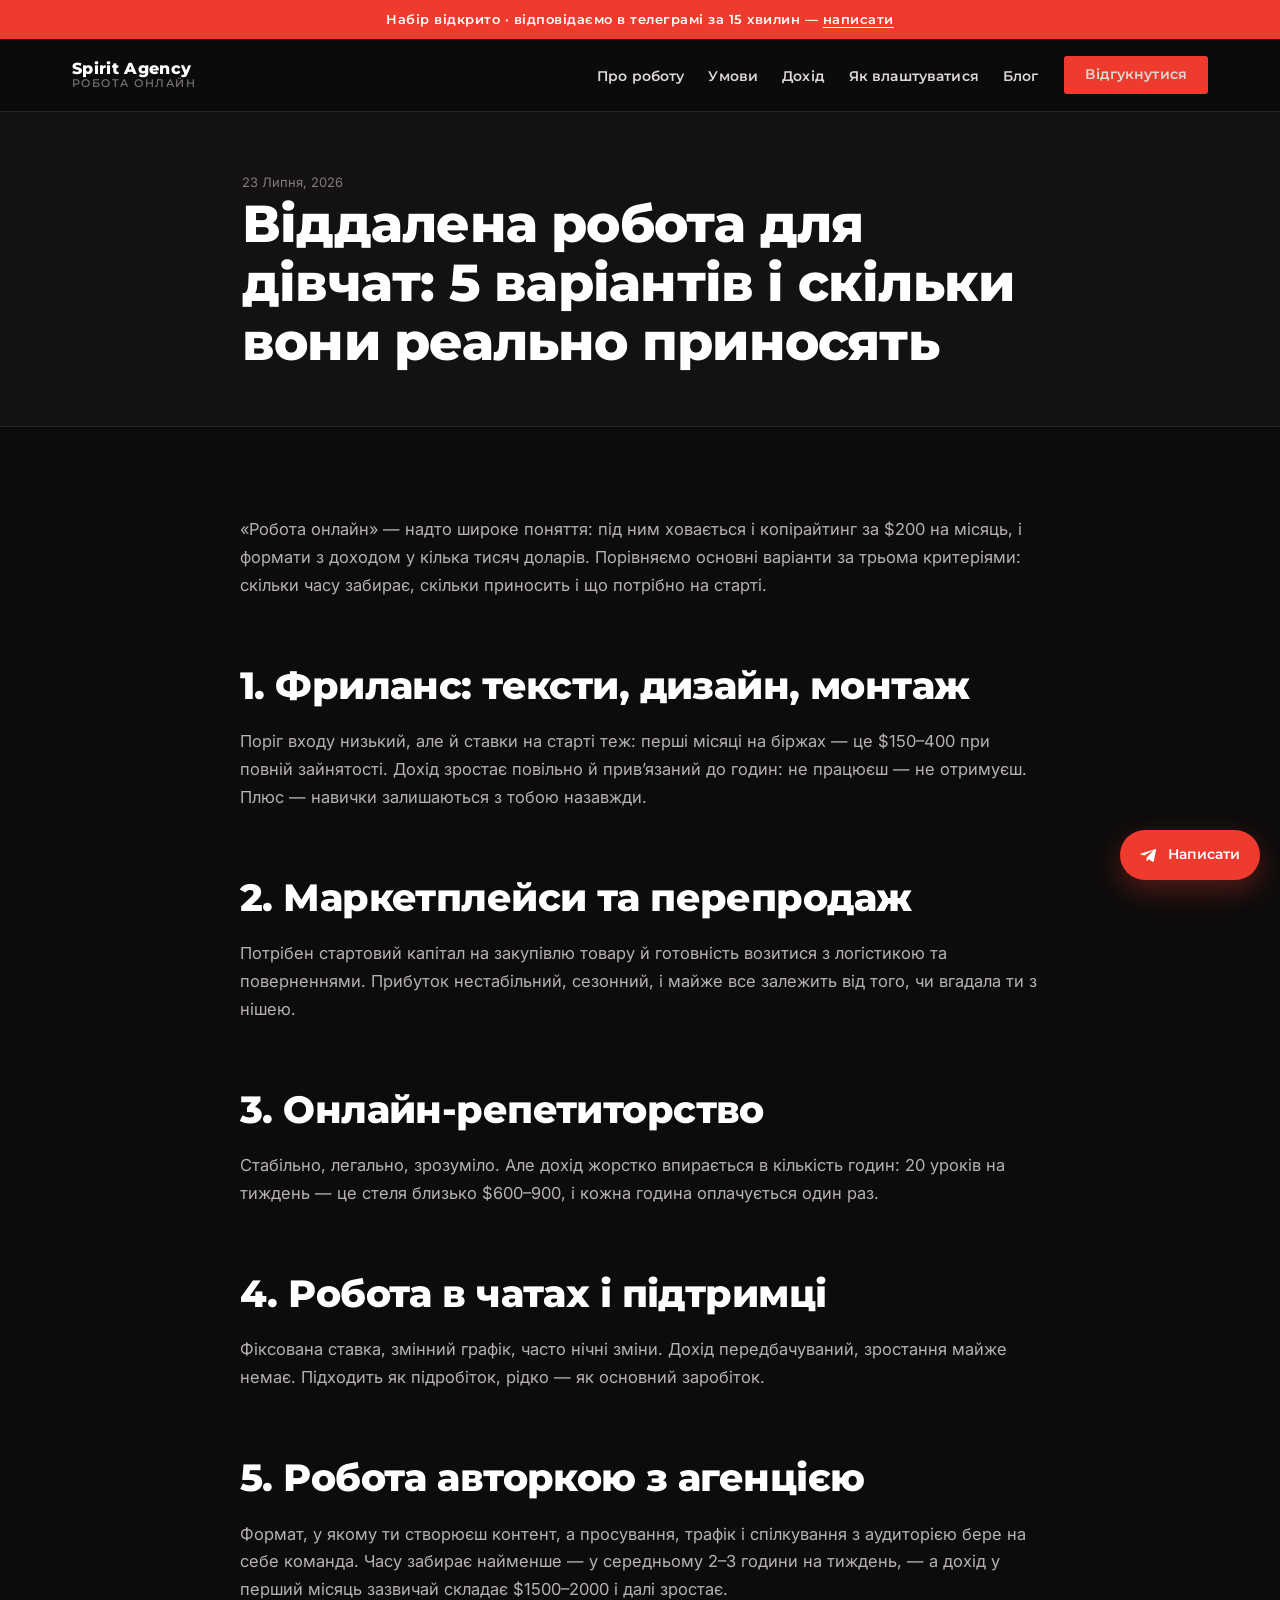
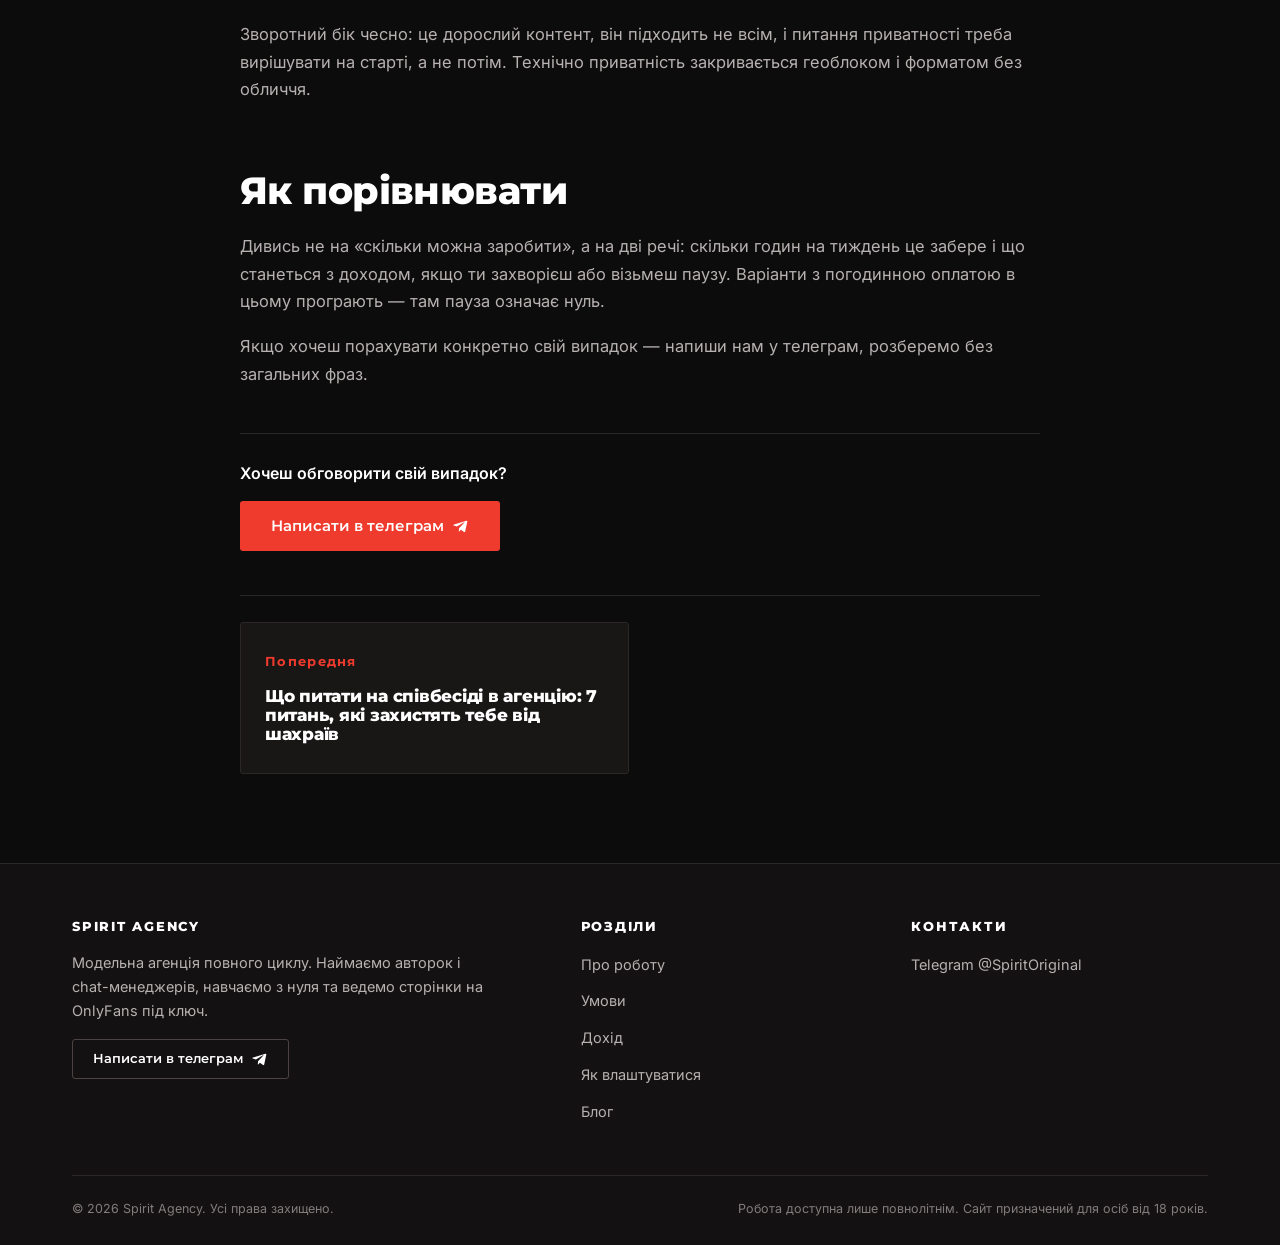
<file: 2026/07/23/віддалена-робота-для-дівчат-5-варіанті/index.html>
<!doctype html>
<html lang="uk">
<head>
	<meta charset="UTF-8">
	<meta name="viewport" content="width=device-width, initial-scale=1">
	<title>Віддалена робота для дівчат: 5 варіантів і скільки вони реально приносять &#8211; Spirit Agency</title>
<meta name='robots' content='max-image-preview:large' />
<meta name="description" content="Розбираємо популярні варіанти онлайн-заробітку для дівчат без досвіду — від фрилансу до роботи з агенцією — і чесно порівнюємо дохід та витрати часу.">
<link rel="canonical" href="https://fun.spiritagency.space/2026/07/23/%d0%b2%d1%96%d0%b4%d0%b4%d0%b0%d0%bb%d0%b5%d0%bd%d0%b0-%d1%80%d0%be%d0%b1%d0%be%d1%82%d0%b0-%d0%b4%d0%bb%d1%8f-%d0%b4%d1%96%d0%b2%d1%87%d0%b0%d1%82-5-%d0%b2%d0%b0%d1%80%d1%96%d0%b0%d0%bd%d1%82%d1%96/">
<meta property="og:site_name" content="Spirit Agency">
<meta property="og:type" content="article">
<meta property="og:title" content="Віддалена робота для дівчат: 5 варіантів і скільки вони реально приносять &#8211; Spirit Agency">
<meta property="og:url" content="https://fun.spiritagency.space/2026/07/23/%d0%b2%d1%96%d0%b4%d0%b4%d0%b0%d0%bb%d0%b5%d0%bd%d0%b0-%d1%80%d0%be%d0%b1%d0%be%d1%82%d0%b0-%d0%b4%d0%bb%d1%8f-%d0%b4%d1%96%d0%b2%d1%87%d0%b0%d1%82-5-%d0%b2%d0%b0%d1%80%d1%96%d0%b0%d0%bd%d1%82%d1%96/">
<meta property="og:image" content="https://fun.spiritagency.space/og.jpg">
<meta property="og:image:width" content="1200">
<meta property="og:image:height" content="630">
<meta property="og:locale" content="uk">
<meta property="og:description" content="Розбираємо популярні варіанти онлайн-заробітку для дівчат без досвіду — від фрилансу до роботи з агенцією — і чесно порівнюємо дохід та витрати часу.">
<meta name="twitter:card" content="summary_large_image">
<meta name="theme-color" content="#ef3b2d">
<meta name="rating" content="adult">
<link rel='dns-prefetch' href='//fonts.googleapis.com' />
<link href='https://fonts.gstatic.com' crossorigin rel='preconnect' />
<script type="application/ld+json">{"@context":"https://schema.org","@graph":[{"@type":"Organization","@id":"https://fun.spiritagency.space/#organization","name":"Spirit Agency","url":"https://fun.spiritagency.space/","description":"Робота для дівчат онлайн без досвіду: віддалено, вільний графік, виплати щотижня та дохід від $1500. Навчаємо з нуля, старт за один день.","sameAs":["https://t.me/SpiritOriginal"],"contactPoint":[{"@type":"ContactPoint","contactType":"recruitment","url":"https://t.me/SpiritOriginal","areaServed":"UA"}]},{"@type":"WebSite","@id":"https://fun.spiritagency.space/#website","url":"https://fun.spiritagency.space/","name":"Spirit Agency","publisher":{"@id":"https://fun.spiritagency.space/#organization"},"inLanguage":"uk"},{"@type":"BlogPosting","@id":"https://fun.spiritagency.space/2026/07/23/%d0%b2%d1%96%d0%b4%d0%b4%d0%b0%d0%bb%d0%b5%d0%bd%d0%b0-%d1%80%d0%be%d0%b1%d0%be%d1%82%d0%b0-%d0%b4%d0%bb%d1%8f-%d0%b4%d1%96%d0%b2%d1%87%d0%b0%d1%82-5-%d0%b2%d0%b0%d1%80%d1%96%d0%b0%d0%bd%d1%82%d1%96/#article","headline":"Віддалена робота для дівчат: 5 варіантів і скільки вони реально приносять","datePublished":"2026-07-23T08:38:15+00:00","dateModified":"2026-07-23T08:38:15+00:00","author":{"@type":"Organization","name":"Spirit Agency"},"publisher":{"@id":"https://fun.spiritagency.space/#organization"},"mainEntityOfPage":"https://fun.spiritagency.space/2026/07/23/%d0%b2%d1%96%d0%b4%d0%b4%d0%b0%d0%bb%d0%b5%d0%bd%d0%b0-%d1%80%d0%be%d0%b1%d0%be%d1%82%d0%b0-%d0%b4%d0%bb%d1%8f-%d0%b4%d1%96%d0%b2%d1%87%d0%b0%d1%82-5-%d0%b2%d0%b0%d1%80%d1%96%d0%b0%d0%bd%d1%82%d1%96/","description":"Розбираємо популярні варіанти онлайн-заробітку для дівчат без досвіду — від фрилансу до роботи з агенцією — і чесно порівнюємо дохід та витрати часу.","image":"https://fun.spiritagency.space/og.jpg"},{"@type":"BreadcrumbList","itemListElement":[{"@type":"ListItem","position":1,"name":"Spirit Agency","item":"https://fun.spiritagency.space/"},{"@type":"ListItem","position":2,"name":"Блог","item":"https://fun.spiritagency.space/blog/"},{"@type":"ListItem","position":3,"name":"Віддалена робота для дівчат: 5 варіантів і скільки вони реально приносять","item":"https://fun.spiritagency.space/2026/07/23/%d0%b2%d1%96%d0%b4%d0%b4%d0%b0%d0%bb%d0%b5%d0%bd%d0%b0-%d1%80%d0%be%d0%b1%d0%be%d1%82%d0%b0-%d0%b4%d0%bb%d1%8f-%d0%b4%d1%96%d0%b2%d1%87%d0%b0%d1%82-5-%d0%b2%d0%b0%d1%80%d1%96%d0%b0%d0%bd%d1%82%d1%96/"}]}]}</script>
<style id="wp-img-auto-sizes-contain-inline-css">
img:is([sizes=auto i],[sizes^="auto," i]){contain-intrinsic-size:3000px 1500px}
/*# sourceURL=wp-img-auto-sizes-contain-inline-css */
</style>
<style id="wp-block-library-inline-css">
:root{--wp-block-synced-color:#7a00df;--wp-block-synced-color--rgb:122,0,223;--wp-bound-block-color:var(--wp-block-synced-color);--wp-editor-canvas-background:#ddd;--wp-admin-theme-color:#007cba;--wp-admin-theme-color--rgb:0,124,186;--wp-admin-theme-color-darker-10:#006ba1;--wp-admin-theme-color-darker-10--rgb:0,107,160.5;--wp-admin-theme-color-darker-20:#005a87;--wp-admin-theme-color-darker-20--rgb:0,90,135;--wp-admin-border-width-focus:2px}@media (min-resolution:192dpi){:root{--wp-admin-border-width-focus:1.5px}}.wp-element-button{cursor:pointer}:root .has-very-light-gray-background-color{background-color:#eee}:root .has-very-dark-gray-background-color{background-color:#313131}:root .has-very-light-gray-color{color:#eee}:root .has-very-dark-gray-color{color:#313131}:root .has-vivid-green-cyan-to-vivid-cyan-blue-gradient-background{background:linear-gradient(135deg,#00d084,#0693e3)}:root .has-purple-crush-gradient-background{background:linear-gradient(135deg,#34e2e4,#4721fb 50%,#ab1dfe)}:root .has-hazy-dawn-gradient-background{background:linear-gradient(135deg,#faaca8,#dad0ec)}:root .has-subdued-olive-gradient-background{background:linear-gradient(135deg,#fafae1,#67a671)}:root .has-atomic-cream-gradient-background{background:linear-gradient(135deg,#fdd79a,#004a59)}:root .has-nightshade-gradient-background{background:linear-gradient(135deg,#330968,#31cdcf)}:root .has-midnight-gradient-background{background:linear-gradient(135deg,#020381,#2874fc)}:root{--wp--preset--font-size--normal:16px;--wp--preset--font-size--huge:42px}.has-regular-font-size{font-size:1em}.has-larger-font-size{font-size:2.625em}.has-normal-font-size{font-size:var(--wp--preset--font-size--normal)}.has-huge-font-size{font-size:var(--wp--preset--font-size--huge)}:root .has-text-align-center{text-align:center}:root .has-text-align-left{text-align:left}:root .has-text-align-right{text-align:right}.has-fit-text{white-space:nowrap!important}#end-resizable-editor-section{display:none}.aligncenter{clear:both}.items-justified-left{justify-content:flex-start}.items-justified-center{justify-content:center}.items-justified-right{justify-content:flex-end}.items-justified-space-between{justify-content:space-between}.screen-reader-text{word-wrap:normal!important;border:0;clip-path:inset(50%);height:1px;margin:-1px;overflow:hidden;padding:0;position:absolute;width:1px;word-break:normal!important}.screen-reader-text:focus{background-color:#ddd;clip-path:none;color:#444;display:block;font-size:1em;height:auto;left:5px;line-height:normal;padding:15px 23px 14px;text-decoration:none;top:5px;width:auto;z-index:100000}html :where(.has-border-color){border-style:solid}html :where([style^=border-color],[style*=";border-color"],[style*="; border-color"]){border-style:solid}html :where([style^=border-top-color],[style*=";border-top-color"],[style*="; border-top-color"]){border-top-style:solid}html :where([style^=border-right-color],[style*=";border-right-color"],[style*="; border-right-color"]){border-right-style:solid}html :where([style^=border-bottom-color],[style*=";border-bottom-color"],[style*="; border-bottom-color"]){border-bottom-style:solid}html :where([style^=border-left-color],[style*=";border-left-color"],[style*="; border-left-color"]){border-left-style:solid}html :where([style^=border-width],[style*=";border-width"],[style*="; border-width"]){border-style:solid}html :where([style^=border-top-width],[style*=";border-top-width"],[style*="; border-top-width"]){border-top-style:solid}html :where([style^=border-right-width],[style*=";border-right-width"],[style*="; border-right-width"]){border-right-style:solid}html :where([style^=border-bottom-width],[style*=";border-bottom-width"],[style*="; border-bottom-width"]){border-bottom-style:solid}html :where([style^=border-left-width],[style*=";border-left-width"],[style*="; border-left-width"]){border-left-style:solid}html :where(img[class*=wp-image-]){height:auto;max-width:100%}:where(figure){margin:0 0 1em}html :where(.is-position-sticky){--wp-admin--admin-bar--position-offset:var(--wp-admin--admin-bar--height,0px)}@media screen and (max-width:600px){html :where(.is-position-sticky){--wp-admin--admin-bar--position-offset:0px}}

/*# sourceURL=/assets/core/css/dist/block-library/common.min.css */
</style>

<style id="global-styles-inline-css">
:root{--wp--preset--aspect-ratio--square: 1;--wp--preset--aspect-ratio--4-3: 4/3;--wp--preset--aspect-ratio--3-4: 3/4;--wp--preset--aspect-ratio--3-2: 3/2;--wp--preset--aspect-ratio--2-3: 2/3;--wp--preset--aspect-ratio--16-9: 16/9;--wp--preset--aspect-ratio--9-16: 9/16;--wp--preset--color--black: #000000;--wp--preset--color--cyan-bluish-gray: #abb8c3;--wp--preset--color--white: #ffffff;--wp--preset--color--pale-pink: #f78da7;--wp--preset--color--vivid-red: #cf2e2e;--wp--preset--color--luminous-vivid-orange: #ff6900;--wp--preset--color--luminous-vivid-amber: #fcb900;--wp--preset--color--light-green-cyan: #7bdcb5;--wp--preset--color--vivid-green-cyan: #00d084;--wp--preset--color--pale-cyan-blue: #8ed1fc;--wp--preset--color--vivid-cyan-blue: #0693e3;--wp--preset--color--vivid-purple: #9b51e0;--wp--preset--color--bg: #0d0c0c;--wp--preset--color--panel: #191616;--wp--preset--color--accent: #ef3b2d;--wp--preset--color--text: #b7b1b1;--wp--preset--color--line: #2c2727;--wp--preset--gradient--vivid-cyan-blue-to-vivid-purple: linear-gradient(135deg,rgb(6,147,227) 0%,rgb(155,81,224) 100%);--wp--preset--gradient--light-green-cyan-to-vivid-green-cyan: linear-gradient(135deg,rgb(122,220,180) 0%,rgb(0,208,130) 100%);--wp--preset--gradient--luminous-vivid-amber-to-luminous-vivid-orange: linear-gradient(135deg,rgb(252,185,0) 0%,rgb(255,105,0) 100%);--wp--preset--gradient--luminous-vivid-orange-to-vivid-red: linear-gradient(135deg,rgb(255,105,0) 0%,rgb(207,46,46) 100%);--wp--preset--gradient--very-light-gray-to-cyan-bluish-gray: linear-gradient(135deg,rgb(238,238,238) 0%,rgb(169,184,195) 100%);--wp--preset--gradient--cool-to-warm-spectrum: linear-gradient(135deg,rgb(74,234,220) 0%,rgb(151,120,209) 20%,rgb(207,42,186) 40%,rgb(238,44,130) 60%,rgb(251,105,98) 80%,rgb(254,248,76) 100%);--wp--preset--gradient--blush-light-purple: linear-gradient(135deg,rgb(255,206,236) 0%,rgb(152,150,240) 100%);--wp--preset--gradient--blush-bordeaux: linear-gradient(135deg,rgb(254,205,165) 0%,rgb(254,45,45) 50%,rgb(107,0,62) 100%);--wp--preset--gradient--luminous-dusk: linear-gradient(135deg,rgb(255,203,112) 0%,rgb(199,81,192) 50%,rgb(65,88,208) 100%);--wp--preset--gradient--pale-ocean: linear-gradient(135deg,rgb(255,245,203) 0%,rgb(182,227,212) 50%,rgb(51,167,181) 100%);--wp--preset--gradient--electric-grass: linear-gradient(135deg,rgb(202,248,128) 0%,rgb(113,206,126) 100%);--wp--preset--gradient--midnight: linear-gradient(135deg,rgb(2,3,129) 0%,rgb(40,116,252) 100%);--wp--preset--font-size--small: 13px;--wp--preset--font-size--medium: clamp(14px, 0.875rem + ((1vw - 3.2px) * 0.789), 20px);--wp--preset--font-size--large: clamp(22.041px, 1.378rem + ((1vw - 3.2px) * 1.837), 36px);--wp--preset--font-size--x-large: clamp(25.014px, 1.563rem + ((1vw - 3.2px) * 2.235), 42px);--wp--preset--font-family--body: Inter, -apple-system, 'Segoe UI', Roboto, Arial, sans-serif;--wp--preset--font-family--head: Montserrat, -apple-system, 'Segoe UI', Arial, sans-serif;--wp--preset--spacing--20: 0.44rem;--wp--preset--spacing--30: 0.67rem;--wp--preset--spacing--40: 1rem;--wp--preset--spacing--50: 1.5rem;--wp--preset--spacing--60: 2.25rem;--wp--preset--spacing--70: 3.38rem;--wp--preset--spacing--80: 5.06rem;--wp--preset--shadow--natural: 6px 6px 9px rgba(0, 0, 0, 0.2);--wp--preset--shadow--deep: 12px 12px 50px rgba(0, 0, 0, 0.4);--wp--preset--shadow--sharp: 6px 6px 0px rgba(0, 0, 0, 0.2);--wp--preset--shadow--outlined: 6px 6px 0px -3px rgb(255, 255, 255), 6px 6px rgb(0, 0, 0);--wp--preset--shadow--crisp: 6px 6px 0px rgb(0, 0, 0);}.wp-block-button{--wp--preset--dimension--25: 25%;--wp--preset--dimension--50: 50%;--wp--preset--dimension--75: 75%;--wp--preset--dimension--100: 100%;}:root { --wp--style--global--content-size: 800px;--wp--style--global--wide-size: 1080px; }:where(body) { margin: 0; }.wp-site-blocks > .alignleft { float: left; margin-right: 2em; }.wp-site-blocks > .alignright { float: right; margin-left: 2em; }.wp-site-blocks > .aligncenter { justify-content: center; margin-left: auto; margin-right: auto; }:where(.wp-site-blocks) > * { margin-block-start: 24px; margin-block-end: 0; }:where(.wp-site-blocks) > :first-child { margin-block-start: 0; }:where(.wp-site-blocks) > :last-child { margin-block-end: 0; }:root { --wp--style--block-gap: 24px; }:root :where(.is-layout-flow) > :first-child{margin-block-start: 0;}:root :where(.is-layout-flow) > :last-child{margin-block-end: 0;}:root :where(.is-layout-flow) > *{margin-block-start: 24px;margin-block-end: 0;}:root :where(.is-layout-constrained) > :first-child{margin-block-start: 0;}:root :where(.is-layout-constrained) > :last-child{margin-block-end: 0;}:root :where(.is-layout-constrained) > *{margin-block-start: 24px;margin-block-end: 0;}:root :where(.is-layout-flex){gap: 24px;}:root :where(.is-layout-grid){gap: 24px;}.is-layout-flow > .alignleft{float: left;margin-inline-start: 0;margin-inline-end: 2em;}.is-layout-flow > .alignright{float: right;margin-inline-start: 2em;margin-inline-end: 0;}.is-layout-flow > .aligncenter{margin-left: auto !important;margin-right: auto !important;}.is-layout-constrained > .alignleft{float: left;margin-inline-start: 0;margin-inline-end: 2em;}.is-layout-constrained > .alignright{float: right;margin-inline-start: 2em;margin-inline-end: 0;}.is-layout-constrained > .aligncenter{margin-left: auto !important;margin-right: auto !important;}.is-layout-constrained > :where(:not(.alignleft):not(.alignright):not(.alignfull)){max-width: var(--wp--style--global--content-size);margin-left: auto !important;margin-right: auto !important;}.is-layout-constrained > .alignwide{max-width: var(--wp--style--global--wide-size);}body .is-layout-flex{display: flex;}.is-layout-flex{flex-wrap: wrap;align-items: center;}.is-layout-flex > :is(*, div){margin: 0;}body .is-layout-grid{display: grid;}.is-layout-grid > :is(*, div){margin: 0;}body{background-color: var(--wp--preset--color--bg);color: var(--wp--preset--color--text);font-family: var(--wp--preset--font-family--body);line-height: 1.68;padding-top: 0px;padding-right: 0px;padding-bottom: 0px;padding-left: 0px;}a:where(:not(.wp-element-button)){color: var(--wp--preset--color--accent);}h1{color: var(--wp--preset--color--white);font-family: var(--wp--preset--font-family--head);}h2{color: var(--wp--preset--color--white);font-family: var(--wp--preset--font-family--head);}h3{color: var(--wp--preset--color--white);font-family: var(--wp--preset--font-family--head);}:root :where(.wp-element-button, .wp-block-button__link){background-color: #32373c;border-width: 0;color: #fff;font-family: inherit;font-size: inherit;font-style: inherit;font-weight: inherit;letter-spacing: inherit;line-height: inherit;padding-top: calc(0.667em + 2px);padding-right: calc(1.333em + 2px);padding-bottom: calc(0.667em + 2px);padding-left: calc(1.333em + 2px);text-decoration: none;text-transform: inherit;}.has-black-color{color: var(--wp--preset--color--black) !important;}.has-cyan-bluish-gray-color{color: var(--wp--preset--color--cyan-bluish-gray) !important;}.has-white-color{color: var(--wp--preset--color--white) !important;}.has-pale-pink-color{color: var(--wp--preset--color--pale-pink) !important;}.has-vivid-red-color{color: var(--wp--preset--color--vivid-red) !important;}.has-luminous-vivid-orange-color{color: var(--wp--preset--color--luminous-vivid-orange) !important;}.has-luminous-vivid-amber-color{color: var(--wp--preset--color--luminous-vivid-amber) !important;}.has-light-green-cyan-color{color: var(--wp--preset--color--light-green-cyan) !important;}.has-vivid-green-cyan-color{color: var(--wp--preset--color--vivid-green-cyan) !important;}.has-pale-cyan-blue-color{color: var(--wp--preset--color--pale-cyan-blue) !important;}.has-vivid-cyan-blue-color{color: var(--wp--preset--color--vivid-cyan-blue) !important;}.has-vivid-purple-color{color: var(--wp--preset--color--vivid-purple) !important;}.has-bg-color{color: var(--wp--preset--color--bg) !important;}.has-panel-color{color: var(--wp--preset--color--panel) !important;}.has-accent-color{color: var(--wp--preset--color--accent) !important;}.has-text-color{color: var(--wp--preset--color--text) !important;}.has-line-color{color: var(--wp--preset--color--line) !important;}.has-black-background-color{background-color: var(--wp--preset--color--black) !important;}.has-cyan-bluish-gray-background-color{background-color: var(--wp--preset--color--cyan-bluish-gray) !important;}.has-white-background-color{background-color: var(--wp--preset--color--white) !important;}.has-pale-pink-background-color{background-color: var(--wp--preset--color--pale-pink) !important;}.has-vivid-red-background-color{background-color: var(--wp--preset--color--vivid-red) !important;}.has-luminous-vivid-orange-background-color{background-color: var(--wp--preset--color--luminous-vivid-orange) !important;}.has-luminous-vivid-amber-background-color{background-color: var(--wp--preset--color--luminous-vivid-amber) !important;}.has-light-green-cyan-background-color{background-color: var(--wp--preset--color--light-green-cyan) !important;}.has-vivid-green-cyan-background-color{background-color: var(--wp--preset--color--vivid-green-cyan) !important;}.has-pale-cyan-blue-background-color{background-color: var(--wp--preset--color--pale-cyan-blue) !important;}.has-vivid-cyan-blue-background-color{background-color: var(--wp--preset--color--vivid-cyan-blue) !important;}.has-vivid-purple-background-color{background-color: var(--wp--preset--color--vivid-purple) !important;}.has-bg-background-color{background-color: var(--wp--preset--color--bg) !important;}.has-panel-background-color{background-color: var(--wp--preset--color--panel) !important;}.has-accent-background-color{background-color: var(--wp--preset--color--accent) !important;}.has-text-background-color{background-color: var(--wp--preset--color--text) !important;}.has-line-background-color{background-color: var(--wp--preset--color--line) !important;}.has-black-border-color{border-color: var(--wp--preset--color--black) !important;}.has-cyan-bluish-gray-border-color{border-color: var(--wp--preset--color--cyan-bluish-gray) !important;}.has-white-border-color{border-color: var(--wp--preset--color--white) !important;}.has-pale-pink-border-color{border-color: var(--wp--preset--color--pale-pink) !important;}.has-vivid-red-border-color{border-color: var(--wp--preset--color--vivid-red) !important;}.has-luminous-vivid-orange-border-color{border-color: var(--wp--preset--color--luminous-vivid-orange) !important;}.has-luminous-vivid-amber-border-color{border-color: var(--wp--preset--color--luminous-vivid-amber) !important;}.has-light-green-cyan-border-color{border-color: var(--wp--preset--color--light-green-cyan) !important;}.has-vivid-green-cyan-border-color{border-color: var(--wp--preset--color--vivid-green-cyan) !important;}.has-pale-cyan-blue-border-color{border-color: var(--wp--preset--color--pale-cyan-blue) !important;}.has-vivid-cyan-blue-border-color{border-color: var(--wp--preset--color--vivid-cyan-blue) !important;}.has-vivid-purple-border-color{border-color: var(--wp--preset--color--vivid-purple) !important;}.has-bg-border-color{border-color: var(--wp--preset--color--bg) !important;}.has-panel-border-color{border-color: var(--wp--preset--color--panel) !important;}.has-accent-border-color{border-color: var(--wp--preset--color--accent) !important;}.has-text-border-color{border-color: var(--wp--preset--color--text) !important;}.has-line-border-color{border-color: var(--wp--preset--color--line) !important;}.has-vivid-cyan-blue-to-vivid-purple-gradient-background{background: var(--wp--preset--gradient--vivid-cyan-blue-to-vivid-purple) !important;}.has-light-green-cyan-to-vivid-green-cyan-gradient-background{background: var(--wp--preset--gradient--light-green-cyan-to-vivid-green-cyan) !important;}.has-luminous-vivid-amber-to-luminous-vivid-orange-gradient-background{background: var(--wp--preset--gradient--luminous-vivid-amber-to-luminous-vivid-orange) !important;}.has-luminous-vivid-orange-to-vivid-red-gradient-background{background: var(--wp--preset--gradient--luminous-vivid-orange-to-vivid-red) !important;}.has-very-light-gray-to-cyan-bluish-gray-gradient-background{background: var(--wp--preset--gradient--very-light-gray-to-cyan-bluish-gray) !important;}.has-cool-to-warm-spectrum-gradient-background{background: var(--wp--preset--gradient--cool-to-warm-spectrum) !important;}.has-blush-light-purple-gradient-background{background: var(--wp--preset--gradient--blush-light-purple) !important;}.has-blush-bordeaux-gradient-background{background: var(--wp--preset--gradient--blush-bordeaux) !important;}.has-luminous-dusk-gradient-background{background: var(--wp--preset--gradient--luminous-dusk) !important;}.has-pale-ocean-gradient-background{background: var(--wp--preset--gradient--pale-ocean) !important;}.has-electric-grass-gradient-background{background: var(--wp--preset--gradient--electric-grass) !important;}.has-midnight-gradient-background{background: var(--wp--preset--gradient--midnight) !important;}.has-small-font-size{font-size: var(--wp--preset--font-size--small) !important;}.has-medium-font-size{font-size: var(--wp--preset--font-size--medium) !important;}.has-large-font-size{font-size: var(--wp--preset--font-size--large) !important;}.has-x-large-font-size{font-size: var(--wp--preset--font-size--x-large) !important;}.has-body-font-family{font-family: var(--wp--preset--font-family--body) !important;}.has-head-font-family{font-family: var(--wp--preset--font-family--head) !important;}
/*# sourceURL=global-styles-inline-css */
</style>

<link rel='stylesheet' id='swork-fonts-css' href='https://fonts.googleapis.com/css2?family=Inter:wght@400;500;600&#038;family=Montserrat:wght@600;700;800&#038;display=swap' media='all' />
<link rel='stylesheet' id='swork-style-css' href='/assets/theme/style.css?ver=1.0.0' media='all' />
<link rel="canonical" href="https://fun.spiritagency.space/2026/07/23/%d0%b2%d1%96%d0%b4%d0%b4%d0%b0%d0%bb%d0%b5%d0%bd%d0%b0-%d1%80%d0%be%d0%b1%d0%be%d1%82%d0%b0-%d0%b4%d0%bb%d1%8f-%d0%b4%d1%96%d0%b2%d1%87%d0%b0%d1%82-5-%d0%b2%d0%b0%d1%80%d1%96%d0%b0%d0%bd%d1%82%d1%96/" />
</head>

<body class="wp-singular post-template-default single single-post postid-6 single-format-standard wp-embed-responsive wp-theme-spirit-work">

<a class="sw-skip sw-sr" href="#sw-main">Перейти до вмісту</a>

	<div class="sw-bar">
		Набір відкрито · відповідаємо в телеграмі за 15 хвилин —
		<a href="https://t.me/SpiritOriginal" target="_blank" rel="nofollow noopener">
			написати		</a>
	</div>

<header class="sw-head">
	<div class="sw-wrap sw-head__in">

		<div class="sw-logo">
							<a class="sw-logo__name" href="/">
					Spirit Agency											<span class="sw-logo__sub">Робота онлайн</span>
									</a>
					</div>

		<button class="sw-burger" id="sw-burger" aria-expanded="false" aria-controls="sw-nav"
			aria-label="Меню"><span></span></button>

		<nav class="sw-nav" id="sw-nav" aria-label="Головне меню">
			<ul id="menu-%d0%b3%d0%be%d0%bb%d0%be%d0%b2%d0%bd%d0%b5-%d0%bc%d0%b5%d0%bd%d1%8e" class="menu"><li id="menu-item-10" class="menu-item menu-item-type-custom menu-item-object-custom menu-item-home menu-item-10"><a href="/#about-job">Про роботу</a></li>
<li id="menu-item-11" class="menu-item menu-item-type-custom menu-item-object-custom menu-item-home menu-item-11"><a href="/#terms">Умови</a></li>
<li id="menu-item-12" class="menu-item menu-item-type-custom menu-item-object-custom menu-item-home menu-item-12"><a href="/#pay">Дохід</a></li>
<li id="menu-item-13" class="menu-item menu-item-type-custom menu-item-object-custom menu-item-home menu-item-13"><a href="/#flow">Як влаштуватися</a></li>
<li id="menu-item-14" class="menu-item menu-item-type-post_type menu-item-object-page current_page_parent menu-item-14"><a href="/blog/">Блог</a></li>
</ul><a class="sw-btn sw-btn--fill sw-btn--sm" href="https://t.me/SpiritOriginal" target="_blank" rel="nofollow noopener">Відгукнутися</a>		</nav>

	</div>
</header>

<main id="sw-main">

	<article class="post-6 post type-post status-publish format-standard hentry category-robota-onlayn">

		<header class="sw-top">
			<div class="sw-wrap" style="max-width:840px">
				<div class="sw-top__meta">23 Липня, 2026</div>
				<h1>Віддалена робота для дівчат: 5 варіантів і скільки вони реально приносять</h1>
			</div>
		</header>

		<section class="sw-sec">
			<div class="sw-wrap">

				
				<div class="sw-entry">
					<p>«Робота онлайн» — надто широке поняття: під ним ховається і копірайтинг за $200 на місяць, і формати з доходом у кілька тисяч доларів. Порівняємо основні варіанти за трьома критеріями: скільки часу забирає, скільки приносить і що потрібно на старті.</p>
<h2>1. Фриланс: тексти, дизайн, монтаж</h2>
<p>Поріг входу низький, але й ставки на старті теж: перші місяці на біржах — це $150–400 при повній зайнятості. Дохід зростає повільно й прив’язаний до годин: не працюєш — не отримуєш. Плюс — навички залишаються з тобою назавжди.</p>
<h2>2. Маркетплейси та перепродаж</h2>
<p>Потрібен стартовий капітал на закупівлю товару й готовність возитися з логістикою та поверненнями. Прибуток нестабільний, сезонний, і майже все залежить від того, чи вгадала ти з нішею.</p>
<h2>3. Онлайн-репетиторство</h2>
<p>Стабільно, легально, зрозуміло. Але дохід жорстко впирається в кількість годин: 20 уроків на тиждень — це стеля близько $600–900, і кожна година оплачується один раз.</p>
<h2>4. Робота в чатах і підтримці</h2>
<p>Фіксована ставка, змінний графік, часто нічні зміни. Дохід передбачуваний, зростання майже немає. Підходить як підробіток, рідко — як основний заробіток.</p>
<h2>5. Робота авторкою з агенцією</h2>
<p>Формат, у якому ти створюєш контент, а просування, трафік і спілкування з аудиторією бере на себе команда. Часу забирає найменше — у середньому 2–3 години на тиждень, — а дохід у перший місяць зазвичай складає $1500–2000 і далі зростає.</p>
<p>Зворотний бік чесно: це дорослий контент, він підходить не всім, і питання приватності треба вирішувати на старті, а не потім. Технічно приватність закривається геоблоком і форматом без обличчя.</p>
<h2>Як порівнювати</h2>
<p>Дивись не на «скільки можна заробити», а на дві речі: скільки годин на тиждень це забере і що станеться з доходом, якщо ти захворієш або візьмеш паузу. Варіанти з погодинною оплатою в цьому програють — там пауза означає нуль.</p>
<p>Якщо хочеш порахувати конкретно свій випадок — напиши нам у телеграм, розберемо без загальних фраз.</p>
				</div>

				<div class="sw-after">
					<p style="color:#fff;font-weight:600;margin-bottom:14px">
						Хочеш обговорити свій випадок?					</p>
					<a class="sw-btn sw-btn--fill" href="https://t.me/SpiritOriginal" target="_blank" rel="nofollow noopener">Написати в телеграм<svg viewBox="0 0 24 24" aria-hidden="true" focusable="false"><path d="M9.04 15.47 8.7 20.2c.48 0 .69-.2.94-.45l2.26-2.16 4.69 3.43c.86.48 1.48.23 1.71-.79l3.1-14.53c.3-1.28-.46-1.78-1.3-1.47L1.5 9.9c-1.25.48-1.23 1.17-.21 1.48l4.6 1.43L16.5 6.4c.5-.32.96-.14.58.18l-8.04 8.89Z"/></svg></a>				</div>

									<nav class="sw-after">
						<div class="sw-cols sw-cols--2">
															<div class="sw-tile">
									<span class="sw-tile__n">Попередня</span>
									<h3 style="margin:0;font-size:17px"><a href="/2026/07/18/%d1%89%d0%be-%d0%bf%d0%b8%d1%82%d0%b0%d1%82%d0%b8-%d0%bd%d0%b0-%d1%81%d0%bf%d1%96%d0%b2%d0%b1%d0%b5%d1%81%d1%96%d0%b4%d1%96-%d0%b2-%d0%b0%d0%b3%d0%b5%d0%bd%d1%86%d1%96%d1%8e-7-%d0%bf%d0%b8%d1%82/" style="color:#fff">Що питати на співбесіді в агенцію: 7 питань, які захистять тебе від шахраїв</a></h3>
								</div>
																				</div>
					</nav>
				
			</div>
		</section>

	</article>

	</main>

<footer class="sw-foot">
	<div class="sw-wrap">

		<div class="sw-foot__grid">

			<div>
				<h4>Spirit Agency</h4>
				<p>Модельна агенція повного циклу. Наймаємо авторок і chat-менеджерів, навчаємо з нуля та ведемо сторінки на OnlyFans під ключ.</p>
				<a class="sw-btn sw-btn--line sw-btn--sm" href="https://t.me/SpiritOriginal" target="_blank" rel="nofollow noopener">Написати в телеграм<svg viewBox="0 0 24 24" aria-hidden="true" focusable="false"><path d="M9.04 15.47 8.7 20.2c.48 0 .69-.2.94-.45l2.26-2.16 4.69 3.43c.86.48 1.48.23 1.71-.79l3.1-14.53c.3-1.28-.46-1.78-1.3-1.47L1.5 9.9c-1.25.48-1.23 1.17-.21 1.48l4.6 1.43L16.5 6.4c.5-.32.96-.14.58.18l-8.04 8.89Z"/></svg></a>			</div>

			<div>
				<h4>Розділи</h4>
				<ul id="menu-%d0%b3%d0%be%d0%bb%d0%be%d0%b2%d0%bd%d0%b5-%d0%bc%d0%b5%d0%bd%d1%8e-1" class="menu"><li class="menu-item menu-item-type-custom menu-item-object-custom menu-item-home menu-item-10"><a href="/#about-job">Про роботу</a></li>
<li class="menu-item menu-item-type-custom menu-item-object-custom menu-item-home menu-item-11"><a href="/#terms">Умови</a></li>
<li class="menu-item menu-item-type-custom menu-item-object-custom menu-item-home menu-item-12"><a href="/#pay">Дохід</a></li>
<li class="menu-item menu-item-type-custom menu-item-object-custom menu-item-home menu-item-13"><a href="/#flow">Як влаштуватися</a></li>
<li class="menu-item menu-item-type-post_type menu-item-object-page current_page_parent menu-item-14"><a href="/blog/">Блог</a></li>
</ul>			</div>

			<div>
				<h4>Контакти</h4>
				<ul>
					<li>
						<a href="https://t.me/SpiritOriginal" target="_blank" rel="nofollow noopener">
							Telegram @SpiritOriginal						</a>
					</li>
				</ul>
			</div>

		</div>

		<div class="sw-foot__end">
			<div>&copy; 2026 Spirit Agency. Усі права захищено.</div>
			<div>Робота доступна лише повнолітнім. Сайт призначений для осіб від 18 років.</div>
		</div>

	</div>
</footer>

	<a class="sw-tg" href="https://t.me/SpiritOriginal"
		target="_blank" rel="nofollow noopener">
		<svg viewBox="0 0 24 24" aria-hidden="true" focusable="false"><path d="M9.04 15.47 8.7 20.2c.48 0 .69-.2.94-.45l2.26-2.16 4.69 3.43c.86.48 1.48.23 1.71-.79l3.1-14.53c.3-1.28-.46-1.78-1.3-1.47L1.5 9.9c-1.25.48-1.23 1.17-.21 1.48l4.6 1.43L16.5 6.4c.5-.32.96-.14.58.18l-8.04 8.89Z"/></svg>		Написати	</a>

<script id="swork-main-js" src="/assets/theme/assets/js/main.js?ver=1.0.0"></script>
</body>
</html>
</file>
<file: assets/theme/style.css>
/*
Theme Name: Spirit Work
Theme URI: https://spiritagency.space/
Author: Spirit Agency
Author URI: https://spiritagency.space/
Description: Тёмная тема-вакансия для сателлитного субдомена «робота для дівчат онлайн». Ставится и работает сразу: лендинг вакансии, блог, SEO-разметка, ссылки на Telegram. Все тексты — в «Внешний вид → Настроить».
Version: 1.0.0
Requires at least: 6.0
Tested up to: 6.8
Requires PHP: 7.4
License: GNU General Public License v2 or later
License URI: http://www.gnu.org/licenses/gpl-2.0.html
Text Domain: spirit-work
Tags: one-column, custom-menu, custom-logo, custom-colors, translation-ready, blog, landing
*/

/* =========================================================
   Токены
   ========================================================= */
:root {
	--sw-bg: #0d0c0c;
	--sw-bg-2: #131111;
	--sw-panel: #191616;
	--sw-line: #2c2727;
	--sw-white: #ffffff;
	--sw-text: #b7b1b1;
	--sw-dim: #837c7c;
	--sw-accent: #ef3b2d;
	--sw-accent-dk: #c22c20;
	--sw-accent-soft: rgba(239, 59, 45, .1);
	--sw-head: "Montserrat", -apple-system, "Segoe UI", Arial, sans-serif;
	--sw-body: "Inter", -apple-system, "Segoe UI", Roboto, Arial, sans-serif;
	--sw-r: 3px;
	--sw-wrap: 1180px;
	--sw-t: .22s ease;
}

/* =========================================================
   База
   ========================================================= */
*, *::before, *::after { box-sizing: border-box; }

html { scroll-behavior: smooth; scroll-padding-top: 100px; }

body {
	margin: 0;
	background: var(--sw-bg);
	color: var(--sw-text);
	font-family: var(--sw-body);
	font-size: 16px;
	line-height: 1.68;
	-webkit-font-smoothing: antialiased;
	overflow-x: hidden;
}

img { max-width: 100%; height: auto; display: block; }
a { color: var(--sw-accent); text-decoration: none; transition: color var(--sw-t); }
a:hover { color: #fff; }

h1, h2, h3, h4 {
	font-family: var(--sw-head);
	color: var(--sw-white);
	font-weight: 800;
	line-height: 1.14;
	letter-spacing: -.015em;
	margin: 0 0 .55em;
}
h1 { font-size: clamp(32px, 4.8vw, 52px); }
h2 { font-size: clamp(26px, 3.4vw, 38px); }
h3 { font-size: clamp(18px, 1.9vw, 21px); }

p { margin: 0 0 1.05em; }
ul, ol { padding-left: 1.15em; }
hr { border: 0; border-top: 1px solid var(--sw-line); margin: 36px 0; }

blockquote {
	margin: 26px 0; padding: 2px 0 2px 20px;
	border-left: 3px solid var(--sw-accent);
	color: #ddd7d7; font-style: italic;
}

code, pre { background: var(--sw-panel); color: #ffb6ac; font-size: 14px; }
pre { padding: 16px; overflow-x: auto; border: 1px solid var(--sw-line); }

table { width: 100%; border-collapse: collapse; margin-bottom: 22px; }
th, td { border: 1px solid var(--sw-line); padding: 10px 13px; text-align: left; }
th { color: #fff; background: var(--sw-panel); }

::selection { background: var(--sw-accent); color: #fff; }

.sw-sr {
	position: absolute !important; width: 1px; height: 1px;
	overflow: hidden; clip: rect(1px, 1px, 1px, 1px); white-space: nowrap;
}
.sw-skip:focus {
	position: fixed; top: 8px; left: 8px; z-index: 999;
	width: auto; height: auto; clip: auto;
	background: var(--sw-accent); color: #fff; padding: 10px 16px;
}

/* =========================================================
   Каркас
   ========================================================= */
.sw-wrap { width: 100%; max-width: var(--sw-wrap); margin: 0 auto; padding: 0 22px; }

.sw-sec { padding: clamp(58px, 7vw, 96px) 0; position: relative; }
.sw-sec--panel { background: var(--sw-bg-2); border-block: 1px solid var(--sw-line); }

.sw-title { max-width: 720px; margin-bottom: 42px; }
.sw-title--mid { margin-inline: auto; text-align: center; }

.sw-kicker {
	display: inline-flex; align-items: center; gap: 8px;
	font-family: var(--sw-head);
	font-size: 11.5px; font-weight: 700; letter-spacing: .2em; text-transform: uppercase;
	color: var(--sw-accent); margin-bottom: 14px;
}
.sw-kicker::before { content: ""; width: 22px; height: 1px; background: var(--sw-accent); }
.sw-title--mid .sw-kicker::before { display: none; }

.sw-lead { font-size: clamp(15.5px, 1.5vw, 17.5px); }
.sw-mark { color: var(--sw-accent); }
.sw-slash {
	color: var(--sw-accent);
	font-weight: 800;
	position: relative;
	white-space: nowrap;
}
.sw-slash::after {
	content: ""; position: absolute; left: 0; right: 0; bottom: .08em;
	height: 6px; background: var(--sw-accent-soft);
}

.sw-cols { display: grid; gap: 22px; }
.sw-cols--2 { grid-template-columns: repeat(2, 1fr); }
.sw-cols--3 { grid-template-columns: repeat(3, 1fr); }
.sw-cols--4 { grid-template-columns: repeat(4, 1fr); }

/* =========================================================
   Кнопки
   ========================================================= */
.sw-btn {
	display: inline-flex; align-items: center; justify-content: center; gap: 9px;
	padding: 16px 30px;
	font-family: var(--sw-head); font-size: 14.5px; font-weight: 600; line-height: 1;
	border: 1px solid transparent; border-radius: var(--sw-r);
	cursor: pointer; text-align: center;
	transition: background var(--sw-t), border-color var(--sw-t), color var(--sw-t);
}
.sw-btn--fill { background: var(--sw-accent); color: #fff; }
.sw-btn--fill:hover { background: var(--sw-accent-dk); color: #fff; }
.sw-btn--line { background: transparent; color: #fff; border-color: #4a4342; }
.sw-btn--line:hover { border-color: var(--sw-accent); color: var(--sw-accent); }
.sw-btn--sm { padding: 11px 20px; font-size: 13px; }
.sw-btn svg { width: 16px; height: 16px; fill: currentColor; flex: none; }
.sw-btns { display: flex; flex-wrap: wrap; gap: 12px; }

/* =========================================================
   Шапка + строка объявления
   ========================================================= */
.sw-bar {
	background: var(--sw-accent); color: #fff;
	font-family: var(--sw-head); font-size: 12.5px; font-weight: 600;
	letter-spacing: .04em; text-align: center; padding: 9px 16px;
	position: relative; z-index: 101;
}
.sw-bar a { color: #fff; text-decoration: underline; text-underline-offset: 3px; }

.sw-head {
	position: sticky; top: 0; z-index: 100;
	background: rgba(13, 12, 12, .92);
	backdrop-filter: blur(9px);
	border-bottom: 1px solid var(--sw-line);
}
.sw-head__in { display: flex; align-items: center; justify-content: space-between; gap: 20px; min-height: 72px; }

.sw-logo { display: flex; align-items: center; gap: 10px; }
.sw-logo__name {
	font-family: var(--sw-head); font-size: 16px; font-weight: 800;
	color: #fff; letter-spacing: .02em; line-height: 1.15;
}
.sw-logo__name:hover { color: var(--sw-accent); }
.sw-logo__sub { display: block; font-size: 10.5px; font-weight: 500; letter-spacing: .14em; text-transform: uppercase; color: var(--sw-dim); }
.sw-logo img { max-height: 40px; width: auto; }

.sw-nav { display: flex; align-items: center; gap: 26px; }
.sw-nav ul { display: flex; align-items: center; gap: 24px; list-style: none; margin: 0; padding: 0; }
.sw-nav a {
	font-family: var(--sw-head); font-size: 13.5px; font-weight: 600;
	color: #ded8d8; letter-spacing: .01em;
}
.sw-nav a:hover, .sw-nav li.sw-on > a, .sw-nav .current-menu-item > a { color: var(--sw-accent); }

.sw-burger {
	display: none; width: 42px; height: 42px; padding: 0;
	background: transparent; border: 1px solid var(--sw-line); border-radius: var(--sw-r);
	cursor: pointer; position: relative;
}
.sw-burger span, .sw-burger span::before, .sw-burger span::after {
	content: ""; position: absolute; left: 50%; margin-left: -9px;
	width: 18px; height: 2px; background: #fff; transition: transform var(--sw-t);
}
.sw-burger span { top: 50%; margin-top: -1px; }
.sw-burger span::before { margin-left: 0; top: -6px; }
.sw-burger span::after { margin-left: 0; top: 6px; }
.sw-burger.sw-open span { background: transparent; }
.sw-burger.sw-open span::before { transform: translateY(6px) rotate(45deg); }
.sw-burger.sw-open span::after { transform: translateY(-6px) rotate(-45deg); }

/* =========================================================
   Первый экран — вакансия
   ========================================================= */
.sw-hero { position: relative; overflow: hidden; padding: clamp(52px, 7vw, 84px) 0 clamp(58px, 7vw, 90px); }
.sw-hero__bg {
	position: absolute; inset: 0;
	background-size: cover; background-position: center;
	opacity: .5;
}
.sw-hero__bg::after {
	content: ""; position: absolute; inset: 0;
	background: linear-gradient(180deg, rgba(13,12,12,.72), rgba(13,12,12,.96) 70%, var(--sw-bg));
}
.sw-hero__in { position: relative; z-index: 2; display: grid; grid-template-columns: 1.15fr .85fr; gap: clamp(30px, 5vw, 64px); align-items: center; }

.sw-hero h1 { margin-bottom: 16px; }
.sw-hero h1 span { display: block; }
.sw-hero h1 .sw-slash { display: inline-block; }
.sw-hero__sub { font-size: clamp(15.5px, 1.7vw, 18px); max-width: 520px; margin-bottom: 28px; }

.sw-hero__facts { display: flex; flex-wrap: wrap; gap: 8px 20px; margin: 26px 0 0; padding: 0; list-style: none; }
.sw-hero__facts li { display: flex; align-items: center; gap: 8px; font-size: 13.5px; color: var(--sw-dim); }
.sw-hero__facts li::before { content: ""; width: 5px; height: 5px; border-radius: 50%; background: var(--sw-accent); }

/* Карточка вакансии */
.sw-vac {
	background: var(--sw-panel);
	border: 1px solid var(--sw-line);
	border-top: 3px solid var(--sw-accent);
	border-radius: var(--sw-r);
	padding: 28px 26px;
}
.sw-vac__top {
	display: flex; align-items: center; justify-content: space-between; gap: 12px;
	padding-bottom: 16px; margin-bottom: 6px; border-bottom: 1px solid var(--sw-line);
}
.sw-vac__label { font-family: var(--sw-head); font-size: 12px; font-weight: 700; letter-spacing: .16em; text-transform: uppercase; color: var(--sw-dim); }
.sw-vac__live { display: inline-flex; align-items: center; gap: 7px; font-size: 12px; color: var(--sw-accent); }
.sw-vac__live i { width: 7px; height: 7px; border-radius: 50%; background: var(--sw-accent); animation: swPulse 1.8s infinite; }
@keyframes swPulse { 0%, 100% { opacity: 1; } 50% { opacity: .25; } }

.sw-vac__row { display: flex; justify-content: space-between; gap: 14px; padding: 13px 0; border-bottom: 1px dashed var(--sw-line); font-size: 14.5px; }
.sw-vac__row:last-of-type { border-bottom: 0; }
.sw-vac__key { color: var(--sw-dim); }
.sw-vac__val { color: #fff; font-weight: 600; text-align: right; }
.sw-vac .sw-btn { width: 100%; margin-top: 18px; }
.sw-vac__note { font-size: 12.5px; color: var(--sw-dim); text-align: center; margin: 12px 0 0; }

/* =========================================================
   Бегущая строка
   ========================================================= */
.sw-ticker { border-block: 1px solid var(--sw-line); background: var(--sw-bg-2); overflow: hidden; padding: 15px 0; }
.sw-ticker__track { display: flex; gap: 40px; width: max-content; animation: swSlide 30s linear infinite; }
.sw-ticker__track span {
	font-family: var(--sw-head); font-size: 13px; font-weight: 700;
	letter-spacing: .16em; text-transform: uppercase; color: var(--sw-dim);
	display: flex; align-items: center; gap: 40px; white-space: nowrap;
}
.sw-ticker__track span::after { content: "✦"; color: var(--sw-accent); letter-spacing: 0; }
@keyframes swSlide { from { transform: translateX(0); } to { transform: translateX(-50%); } }

/* =========================================================
   Плитки
   ========================================================= */
.sw-tile {
	background: var(--sw-panel); border: 1px solid var(--sw-line); border-radius: var(--sw-r);
	padding: 28px 24px; transition: border-color var(--sw-t);
}
.sw-tile:hover { border-color: var(--sw-accent); }
.sw-tile__n {
	font-family: var(--sw-head); font-size: 13px; font-weight: 700;
	color: var(--sw-accent); letter-spacing: .1em; margin-bottom: 14px; display: block;
}
.sw-tile h3 { margin-bottom: 8px; }
.sw-tile p { font-size: 14.5px; margin: 0; }

/* Список задач */
.sw-list { list-style: none; margin: 0; padding: 0; counter-reset: swl; }
.sw-list li { position: relative; padding: 0 0 18px 46px; margin: 0; }
.sw-list li::before {
	counter-increment: swl; content: counter(swl);
	position: absolute; left: 0; top: 0;
	width: 30px; height: 30px; border-radius: 50%;
	border: 1px solid var(--sw-line); background: var(--sw-panel);
	display: flex; align-items: center; justify-content: center;
	font-family: var(--sw-head); font-size: 13px; font-weight: 700; color: var(--sw-accent);
}
.sw-list b { color: #fff; display: block; font-weight: 600; }

/* =========================================================
   Доход: строки
   ========================================================= */
.sw-pay { border: 1px solid var(--sw-line); border-radius: var(--sw-r); overflow: hidden; }
.sw-pay__row { display: grid; grid-template-columns: 1fr auto; gap: 16px; align-items: center; padding: 20px 24px; border-bottom: 1px solid var(--sw-line); background: var(--sw-panel); }
.sw-pay__row:last-child { border-bottom: 0; }
.sw-pay__row--hi { background: linear-gradient(90deg, var(--sw-accent-soft), transparent 70%); }
.sw-pay__when { font-family: var(--sw-head); font-weight: 700; color: #fff; font-size: 15px; }
.sw-pay__desc { font-size: 13.5px; color: var(--sw-dim); margin: 3px 0 0; }
.sw-pay__sum { font-family: var(--sw-head); font-size: clamp(20px, 2.6vw, 28px); font-weight: 800; color: var(--sw-accent); white-space: nowrap; }

/* =========================================================
   Кому подходит / не подходит
   ========================================================= */
.sw-fit { border: 1px solid var(--sw-line); border-radius: var(--sw-r); padding: 30px 26px; background: var(--sw-panel); }
.sw-fit h3 { display: flex; align-items: center; gap: 10px; }
.sw-fit__ic { width: 26px; height: 26px; border-radius: 50%; display: inline-flex; align-items: center; justify-content: center; font-size: 15px; flex: none; }
.sw-fit--yes .sw-fit__ic { background: var(--sw-accent-soft); color: var(--sw-accent); }
.sw-fit--no .sw-fit__ic { background: rgba(255, 255, 255, .07); color: var(--sw-dim); }
.sw-fit ul { list-style: none; padding: 0; margin: 18px 0 0; }
.sw-fit li { position: relative; padding-left: 24px; margin-bottom: 12px; font-size: 14.5px; }
.sw-fit--yes li::before { content: ""; position: absolute; left: 2px; top: 8px; width: 11px; height: 6px; border-left: 2px solid var(--sw-accent); border-bottom: 2px solid var(--sw-accent); transform: rotate(-45deg); }
.sw-fit--no li { color: var(--sw-dim); }
.sw-fit--no li::before { content: ""; position: absolute; left: 3px; top: 11px; width: 10px; height: 2px; background: #58504f; }

/* =========================================================
   Таймлайн найма
   ========================================================= */
.sw-flow { position: relative; padding-left: 34px; max-width: 760px; }
.sw-flow::before { content: ""; position: absolute; left: 9px; top: 6px; bottom: 6px; width: 1px; background: var(--sw-line); }
.sw-flow__item { position: relative; padding-bottom: 30px; }
.sw-flow__item:last-child { padding-bottom: 0; }
.sw-flow__item::before {
	content: ""; position: absolute; left: -30px; top: 6px;
	width: 11px; height: 11px; border-radius: 50%;
	background: var(--sw-bg); border: 2px solid var(--sw-accent);
}
.sw-flow__time { font-family: var(--sw-head); font-size: 12px; font-weight: 700; letter-spacing: .12em; text-transform: uppercase; color: var(--sw-accent); }
.sw-flow h3 { font-size: 18px; margin: 6px 0 6px; }
.sw-flow p { font-size: 14.5px; margin: 0; }

/* =========================================================
   Отзывы
   ========================================================= */
.sw-quote { background: var(--sw-panel); border: 1px solid var(--sw-line); border-radius: var(--sw-r); padding: 28px 26px; }
.sw-quote::before { content: "”"; display: block; font-family: var(--sw-head); font-size: 44px; line-height: .6; color: var(--sw-accent); margin-bottom: 14px; }
.sw-quote p { font-size: 15px; color: #ddd7d7; }
.sw-quote__by { display: flex; align-items: center; gap: 11px; margin-top: 20px; padding-top: 18px; border-top: 1px solid var(--sw-line); }
.sw-quote__pic {
	width: 38px; height: 38px; flex: none; border-radius: 50%;
	background: var(--sw-accent-soft); color: var(--sw-accent);
	display: flex; align-items: center; justify-content: center;
	font-family: var(--sw-head); font-weight: 700; font-size: 15px;
}
.sw-quote__name { display: block; color: #fff; font-weight: 600; font-size: 14.5px; line-height: 1.3; }
.sw-quote__meta { display: block; font-size: 12.5px; color: var(--sw-dim); }

/* =========================================================
   FAQ
   ========================================================= */
.sw-faq { max-width: 880px; margin: 0 auto; display: grid; gap: 10px; }
.sw-faq__i { border: 1px solid var(--sw-line); border-radius: var(--sw-r); background: var(--sw-panel); }
.sw-faq__i.sw-open { border-color: var(--sw-accent); }
.sw-faq__b {
	width: 100%; display: flex; align-items: center; justify-content: space-between; gap: 16px;
	background: none; border: 0; cursor: pointer; padding: 20px 22px;
	font-family: var(--sw-head); font-size: clamp(15px, 1.7vw, 17px); font-weight: 600;
	color: #fff; text-align: left;
}
.sw-faq__b span:last-child { flex: none; color: var(--sw-accent); font-size: 20px; line-height: 1; transition: transform var(--sw-t); }
.sw-faq__i.sw-open .sw-faq__b span:last-child { transform: rotate(45deg); }
.sw-faq__p { max-height: 0; overflow: hidden; transition: max-height .28s ease; }
.sw-faq__p > div { padding: 0 22px 20px; font-size: 15px; }

/* =========================================================
   Блог
   ========================================================= */
.sw-posts { display: grid; grid-template-columns: repeat(3, 1fr); gap: 22px; }
.sw-post {
	display: flex; flex-direction: column;
	background: var(--sw-panel); border: 1px solid var(--sw-line); border-radius: var(--sw-r);
	overflow: hidden; transition: border-color var(--sw-t);
}
.sw-post:hover { border-color: var(--sw-accent); }
.sw-post__img { aspect-ratio: 16/9; background: var(--sw-bg-2); overflow: hidden; }
.sw-post__img img { width: 100%; height: 100%; object-fit: cover; }
.sw-post__body { padding: 22px 22px 24px; display: flex; flex-direction: column; flex: 1; }
.sw-post__date { font-family: var(--sw-head); font-size: 11.5px; letter-spacing: .12em; text-transform: uppercase; color: var(--sw-dim); margin-bottom: 10px; }
.sw-post h3 { font-size: 18px; margin-bottom: 10px; }
.sw-post h3 a { color: #fff; }
.sw-post h3 a:hover { color: var(--sw-accent); }
.sw-post__cut { font-size: 14px; flex: 1; }
.sw-post__go { margin-top: 14px; font-family: var(--sw-head); font-size: 13px; font-weight: 600; }

.sw-top { padding: 60px 0 44px; background: var(--sw-bg-2); border-bottom: 1px solid var(--sw-line); }
.sw-top h1 { margin-bottom: 10px; }
.sw-top__meta { font-size: 13px; color: var(--sw-dim); }

.sw-entry { max-width: 800px; margin: 0 auto; font-size: 16.5px; }
.sw-entry h2, .sw-entry h3 { margin-top: 1.7em; }
.sw-entry img { margin: 26px 0; border: 1px solid var(--sw-line); border-radius: var(--sw-r); }
.sw-entry li { margin-bottom: 7px; }
.sw-entry a { text-decoration: underline; text-underline-offset: 3px; }
.sw-after { max-width: 800px; margin: 44px auto 0; padding-top: 26px; border-top: 1px solid var(--sw-line); }

.sw-pages { display: flex; gap: 7px; justify-content: center; margin-top: 44px; flex-wrap: wrap; }
.sw-pages .page-numbers {
	display: inline-flex; align-items: center; justify-content: center;
	min-width: 42px; height: 42px; padding: 0 11px;
	border: 1px solid var(--sw-line); border-radius: var(--sw-r); color: #ded8d8; font-size: 14px;
}
.sw-pages .page-numbers:hover, .sw-pages .page-numbers.current { border-color: var(--sw-accent); color: var(--sw-accent); }

.sw-search { display: flex; gap: 9px; max-width: 440px; }
.sw-search input[type="search"] {
	flex: 1; background: var(--sw-panel); border: 1px solid var(--sw-line); border-radius: var(--sw-r);
	color: #fff; padding: 13px 15px; font-family: var(--sw-body); font-size: 15px;
}
.sw-search input[type="search"]:focus { outline: none; border-color: var(--sw-accent); }

/* =========================================================
   CTA + подвал
   ========================================================= */
.sw-cta {
	text-align: center;
	background: radial-gradient(70% 120% at 50% 0%, rgba(239, 59, 45, .16), transparent 65%), var(--sw-bg-2);
	border-block: 1px solid var(--sw-line);
}
.sw-cta h2 { max-width: 760px; margin-inline: auto; }
.sw-cta .sw-btns { justify-content: center; margin-top: 26px; }

.sw-foot { background: var(--sw-bg-2); border-top: 1px solid var(--sw-line); padding: 56px 0 26px; }
.sw-foot__grid { display: grid; grid-template-columns: 1.6fr 1fr 1fr; gap: 34px; margin-bottom: 40px; }
.sw-foot h4 { font-family: var(--sw-head); font-size: 12.5px; letter-spacing: .14em; text-transform: uppercase; margin-bottom: 16px; }
.sw-foot ul { list-style: none; padding: 0; margin: 0; }
.sw-foot li { margin-bottom: 10px; }
.sw-foot ul a { color: var(--sw-text); font-size: 14.5px; }
.sw-foot ul a:hover { color: var(--sw-accent); }
.sw-foot p { font-size: 14.5px; max-width: 420px; }
.sw-foot__end {
	display: flex; flex-wrap: wrap; gap: 12px; justify-content: space-between; align-items: center;
	border-top: 1px solid var(--sw-line); padding-top: 22px; font-size: 12.5px; color: var(--sw-dim);
}
.sw-foot__end a { color: var(--sw-dim); }

.sw-tg {
	position: fixed; right: 20px; bottom: 20px; z-index: 90;
	display: inline-flex; align-items: center; gap: 10px;
	padding: 13px 20px; border-radius: 100px;
	background: var(--sw-accent); color: #fff;
	font-family: var(--sw-head); font-size: 14px; font-weight: 600;
	box-shadow: 0 10px 28px rgba(239, 59, 45, .32);
	transition: background var(--sw-t);
}
.sw-tg:hover { background: var(--sw-accent-dk); color: #fff; }
.sw-tg svg { width: 18px; height: 18px; fill: currentColor; }

/* Появление */
.sw-up { opacity: 0; transform: translateY(18px); transition: opacity .55s ease, transform .55s ease; }
.sw-up.sw-in { opacity: 1; transform: none; }
@media (prefers-reduced-motion: reduce) {
	.sw-up { opacity: 1; transform: none; transition: none; }
	.sw-ticker__track, .sw-vac__live i { animation: none; }
	html { scroll-behavior: auto; }
}

/* =========================================================
   Адаптив
   ========================================================= */
@media (max-width: 1024px) {
	.sw-hero__in { grid-template-columns: 1fr; }
	.sw-vac { max-width: 520px; }
	.sw-cols--4 { grid-template-columns: repeat(2, 1fr); }
	.sw-posts { grid-template-columns: repeat(2, 1fr); }
	.sw-foot__grid { grid-template-columns: 1fr 1fr; }
	.sw-foot__grid > div:first-child { grid-column: 1 / -1; }
}

@media (max-width: 860px) {
	.sw-burger { display: block; }
	.sw-nav {
		position: fixed; inset: 0 0 0 auto; width: min(310px, 84vw);
		background: var(--sw-bg-2); border-left: 1px solid var(--sw-line);
		flex-direction: column; align-items: stretch; justify-content: flex-start;
		padding: 90px 24px 36px; gap: 0;
		transform: translateX(100%); transition: transform .28s ease; overflow-y: auto;
	}
	.sw-nav.sw-open { transform: none; }
	.sw-nav ul { flex-direction: column; align-items: stretch; gap: 0; width: 100%; }
	.sw-nav li { border-bottom: 1px solid var(--sw-line); }
	.sw-nav ul a { display: block; padding: 15px 0; }
	.sw-nav .sw-btn { margin-top: 20px; }
}

@media (max-width: 640px) {
	.sw-cols--2, .sw-cols--3, .sw-cols--4 { grid-template-columns: 1fr; }
	.sw-posts { grid-template-columns: 1fr; }
	.sw-foot__grid { grid-template-columns: 1fr; }
	.sw-pay__row { grid-template-columns: 1fr; gap: 6px; }
	.sw-btn { width: 100%; }
	.sw-btns { flex-direction: column; }
	.sw-tg { padding: 12px 16px; font-size: 13px; }
	.sw-hero__facts { gap: 8px 14px; }
}

/* Классы ядра WordPress */
.alignleft { float: left; margin: 5px 22px 18px 0; }
.alignright { float: right; margin: 5px 0 18px 22px; }
.aligncenter { margin: 18px auto; }
.wp-caption-text, .wp-block-image figcaption { font-size: 13px; color: var(--sw-dim); text-align: center; }
</file>
